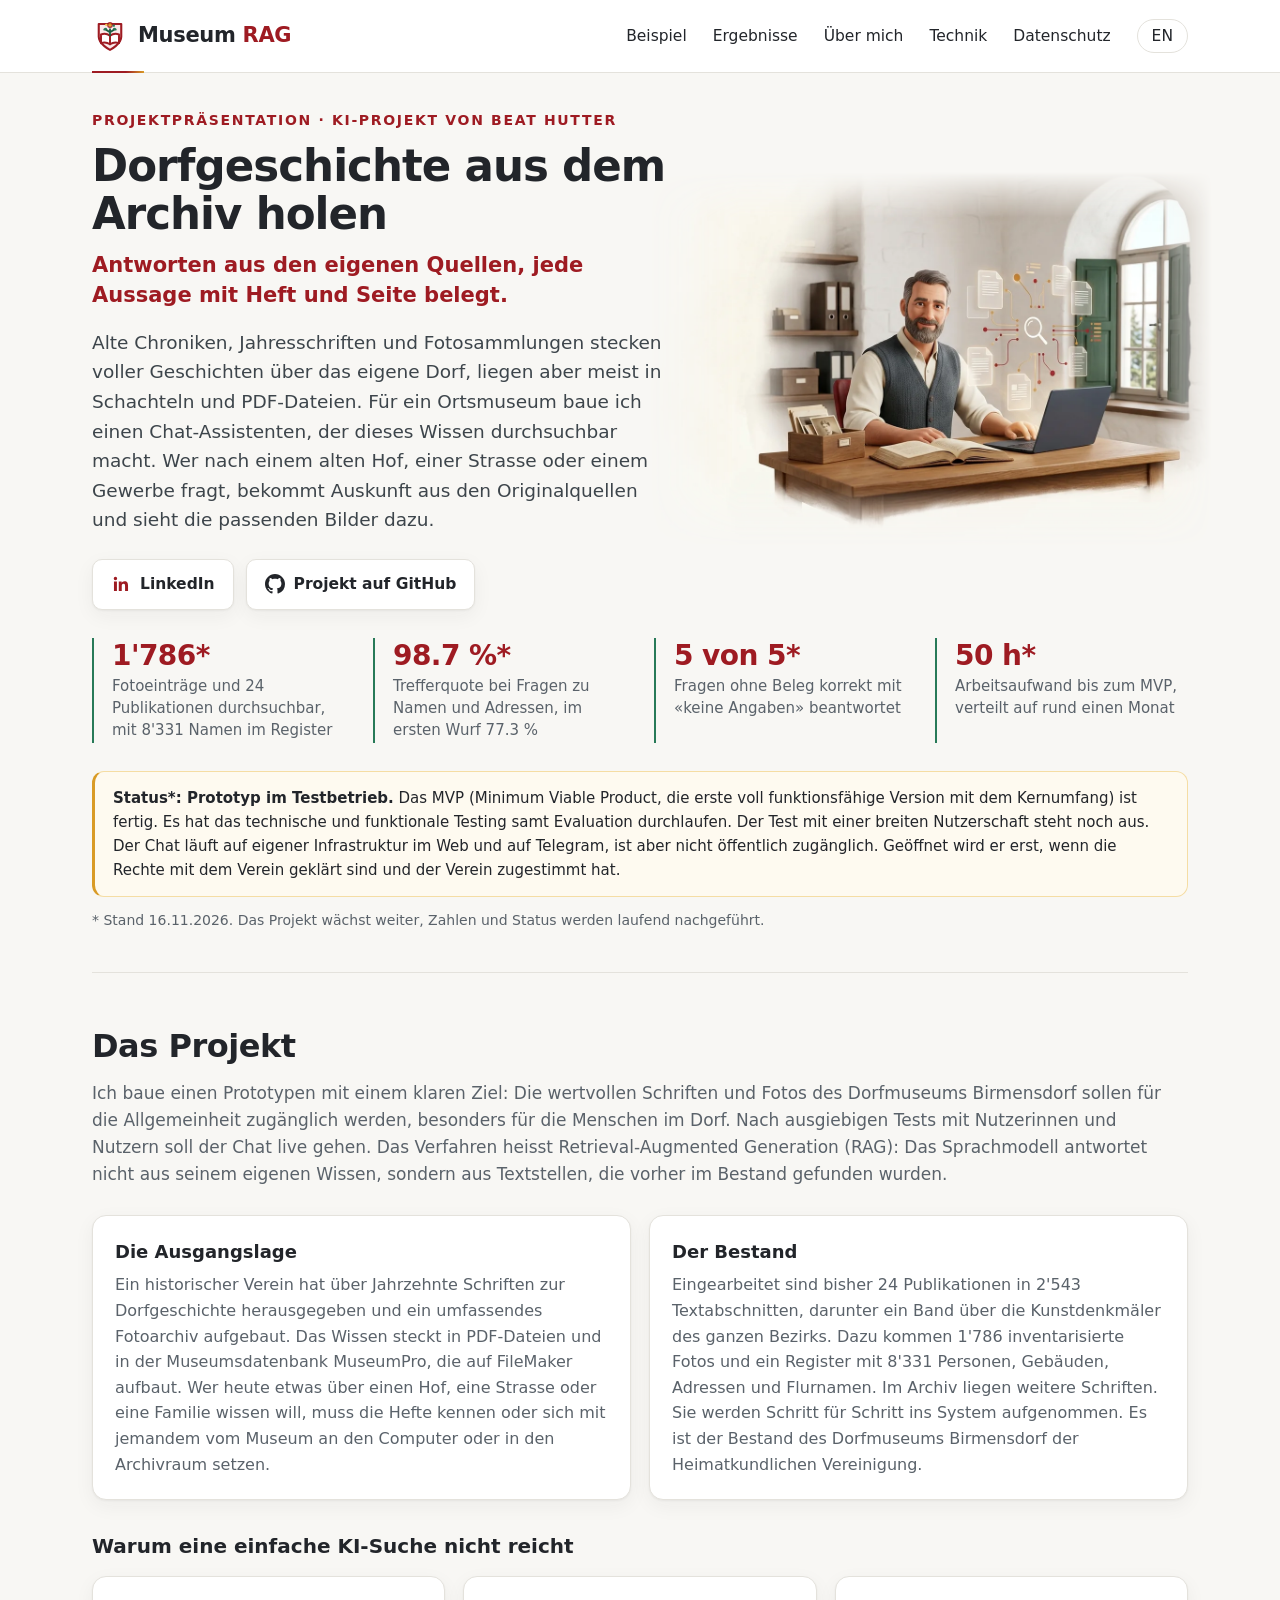
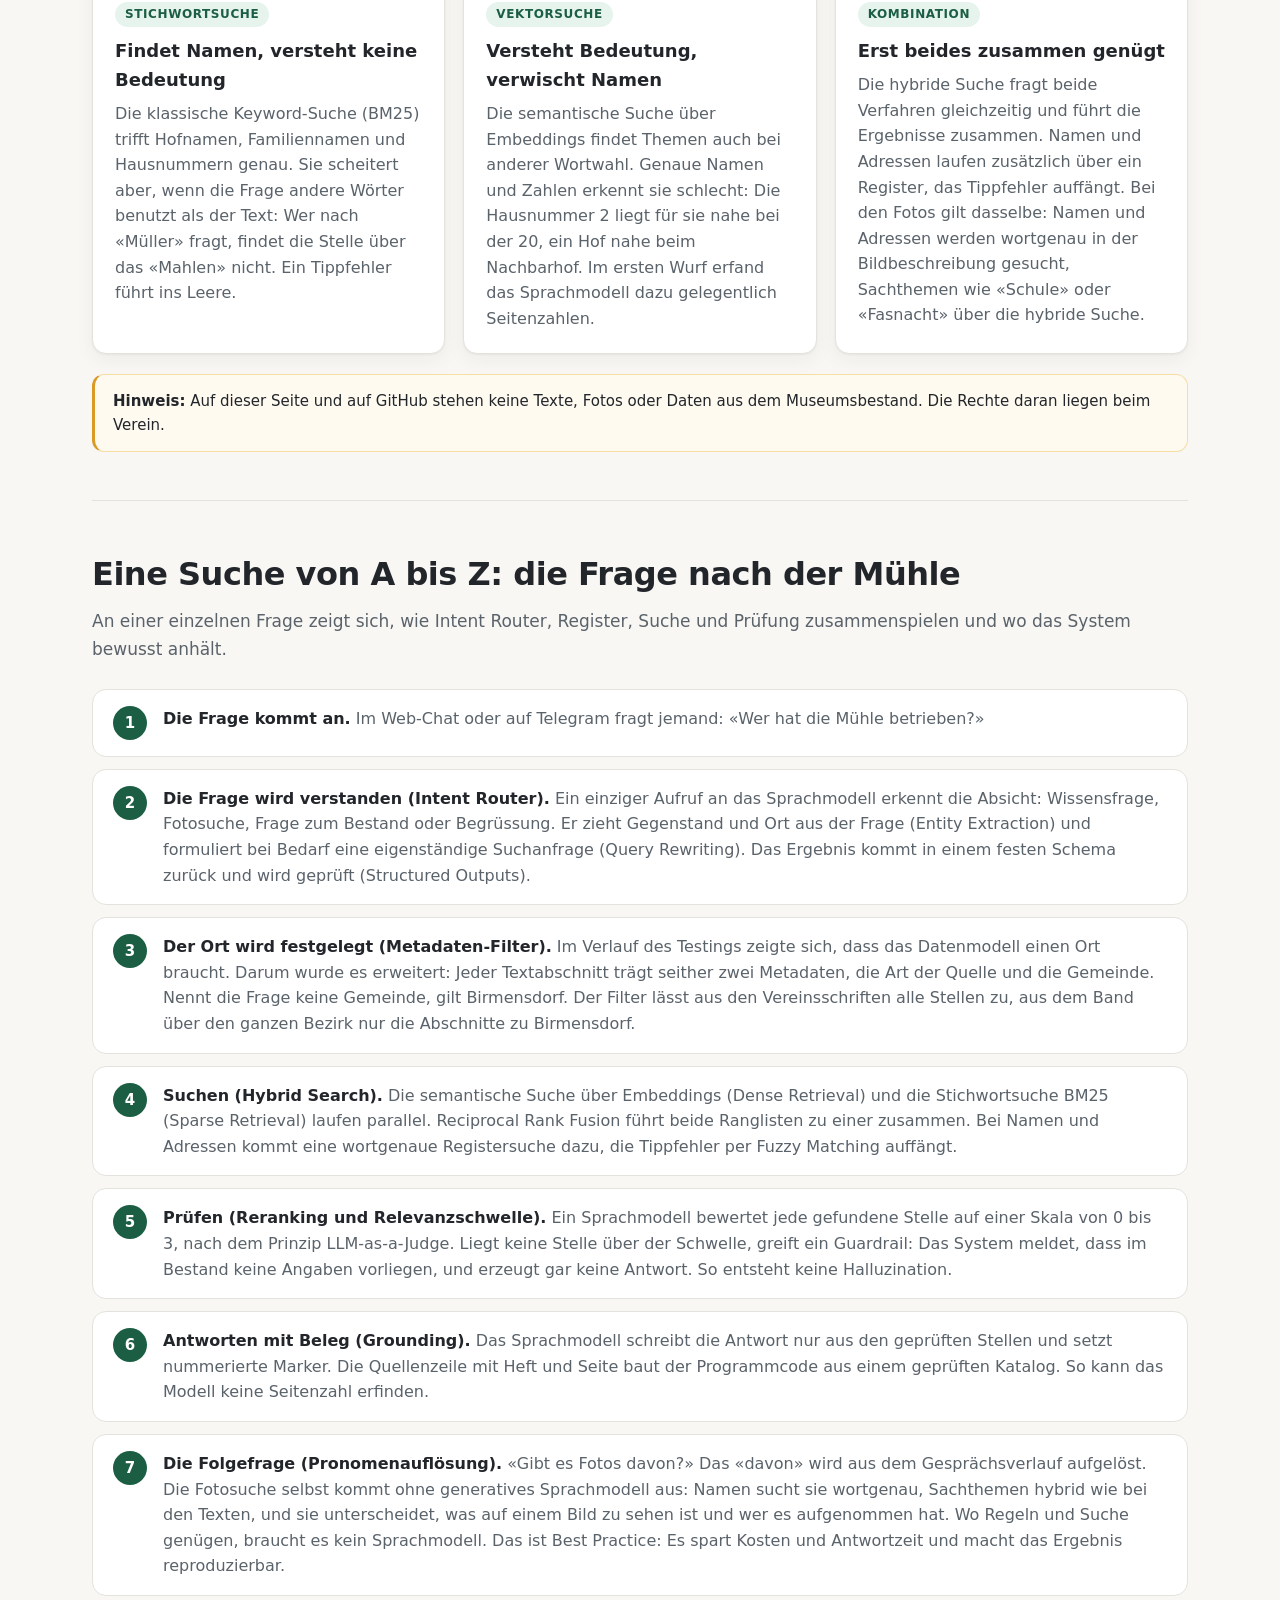
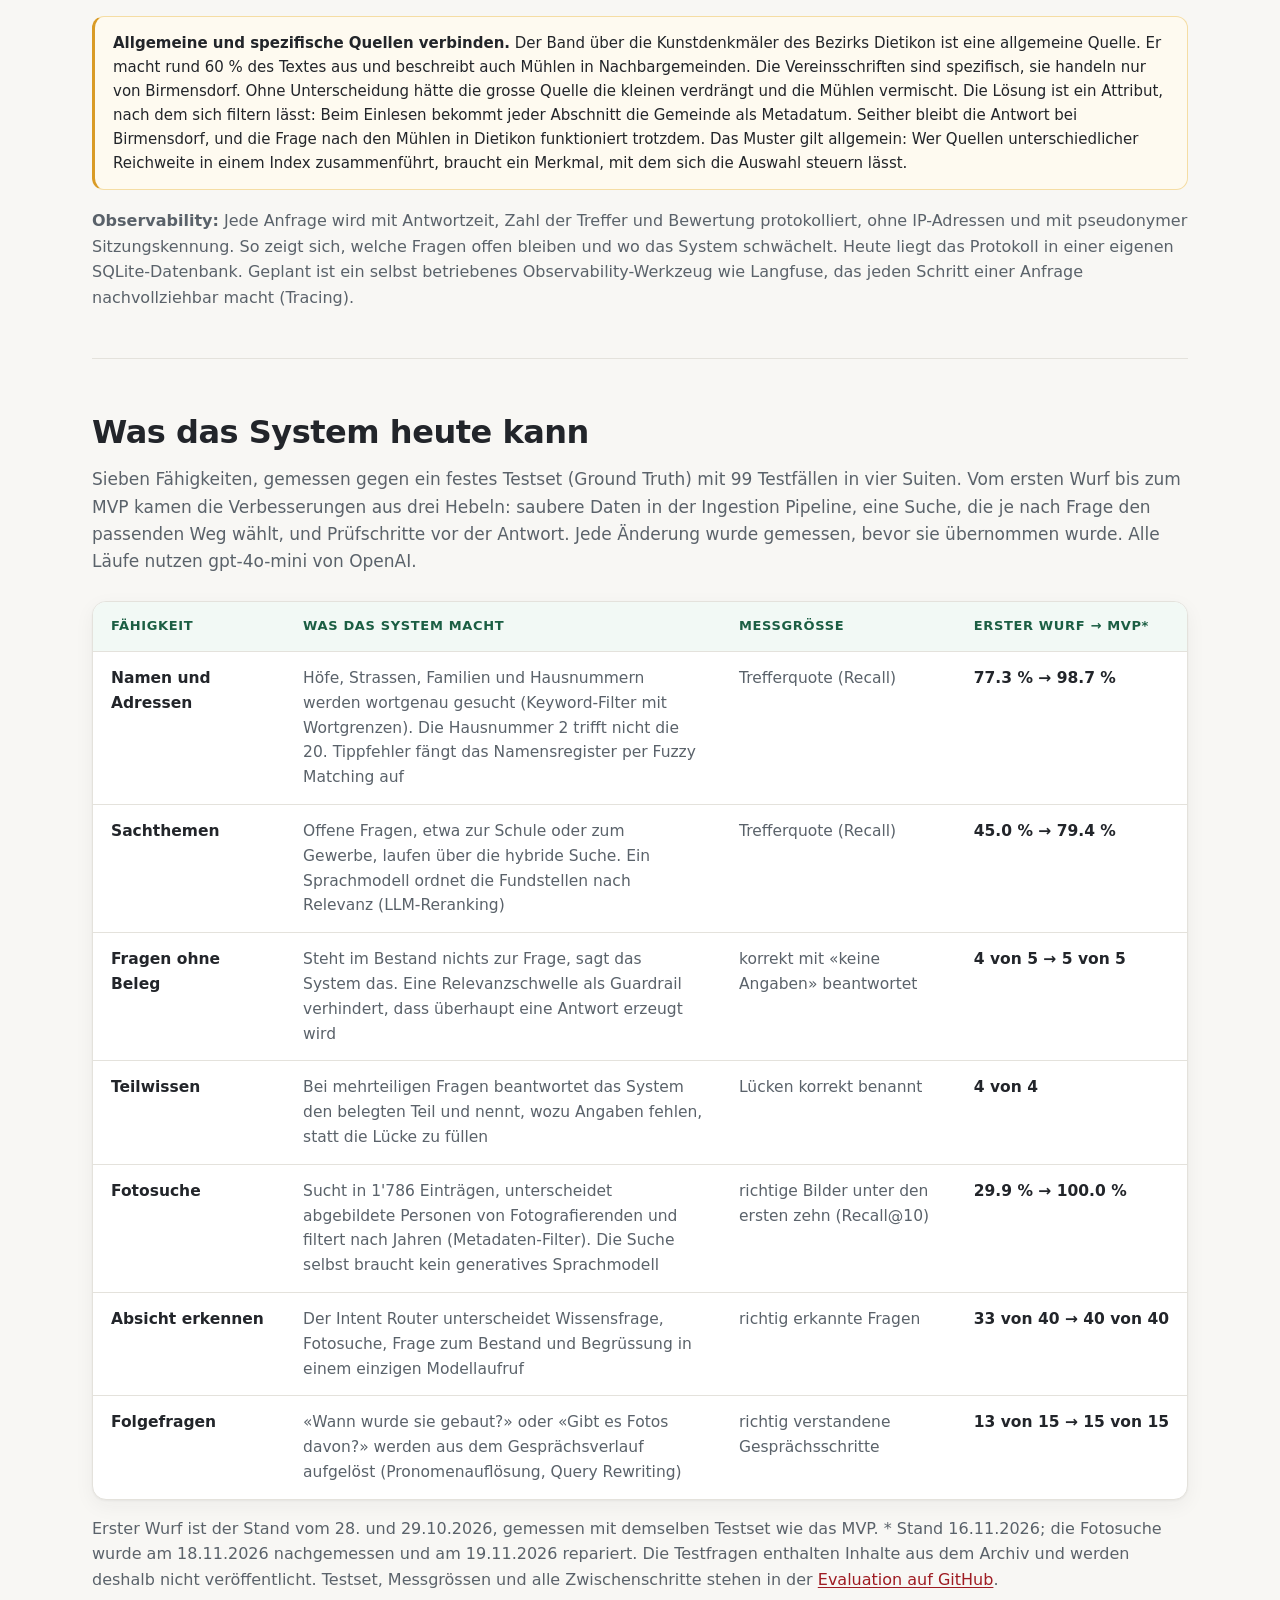
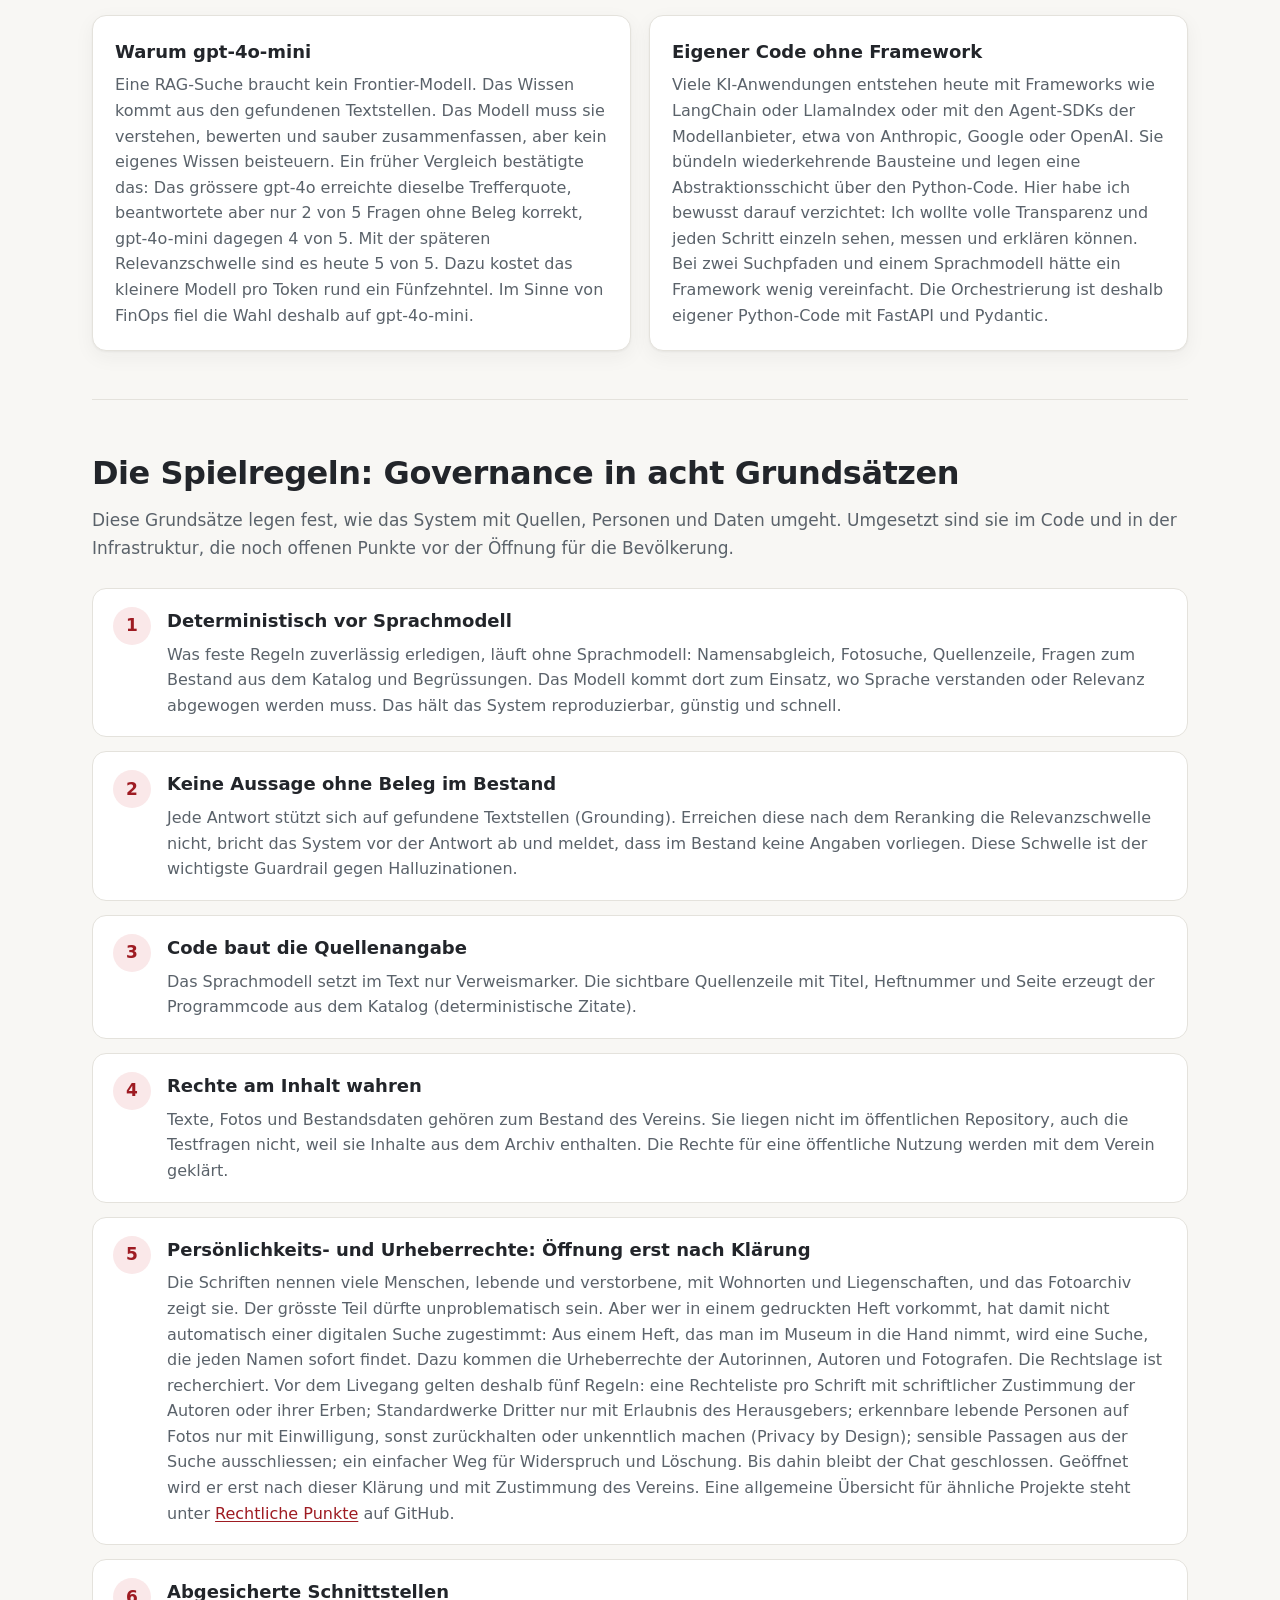
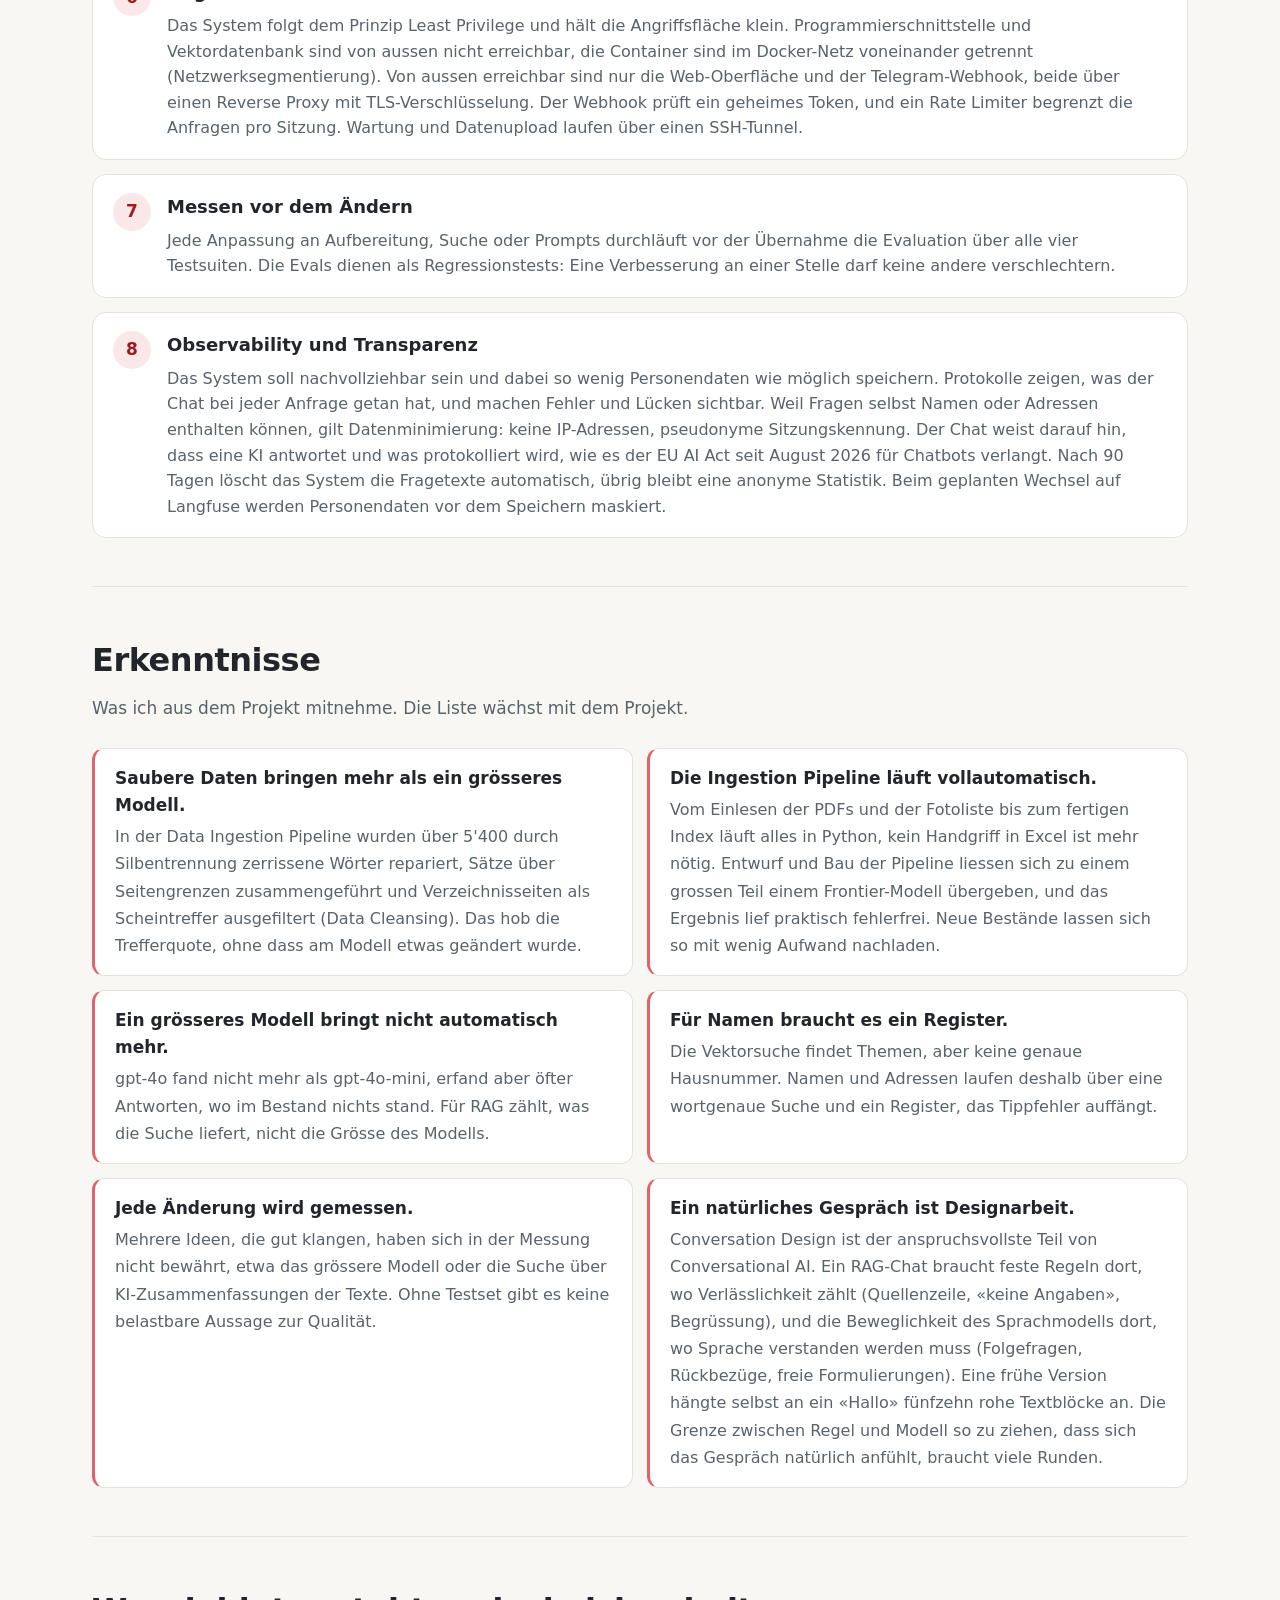
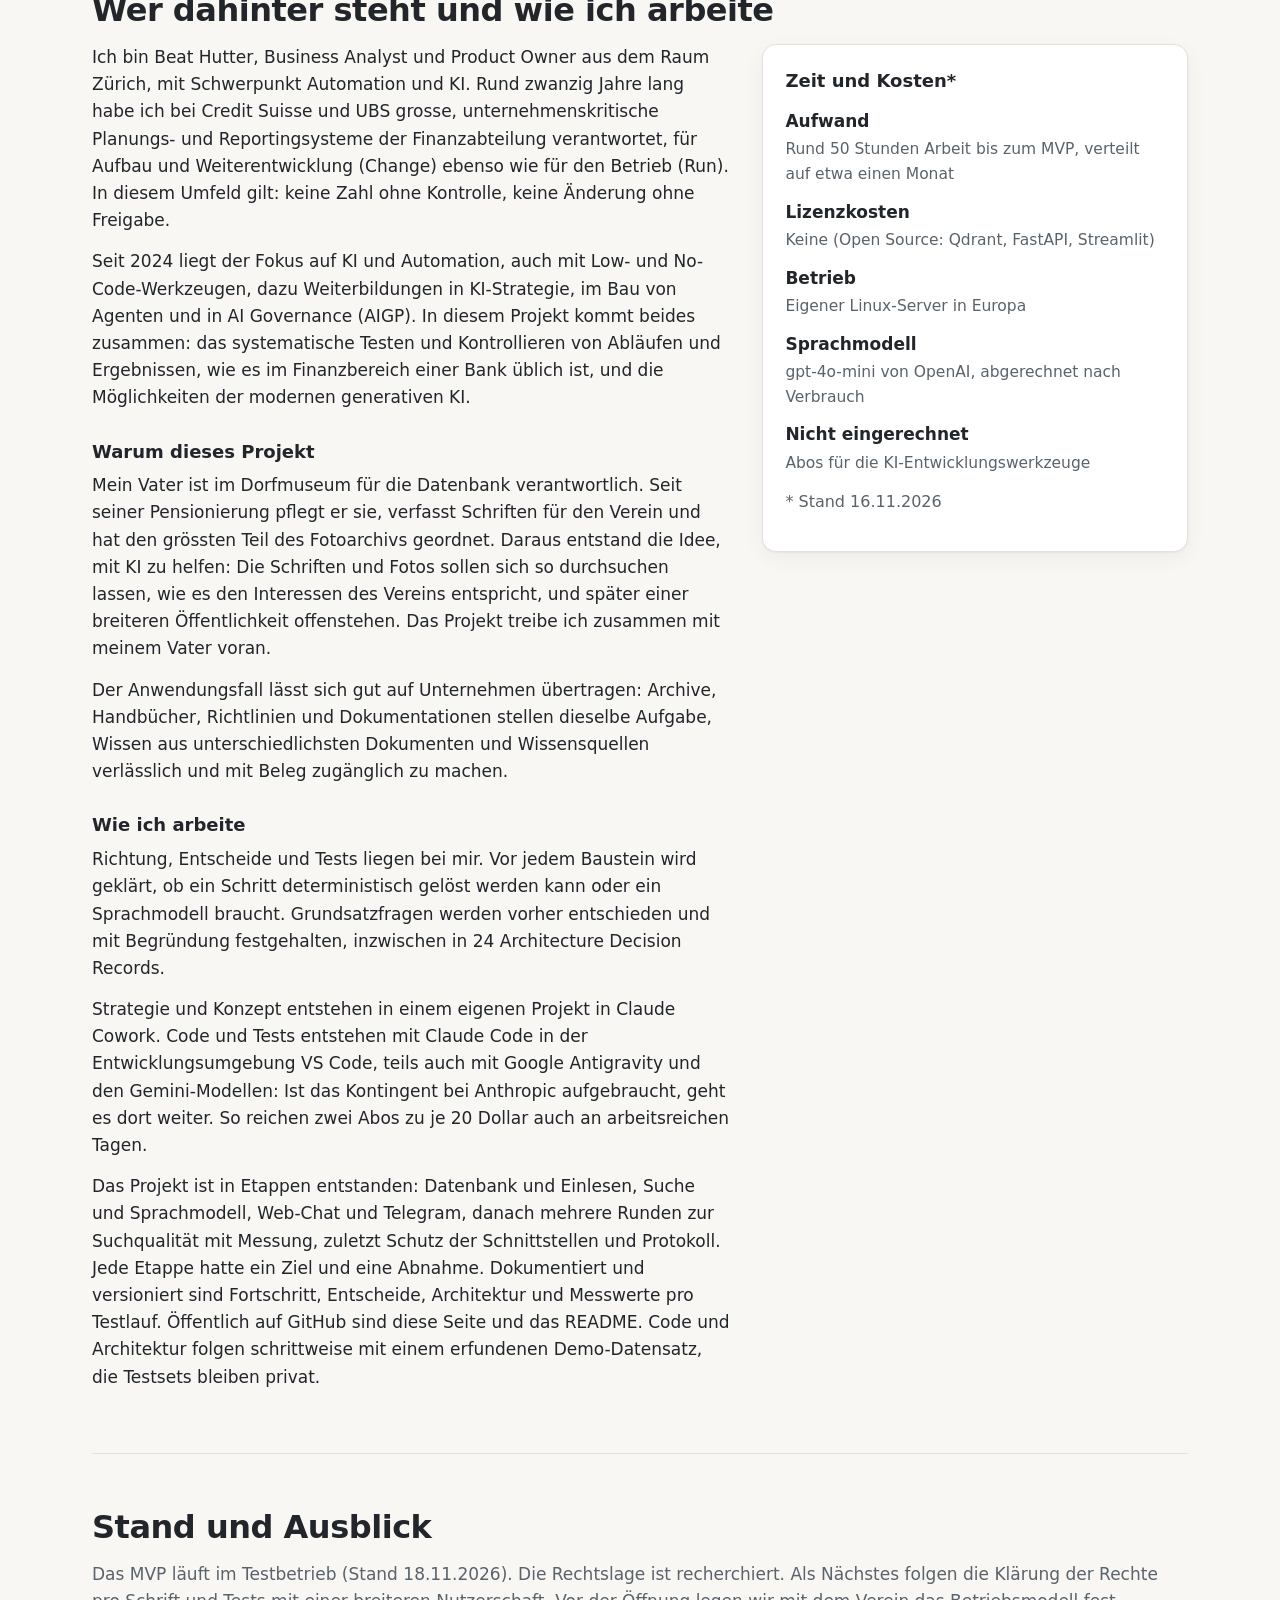
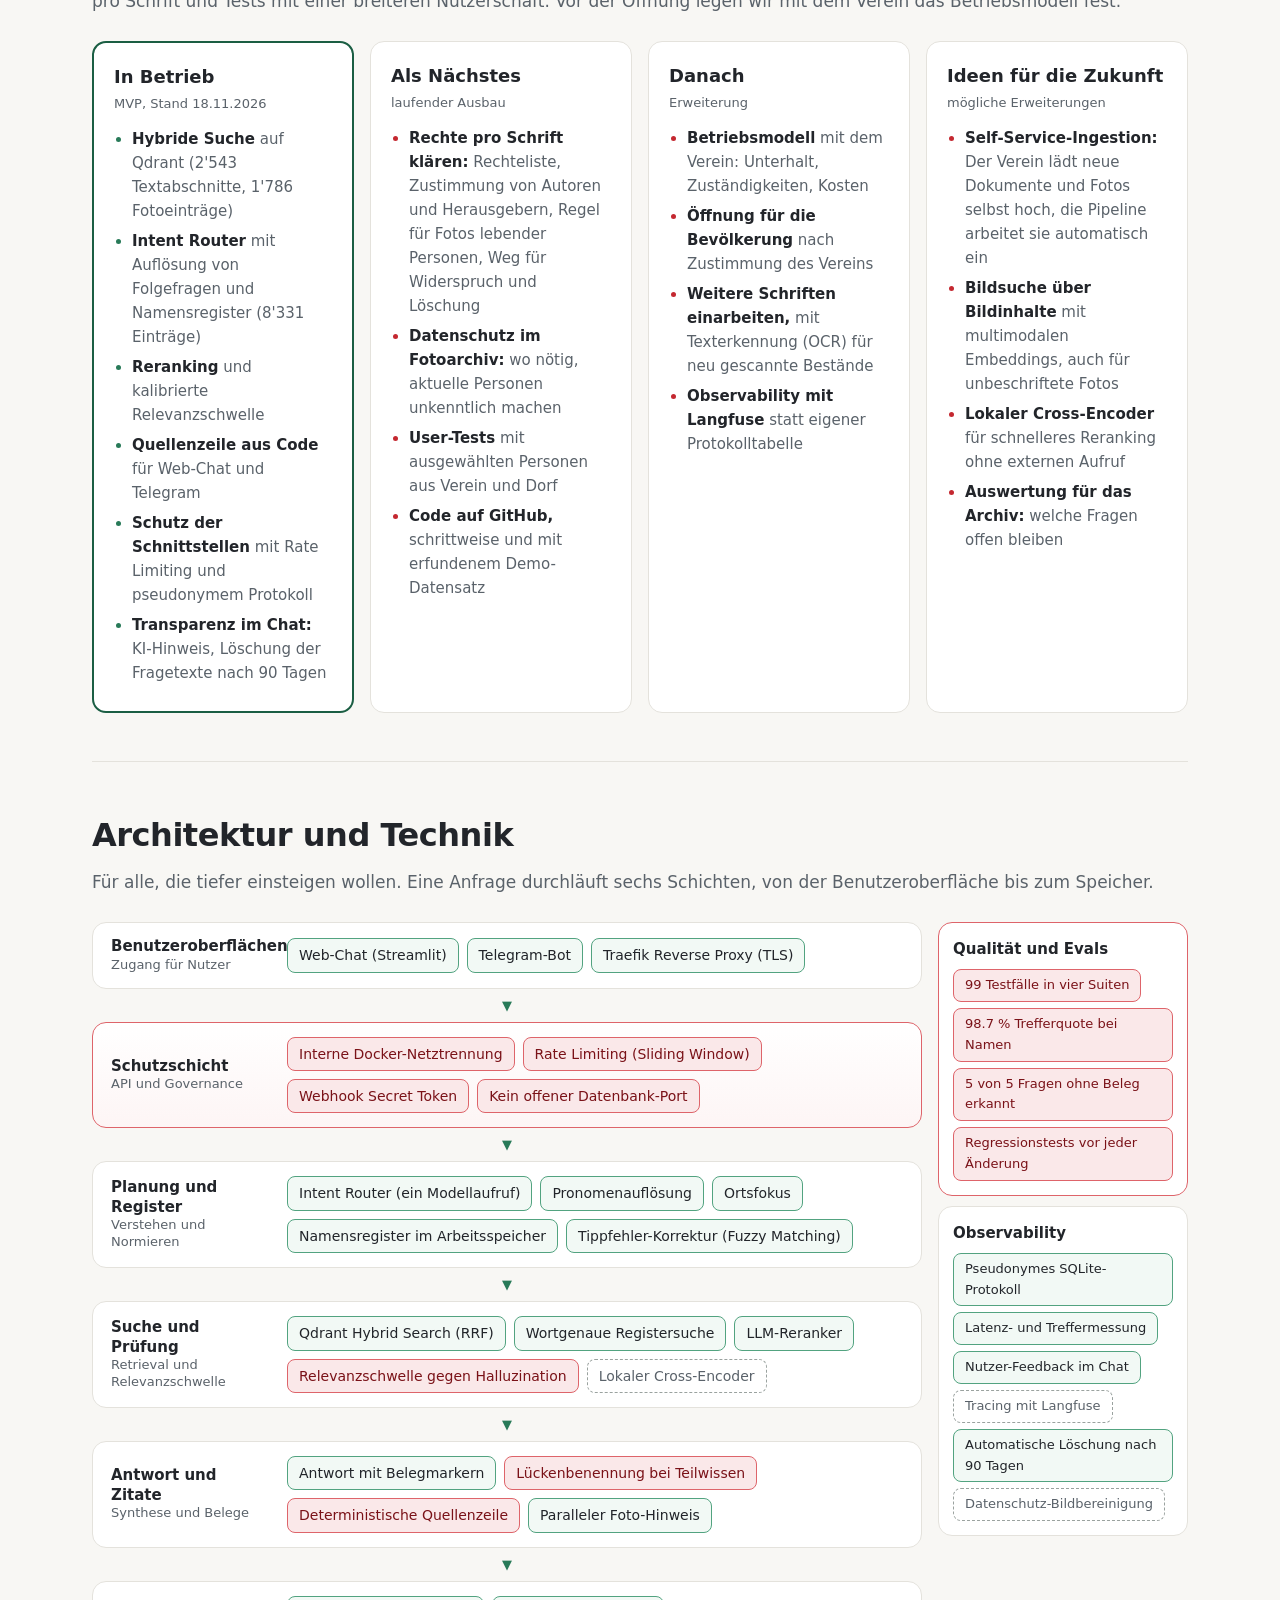
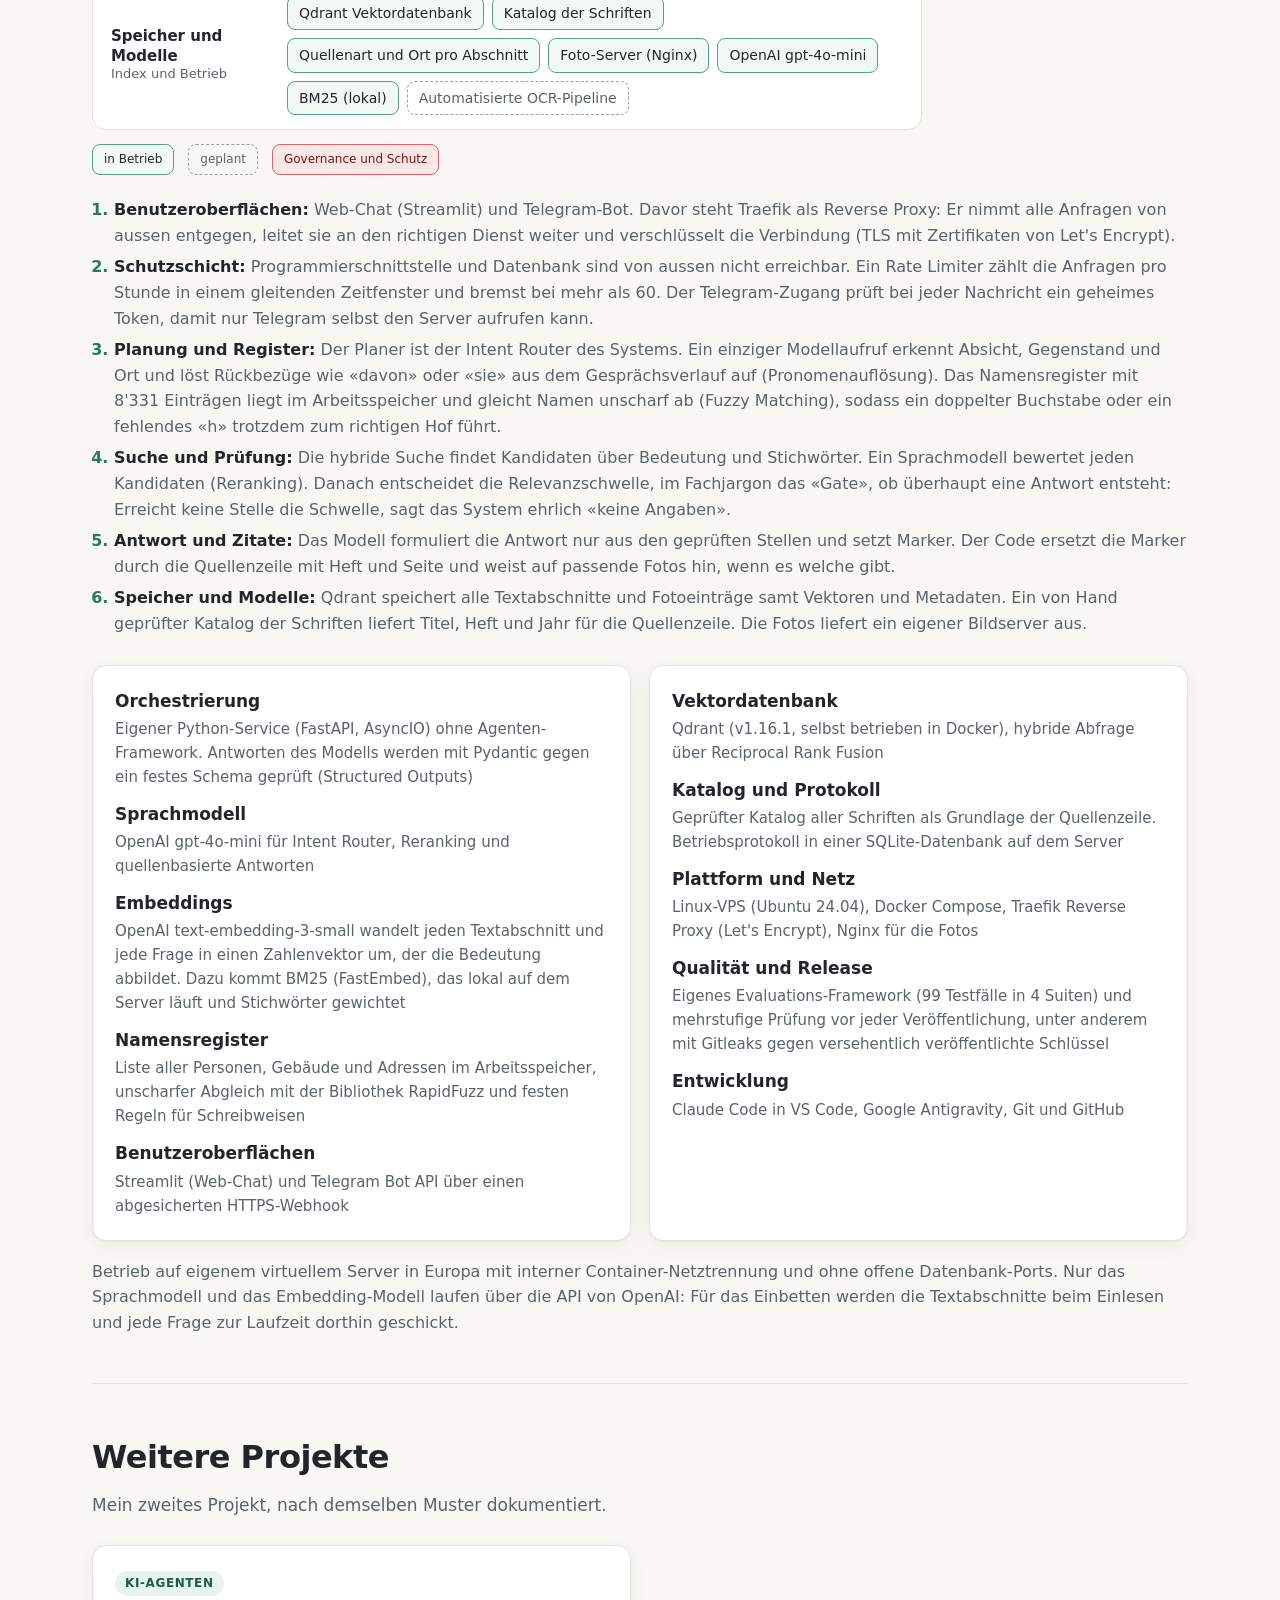
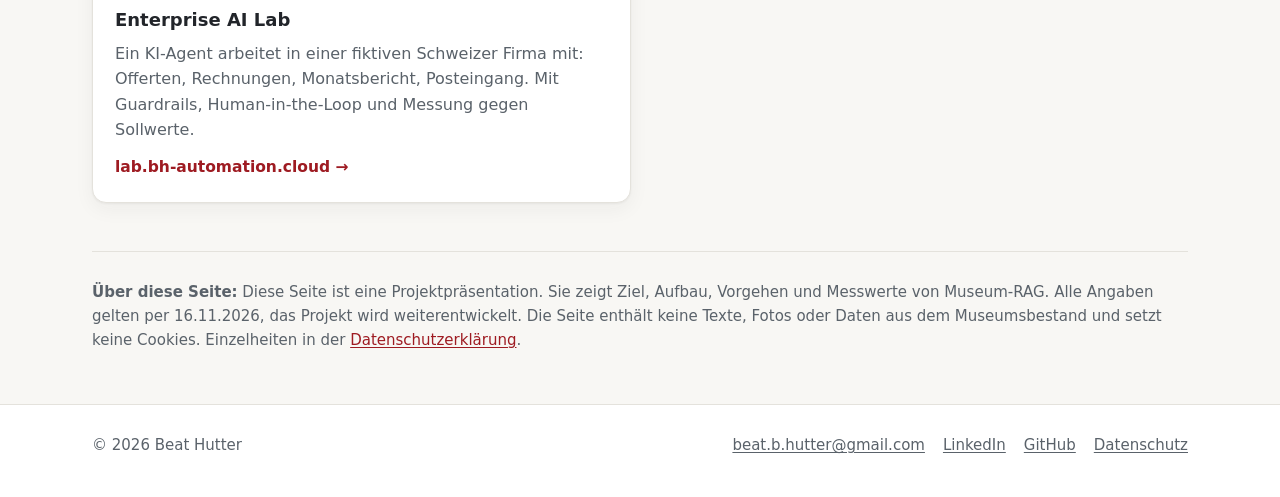
<file: docs/index.html>
<!doctype html>
<html lang="de">
<head>
  <meta charset="utf-8">
  <meta name="viewport" content="width=device-width, initial-scale=1">
  <title>Museum-RAG – Beat Hutter</title>
  <meta name="description" content="Projektpräsentation: ein Chat-Assistent für ein Ortsmuseum, der Fragen zur Dorfgeschichte aus den eigenen Schriften beantwortet, jede Aussage mit Heft und Seite belegt und passende Fotos findet. Ein KI-Projekt von Beat Hutter.">
  <link rel="alternate" hreflang="en" href="en/">
  <link rel="stylesheet" href="style.css">
  <link rel="icon" href="assets/logo-rag.svg" type="image/svg+xml">
</head>
<body>
<header class="top">
  <div class="wrap">
    <a class="brand" href="./"><img src="assets/logo-rag.svg" alt="" width="36" height="36"><span>Museum <span class="wm-ai">RAG</span></span></a>
    <nav class="top-nav" aria-label="Hauptnavigation">
      <a class="hide-sm" href="#beispiel">Beispiel</a>
      <a class="hide-sm" href="#ergebnisse">Ergebnisse</a>
      <a class="hide-sm" href="#ueber-mich">Über mich</a>
      <a class="hide-sm" href="#technik">Technik</a>
      <a href="datenschutz.html">Datenschutz</a>
      <a class="lang" href="en/" hreflang="en" lang="en">EN</a>
    </nav>
  </div>
</header>

<main>
  <div class="wrap">
    <section class="hero">
      <div class="hero-grid">
      <div class="hero-text">
      <p class="eyebrow">Projektpräsentation · KI-Projekt von Beat Hutter</p>
      <h1>Dorfgeschichte aus dem Archiv holen</h1>
      <p class="subline">Antworten aus den eigenen Quellen, jede Aussage mit Heft und Seite belegt.</p>
      <p class="lead">Alte Chroniken, Jahresschriften und Fotosammlungen stecken voller Geschichten über das eigene Dorf, liegen aber meist in Schachteln und PDF-Dateien. Für ein Ortsmuseum baue ich einen Chat-Assistenten, der dieses Wissen durchsuchbar macht. Wer nach einem alten Hof, einer Strasse oder einem Gewerbe fragt, bekommt Auskunft aus den Originalquellen und sieht die passenden Bilder dazu.</p>
      <div class="actions">
        <a class="btn primary" href="https://www.linkedin.com/in/beat-hutter-2687414b/" target="_blank" rel="noopener"><svg class="in" viewBox="0 0 24 24" fill="currentColor" aria-hidden="true"><path d="M20.45 20.45h-3.56v-5.57c0-1.33-.02-3.04-1.85-3.04-1.85 0-2.14 1.45-2.14 2.94v5.67H9.34V9h3.41v1.56h.05c.48-.9 1.64-1.85 3.37-1.85 3.6 0 4.27 2.37 4.27 5.46v6.28zM5.34 7.43a2.06 2.06 0 1 1 0-4.13 2.06 2.06 0 0 1 0 4.13zM7.12 20.45H3.56V9h3.56v11.45z"/></svg>LinkedIn</a>
        <a class="btn soft" href="https://github.com/BeatHutter/museum-hybrid-rag" target="_blank" rel="noopener"><svg viewBox="0 0 16 16" fill="currentColor" aria-hidden="true"><path d="M8 0C3.58 0 0 3.58 0 8c0 3.54 2.29 6.53 5.47 7.59.4.07.55-.17.55-.38 0-.19-.01-.82-.01-1.49-2.01.37-2.53-.49-2.69-.94-.09-.23-.48-.94-.82-1.13-.28-.15-.68-.52-.01-.53.63-.01 1.08.58 1.23.82.72 1.21 1.87.87 2.33.66.07-.52.28-.87.51-1.07-1.78-.2-3.64-.89-3.64-3.95 0-.87.31-1.59.82-2.15-.08-.2-.36-1.02.08-2.12 0 0 .67-.21 2.2.82.64-.18 1.32-.27 2-.27.68 0 1.36.09 2 .27 1.53-1.04 2.2-.82 2.2-.82.44 1.1.16 1.92.08 2.12.51.56.82 1.27.82 2.15 0 3.07-1.87 3.75-3.65 3.95.29.25.54.73.54 1.48 0 1.07-.01 1.93-.01 2.2 0 .21.15.46.55.38A8.01 8.01 0 0 0 16 8c0-4.42-3.58-8-8-8z"/></svg>Projekt auf GitHub</a>
      </div>
      </div>
      <figure class="hero-art">
        <img src="assets/hero-rag.webp" srcset="assets/hero-rag-1200.webp 1200w, assets/hero-rag.webp 1800w" sizes="(max-width: 960px) 100vw, 620px" width="1800" height="1200" alt="Illustration: Ein bärtiger Archivar arbeitet an einem Holztisch in einem hellen historischen Museumsarchiv mit grünen Fensterläden. Vor ihm liegen eine alte Chronik, historische Fotografien und ein Laptop, über dem vernetzte Dokumentenkarten und Vektorknoten in Rot, Grün und Goldgelb schweben." fetchpriority="high">
      </figure>
      </div>
      <div class="kpis">
        <div class="kpi"><strong>1'786*</strong><span>Fotoeinträge und 24 Publikationen durchsuchbar, mit 8'331 Namen im Register</span></div>
        <div class="kpi"><strong>98.7&nbsp;%*</strong><span>Trefferquote bei Fragen zu Namen und Adressen, im ersten Wurf 77.3&nbsp;%</span></div>
        <div class="kpi"><strong>5 von 5*</strong><span>Fragen ohne Beleg korrekt mit «keine Angaben» beantwortet</span></div>
        <div class="kpi"><strong>50 h*</strong><span>Arbeitsaufwand bis zum MVP, verteilt auf rund einen Monat</span></div>
      </div>
      <p class="notice"><strong>Status*: Prototyp im Testbetrieb.</strong> Das MVP (Minimum Viable Product, die erste voll funktionsfähige Version mit dem Kernumfang) ist fertig. Es hat das technische und funktionale Testing samt Evaluation durchlaufen. Der Test mit einer breiten Nutzerschaft steht noch aus. Der Chat läuft auf eigener Infrastruktur im Web und auf Telegram, ist aber nicht öffentlich zugänglich. Geöffnet wird er erst, wenn die Rechte mit dem Verein geklärt sind und der Verein zugestimmt hat.</p>
      <p class="asof">* Stand 16.11.2026. Das Projekt wächst weiter, Zahlen und Status werden laufend nachgeführt.</p>
    </section>

    <section id="projekt">
      <h2>Das Projekt</h2>
      <p class="section-lead">Ich baue einen Prototypen mit einem klaren Ziel: Die wertvollen Schriften und Fotos des Dorfmuseums Birmensdorf sollen für die Allgemeinheit zugänglich werden, besonders für die Menschen im Dorf. Nach ausgiebigen Tests mit Nutzerinnen und Nutzern soll der Chat live gehen. Das Verfahren heisst Retrieval-Augmented Generation (RAG): Das Sprachmodell antwortet nicht aus seinem eigenen Wissen, sondern aus Textstellen, die vorher im Bestand gefunden wurden.</p>
      <div class="grid two">
        <div class="card">
          <h3>Die Ausgangslage</h3>
          <p>Ein historischer Verein hat über Jahrzehnte Schriften zur Dorfgeschichte herausgegeben und ein umfassendes Fotoarchiv aufgebaut. Das Wissen steckt in PDF-Dateien und in der Museumsdatenbank MuseumPro, die auf FileMaker aufbaut. Wer heute etwas über einen Hof, eine Strasse oder eine Familie wissen will, muss die Hefte kennen oder sich mit jemandem vom Museum an den Computer oder in den Archivraum setzen.</p>
        </div>
        <div class="card">
          <h3>Der Bestand</h3>
          <p>Eingearbeitet sind bisher 24 Publikationen in 2'543 Textabschnitten, darunter ein Band über die Kunstdenkmäler des ganzen Bezirks. Dazu kommen 1'786 inventarisierte Fotos und ein Register mit 8'331 Personen, Gebäuden, Adressen und Flurnamen. Im Archiv liegen weitere Schriften. Sie werden Schritt für Schritt ins System aufgenommen. Es ist der Bestand des Dorfmuseums Birmensdorf der Heimatkundlichen Vereinigung.</p>
        </div>
      </div>
      <h3 class="sub">Warum eine einfache KI-Suche nicht reicht</h3>
      <div class="grid">
        <div class="card">
          <span class="tag">Stichwortsuche</span>
          <h3>Findet Namen, versteht keine Bedeutung</h3>
          <p>Die klassische Keyword-Suche (BM25) trifft Hofnamen, Familiennamen und Hausnummern genau. Sie scheitert aber, wenn die Frage andere Wörter benutzt als der Text: Wer nach «Müller» fragt, findet die Stelle über das «Mahlen» nicht. Ein Tippfehler führt ins Leere.</p>
        </div>
        <div class="card">
          <span class="tag">Vektorsuche</span>
          <h3>Versteht Bedeutung, verwischt Namen</h3>
          <p>Die semantische Suche über Embeddings findet Themen auch bei anderer Wortwahl. Genaue Namen und Zahlen erkennt sie schlecht: Die Hausnummer 2 liegt für sie nahe bei der 20, ein Hof nahe beim Nachbarhof. Im ersten Wurf erfand das Sprachmodell dazu gelegentlich Seitenzahlen.</p>
        </div>
        <div class="card">
          <span class="tag">Kombination</span>
          <h3>Erst beides zusammen genügt</h3>
          <p>Die hybride Suche fragt beide Verfahren gleichzeitig und führt die Ergebnisse zusammen. Namen und Adressen laufen zusätzlich über ein Register, das Tippfehler auffängt. Bei den Fotos gilt dasselbe: Namen und Adressen werden wortgenau in der Bildbeschreibung gesucht, Sachthemen wie «Schule» oder «Fasnacht» über die hybride Suche.</p>
        </div>
      </div>
      <p class="notice"><strong>Hinweis:</strong> Auf dieser Seite und auf GitHub stehen keine Texte, Fotos oder Daten aus dem Museumsbestand. Die Rechte daran liegen beim Verein.</p>
    </section>

    <section id="beispiel">
      <h2>Eine Suche von A bis Z: die Frage nach der Mühle</h2>
      <p class="section-lead">An einer einzelnen Frage zeigt sich, wie Intent Router, Register, Suche und Prüfung zusammenspielen und wo das System bewusst anhält.</p>
      <ol class="steps">
        <li><p><strong>Die Frage kommt an.</strong> Im Web-Chat oder auf Telegram fragt jemand: «Wer hat die Mühle betrieben?»</p></li>
        <li><p><strong>Die Frage wird verstanden (Intent Router).</strong> Ein einziger Aufruf an das Sprachmodell erkennt die Absicht: Wissensfrage, Fotosuche, Frage zum Bestand oder Begrüssung. Er zieht Gegenstand und Ort aus der Frage (Entity Extraction) und formuliert bei Bedarf eine eigenständige Suchanfrage (Query Rewriting). Das Ergebnis kommt in einem festen Schema zurück und wird geprüft (Structured Outputs).</p></li>
        <li><p><strong>Der Ort wird festgelegt (Metadaten-Filter).</strong> Im Verlauf des Testings zeigte sich, dass das Datenmodell einen Ort braucht. Darum wurde es erweitert: Jeder Textabschnitt trägt seither zwei Metadaten, die Art der Quelle und die Gemeinde. Nennt die Frage keine Gemeinde, gilt Birmensdorf. Der Filter lässt aus den Vereinsschriften alle Stellen zu, aus dem Band über den ganzen Bezirk nur die Abschnitte zu Birmensdorf.</p></li>
        <li><p><strong>Suchen (Hybrid Search).</strong> Die semantische Suche über Embeddings (Dense Retrieval) und die Stichwortsuche BM25 (Sparse Retrieval) laufen parallel. Reciprocal Rank Fusion führt beide Ranglisten zu einer zusammen. Bei Namen und Adressen kommt eine wortgenaue Registersuche dazu, die Tippfehler per Fuzzy Matching auffängt.</p></li>
        <li><p><strong>Prüfen (Reranking und Relevanzschwelle).</strong> Ein Sprachmodell bewertet jede gefundene Stelle auf einer Skala von 0 bis 3, nach dem Prinzip LLM-as-a-Judge. Liegt keine Stelle über der Schwelle, greift ein Guardrail: Das System meldet, dass im Bestand keine Angaben vorliegen, und erzeugt gar keine Antwort. So entsteht keine Halluzination.</p></li>
        <li><p><strong>Antworten mit Beleg (Grounding).</strong> Das Sprachmodell schreibt die Antwort nur aus den geprüften Stellen und setzt nummerierte Marker. Die Quellenzeile mit Heft und Seite baut der Programmcode aus einem geprüften Katalog. So kann das Modell keine Seitenzahl erfinden.</p></li>
        <li><p><strong>Die Folgefrage (Pronomenauflösung).</strong> «Gibt es Fotos davon?» Das «davon» wird aus dem Gesprächsverlauf aufgelöst. Die Fotosuche selbst kommt ohne generatives Sprachmodell aus: Namen sucht sie wortgenau, Sachthemen hybrid wie bei den Texten, und sie unterscheidet, was auf einem Bild zu sehen ist und wer es aufgenommen hat. Wo Regeln und Suche genügen, braucht es kein Sprachmodell. Das ist Best Practice: Es spart Kosten und Antwortzeit und macht das Ergebnis reproduzierbar.</p></li>
      </ol>
      <p class="notice trap"><strong>Allgemeine und spezifische Quellen verbinden.</strong> Der Band über die Kunstdenkmäler des Bezirks Dietikon ist eine allgemeine Quelle. Er macht rund 60&nbsp;% des Textes aus und beschreibt auch Mühlen in Nachbargemeinden. Die Vereinsschriften sind spezifisch, sie handeln nur von Birmensdorf. Ohne Unterscheidung hätte die grosse Quelle die kleinen verdrängt und die Mühlen vermischt. Die Lösung ist ein Attribut, nach dem sich filtern lässt: Beim Einlesen bekommt jeder Abschnitt die Gemeinde als Metadatum. Seither bleibt die Antwort bei Birmensdorf, und die Frage nach den Mühlen in Dietikon funktioniert trotzdem. Das Muster gilt allgemein: Wer Quellen unterschiedlicher Reichweite in einem Index zusammenführt, braucht ein Merkmal, mit dem sich die Auswahl steuern lässt.</p>
      <p class="facts-line"><strong>Observability:</strong> Jede Anfrage wird mit Antwortzeit, Zahl der Treffer und Bewertung protokolliert, ohne IP-Adressen und mit pseudonymer Sitzungskennung. So zeigt sich, welche Fragen offen bleiben und wo das System schwächelt. Heute liegt das Protokoll in einer eigenen SQLite-Datenbank. Geplant ist ein selbst betriebenes Observability-Werkzeug wie Langfuse, das jeden Schritt einer Anfrage nachvollziehbar macht (Tracing).</p>
    </section>

    <section id="ergebnisse">
      <h2>Was das System heute kann</h2>
      <p class="section-lead">Sieben Fähigkeiten, gemessen gegen ein festes Testset (Ground Truth) mit 99 Testfällen in vier Suiten. Vom ersten Wurf bis zum MVP kamen die Verbesserungen aus drei Hebeln: saubere Daten in der Ingestion Pipeline, eine Suche, die je nach Frage den passenden Weg wählt, und Prüfschritte vor der Antwort. Jede Änderung wurde gemessen, bevor sie übernommen wurde. Alle Läufe nutzen gpt-4o-mini von OpenAI.</p>
      <div class="table-wrap">
        <table class="results">
          <thead><tr><th scope="col">Fähigkeit</th><th scope="col">Was das System macht</th><th scope="col">Messgrösse</th><th scope="col">Erster Wurf → MVP*</th></tr></thead>
          <tbody>
            <tr><td>Namen und Adressen</td><td data-label="Was das System macht">Höfe, Strassen, Familien und Hausnummern werden wortgenau gesucht (Keyword-Filter mit Wortgrenzen). Die Hausnummer 2 trifft nicht die 20. Tippfehler fängt das Namensregister per Fuzzy Matching auf</td><td data-label="Messgrösse">Trefferquote (Recall)</td><td class="cost" data-label="Erster Wurf → MVP*">77.3&nbsp;% → 98.7&nbsp;%</td></tr>
            <tr><td>Sachthemen</td><td data-label="Was das System macht">Offene Fragen, etwa zur Schule oder zum Gewerbe, laufen über die hybride Suche. Ein Sprachmodell ordnet die Fundstellen nach Relevanz (LLM-Reranking)</td><td data-label="Messgrösse">Trefferquote (Recall)</td><td class="cost" data-label="Erster Wurf → MVP*">45.0&nbsp;% → 79.4&nbsp;%</td></tr>
            <tr><td>Fragen ohne Beleg</td><td data-label="Was das System macht">Steht im Bestand nichts zur Frage, sagt das System das. Eine Relevanzschwelle als Guardrail verhindert, dass überhaupt eine Antwort erzeugt wird</td><td data-label="Messgrösse">korrekt mit «keine Angaben» beantwortet</td><td class="cost" data-label="Erster Wurf → MVP*">4 von 5 → 5 von 5</td></tr>
            <tr><td>Teilwissen</td><td data-label="Was das System macht">Bei mehrteiligen Fragen beantwortet das System den belegten Teil und nennt, wozu Angaben fehlen, statt die Lücke zu füllen</td><td data-label="Messgrösse">Lücken korrekt benannt</td><td class="cost" data-label="Erster Wurf → MVP*">4 von 4</td></tr>
            <tr><td>Fotosuche</td><td data-label="Was das System macht">Sucht in 1'786 Einträgen, unterscheidet abgebildete Personen von Fotografierenden und filtert nach Jahren (Metadaten-Filter). Die Suche selbst braucht kein generatives Sprachmodell</td><td data-label="Messgrösse">richtige Bilder unter den ersten zehn (Recall@10)</td><td class="cost" data-label="Erster Wurf → MVP*">29.9&nbsp;% → 100.0&nbsp;%</td></tr>
            <tr><td>Absicht erkennen</td><td data-label="Was das System macht">Der Intent Router unterscheidet Wissensfrage, Fotosuche, Frage zum Bestand und Begrüssung in einem einzigen Modellaufruf</td><td data-label="Messgrösse">richtig erkannte Fragen</td><td class="cost" data-label="Erster Wurf → MVP*">33 von 40 → 40 von 40</td></tr>
            <tr><td>Folgefragen</td><td data-label="Was das System macht">«Wann wurde sie gebaut?» oder «Gibt es Fotos davon?» werden aus dem Gesprächsverlauf aufgelöst (Pronomenauflösung, Query Rewriting)</td><td data-label="Messgrösse">richtig verstandene Gesprächsschritte</td><td class="cost" data-label="Erster Wurf → MVP*">13 von 15 → 15 von 15</td></tr>
          </tbody>
        </table>
      </div>
      <p class="below-table">Erster Wurf ist der Stand vom 28. und 29.10.2026, gemessen mit demselben Testset wie das MVP. * Stand 16.11.2026; die Fotosuche wurde am 18.11.2026 nachgemessen und am 19.11.2026 repariert. Die Testfragen enthalten Inhalte aus dem Archiv und werden deshalb nicht veröffentlicht. Testset, Messgrössen und alle Zwischenschritte stehen in der <a href="https://github.com/BeatHutter/museum-hybrid-rag/blob/main/documentation/evaluation.md#deutsche-fassung" target="_blank" rel="noopener">Evaluation auf GitHub</a>.</p>
      <div class="grid two cost-cards">
        <div class="card">
          <h3>Warum gpt-4o-mini</h3>
          <p>Eine RAG-Suche braucht kein Frontier-Modell. Das Wissen kommt aus den gefundenen Textstellen. Das Modell muss sie verstehen, bewerten und sauber zusammenfassen, aber kein eigenes Wissen beisteuern. Ein früher Vergleich bestätigte das: Das grössere gpt-4o erreichte dieselbe Trefferquote, beantwortete aber nur 2 von 5 Fragen ohne Beleg korrekt, gpt-4o-mini dagegen 4 von 5. Mit der späteren Relevanzschwelle sind es heute 5 von 5. Dazu kostet das kleinere Modell pro Token rund ein Fünfzehntel. Im Sinne von FinOps fiel die Wahl deshalb auf gpt-4o-mini.</p>
        </div>
        <div class="card">
          <h3>Eigener Code ohne Framework</h3>
          <p>Viele KI-Anwendungen entstehen heute mit Frameworks wie LangChain oder LlamaIndex oder mit den Agent-SDKs der Modellanbieter, etwa von Anthropic, Google oder OpenAI. Sie bündeln wiederkehrende Bausteine und legen eine Abstraktionsschicht über den Python-Code. Hier habe ich bewusst darauf verzichtet: Ich wollte volle Transparenz und jeden Schritt einzeln sehen, messen und erklären können. Bei zwei Suchpfaden und einem Sprachmodell hätte ein Framework wenig vereinfacht. Die Orchestrierung ist deshalb eigener Python-Code mit FastAPI und Pydantic.</p>
        </div>
      </div>
    </section>

    <section id="spielregeln">
      <h2>Die Spielregeln: Governance in acht Grundsätzen</h2>
      <p class="section-lead">Diese Grundsätze legen fest, wie das System mit Quellen, Personen und Daten umgeht. Umgesetzt sind sie im Code und in der Infrastruktur, die noch offenen Punkte vor der Öffnung für die Bevölkerung.</p>
      <ol class="principles">
        <li><div><h3>Deterministisch vor Sprachmodell</h3><p>Was feste Regeln zuverlässig erledigen, läuft ohne Sprachmodell: Namensabgleich, Fotosuche, Quellenzeile, Fragen zum Bestand aus dem Katalog und Begrüssungen. Das Modell kommt dort zum Einsatz, wo Sprache verstanden oder Relevanz abgewogen werden muss. Das hält das System reproduzierbar, günstig und schnell.</p></div></li>
        <li><div><h3>Keine Aussage ohne Beleg im Bestand</h3><p>Jede Antwort stützt sich auf gefundene Textstellen (Grounding). Erreichen diese nach dem Reranking die Relevanzschwelle nicht, bricht das System vor der Antwort ab und meldet, dass im Bestand keine Angaben vorliegen. Diese Schwelle ist der wichtigste Guardrail gegen Halluzinationen.</p></div></li>
        <li><div><h3>Code baut die Quellenangabe</h3><p>Das Sprachmodell setzt im Text nur Verweismarker. Die sichtbare Quellenzeile mit Titel, Heftnummer und Seite erzeugt der Programmcode aus dem Katalog (deterministische Zitate).</p></div></li>
        <li><div><h3>Rechte am Inhalt wahren</h3><p>Texte, Fotos und Bestandsdaten gehören zum Bestand des Vereins. Sie liegen nicht im öffentlichen Repository, auch die Testfragen nicht, weil sie Inhalte aus dem Archiv enthalten. Die Rechte für eine öffentliche Nutzung werden mit dem Verein geklärt.</p></div></li>
        <li><div><h3>Persönlichkeits- und Urheberrechte: Öffnung erst nach Klärung</h3><p>Die Schriften nennen viele Menschen, lebende und verstorbene, mit Wohnorten und Liegenschaften, und das Fotoarchiv zeigt sie. Der grösste Teil dürfte unproblematisch sein. Aber wer in einem gedruckten Heft vorkommt, hat damit nicht automatisch einer digitalen Suche zugestimmt: Aus einem Heft, das man im Museum in die Hand nimmt, wird eine Suche, die jeden Namen sofort findet. Dazu kommen die Urheberrechte der Autorinnen, Autoren und Fotografen. Die Rechtslage ist recherchiert. Vor dem Livegang gelten deshalb fünf Regeln: eine Rechteliste pro Schrift mit schriftlicher Zustimmung der Autoren oder ihrer Erben; Standardwerke Dritter nur mit Erlaubnis des Herausgebers; erkennbare lebende Personen auf Fotos nur mit Einwilligung, sonst zurückhalten oder unkenntlich machen (Privacy by Design); sensible Passagen aus der Suche ausschliessen; ein einfacher Weg für Widerspruch und Löschung. Bis dahin bleibt der Chat geschlossen. Geöffnet wird er erst nach dieser Klärung und mit Zustimmung des Vereins. Eine allgemeine Übersicht für ähnliche Projekte steht unter <a href="https://github.com/BeatHutter/museum-hybrid-rag/blob/main/documentation/legal-considerations.md#deutsche-fassung" target="_blank" rel="noopener">Rechtliche Punkte</a> auf GitHub.</p></div></li>
        <li><div><h3>Abgesicherte Schnittstellen</h3><p>Das System folgt dem Prinzip Least Privilege und hält die Angriffsfläche klein. Programmierschnittstelle und Vektordatenbank sind von aussen nicht erreichbar, die Container sind im Docker-Netz voneinander getrennt (Netzwerksegmentierung). Von aussen erreichbar sind nur die Web-Oberfläche und der Telegram-Webhook, beide über einen Reverse Proxy mit TLS-Verschlüsselung. Der Webhook prüft ein geheimes Token, und ein Rate Limiter begrenzt die Anfragen pro Sitzung. Wartung und Datenupload laufen über einen SSH-Tunnel.</p></div></li>
        <li><div><h3>Messen vor dem Ändern</h3><p>Jede Anpassung an Aufbereitung, Suche oder Prompts durchläuft vor der Übernahme die Evaluation über alle vier Testsuiten. Die Evals dienen als Regressionstests: Eine Verbesserung an einer Stelle darf keine andere verschlechtern.</p></div></li>
        <li><div><h3>Observability und Transparenz</h3><p>Das System soll nachvollziehbar sein und dabei so wenig Personendaten wie möglich speichern. Protokolle zeigen, was der Chat bei jeder Anfrage getan hat, und machen Fehler und Lücken sichtbar. Weil Fragen selbst Namen oder Adressen enthalten können, gilt Datenminimierung: keine IP-Adressen, pseudonyme Sitzungskennung. Der Chat weist darauf hin, dass eine KI antwortet und was protokolliert wird, wie es der EU AI Act seit August 2026 für Chatbots verlangt. Nach 90 Tagen löscht das System die Fragetexte automatisch, übrig bleibt eine anonyme Statistik. Beim geplanten Wechsel auf Langfuse werden Personendaten vor dem Speichern maskiert.</p></div></li>
      </ol>
    </section>

    <section id="gelernt">
      <h2>Erkenntnisse</h2>
      <p class="section-lead">Was ich aus dem Projekt mitnehme. Die Liste wächst mit dem Projekt.</p>
      <ul class="lessons">
        <li><strong>Saubere Daten bringen mehr als ein grösseres Modell.</strong><span>In der Data Ingestion Pipeline wurden über 5'400 durch Silbentrennung zerrissene Wörter repariert, Sätze über Seitengrenzen zusammengeführt und Verzeichnisseiten als Scheintreffer ausgefiltert (Data Cleansing). Das hob die Trefferquote, ohne dass am Modell etwas geändert wurde.</span></li>
        <li><strong>Die Ingestion Pipeline läuft vollautomatisch.</strong><span>Vom Einlesen der PDFs und der Fotoliste bis zum fertigen Index läuft alles in Python, kein Handgriff in Excel ist mehr nötig. Entwurf und Bau der Pipeline liessen sich zu einem grossen Teil einem Frontier-Modell übergeben, und das Ergebnis lief praktisch fehlerfrei. Neue Bestände lassen sich so mit wenig Aufwand nachladen.</span></li>
        <li><strong>Ein grösseres Modell bringt nicht automatisch mehr.</strong><span>gpt-4o fand nicht mehr als gpt-4o-mini, erfand aber öfter Antworten, wo im Bestand nichts stand. Für RAG zählt, was die Suche liefert, nicht die Grösse des Modells.</span></li>
        <li><strong>Für Namen braucht es ein Register.</strong><span>Die Vektorsuche findet Themen, aber keine genaue Hausnummer. Namen und Adressen laufen deshalb über eine wortgenaue Suche und ein Register, das Tippfehler auffängt.</span></li>
        <li><strong>Jede Änderung wird gemessen.</strong><span>Mehrere Ideen, die gut klangen, haben sich in der Messung nicht bewährt, etwa das grössere Modell oder die Suche über KI-Zusammenfassungen der Texte. Ohne Testset gibt es keine belastbare Aussage zur Qualität.</span></li>
        <li><strong>Ein natürliches Gespräch ist Designarbeit.</strong><span>Conversation Design ist der anspruchsvollste Teil von Conversational AI. Ein RAG-Chat braucht feste Regeln dort, wo Verlässlichkeit zählt (Quellenzeile, «keine Angaben», Begrüssung), und die Beweglichkeit des Sprachmodells dort, wo Sprache verstanden werden muss (Folgefragen, Rückbezüge, freie Formulierungen). Eine frühe Version hängte selbst an ein «Hallo» fünfzehn rohe Textblöcke an. Die Grenze zwischen Regel und Modell so zu ziehen, dass sich das Gespräch natürlich anfühlt, braucht viele Runden.</span></li>
      </ul>
    </section>

    <section id="ueber-mich">
      <h2>Wer dahinter steht und wie ich arbeite</h2>
      <div class="about">
        <div>
          <p>Ich bin Beat Hutter, Business Analyst und Product Owner aus dem Raum Zürich, mit Schwerpunkt Automation und KI. Rund zwanzig Jahre lang habe ich bei Credit Suisse und UBS grosse, unternehmenskritische Planungs- und Reportingsysteme der Finanzabteilung verantwortet, für Aufbau und Weiterentwicklung (Change) ebenso wie für den Betrieb (Run). In diesem Umfeld gilt: keine Zahl ohne Kontrolle, keine Änderung ohne Freigabe.</p>
          <p>Seit 2024 liegt der Fokus auf KI und Automation, auch mit Low- und No-Code-Werkzeugen, dazu Weiterbildungen in KI-Strategie, im Bau von Agenten und in AI Governance (AIGP). In diesem Projekt kommt beides zusammen: das systematische Testen und Kontrollieren von Abläufen und Ergebnissen, wie es im Finanzbereich einer Bank üblich ist, und die Möglichkeiten der modernen generativen KI.</p>
          <h3>Warum dieses Projekt</h3>
          <p>Mein Vater ist im Dorfmuseum für die Datenbank verantwortlich. Seit seiner Pensionierung pflegt er sie, verfasst Schriften für den Verein und hat den grössten Teil des Fotoarchivs geordnet. Daraus entstand die Idee, mit KI zu helfen: Die Schriften und Fotos sollen sich so durchsuchen lassen, wie es den Interessen des Vereins entspricht, und später einer breiteren Öffentlichkeit offenstehen. Das Projekt treibe ich zusammen mit meinem Vater voran.</p>
          <p>Der Anwendungsfall lässt sich gut auf Unternehmen übertragen: Archive, Handbücher, Richtlinien und Dokumentationen stellen dieselbe Aufgabe, Wissen aus unterschiedlichsten Dokumenten und Wissensquellen verlässlich und mit Beleg zugänglich zu machen.</p>
          <h3>Wie ich arbeite</h3>
          <p>Richtung, Entscheide und Tests liegen bei mir. Vor jedem Baustein wird geklärt, ob ein Schritt deterministisch gelöst werden kann oder ein Sprachmodell braucht. Grundsatzfragen werden vorher entschieden und mit Begründung festgehalten, inzwischen in 24 Architecture Decision Records.</p>
          <p>Strategie und Konzept entstehen in einem eigenen Projekt in Claude Cowork. Code und Tests entstehen mit Claude Code in der Entwicklungsumgebung VS Code, teils auch mit Google Antigravity und den Gemini-Modellen: Ist das Kontingent bei Anthropic aufgebraucht, geht es dort weiter. So reichen zwei Abos zu je 20 Dollar auch an arbeitsreichen Tagen.</p>
          <p>Das Projekt ist in Etappen entstanden: Datenbank und Einlesen, Suche und Sprachmodell, Web-Chat und Telegram, danach mehrere Runden zur Suchqualität mit Messung, zuletzt Schutz der Schnittstellen und Protokoll. Jede Etappe hatte ein Ziel und eine Abnahme. Dokumentiert und versioniert sind Fortschritt, Entscheide, Architektur und Messwerte pro Testlauf. Öffentlich auf GitHub sind diese Seite und das README. Code und Architektur folgen schrittweise mit einem erfundenen Demo-Datensatz, die Testsets bleiben privat.</p>
        </div>
        <div class="card facts">
          <h3>Zeit und Kosten*</h3>
          <dl>
            <dt>Aufwand</dt><dd>Rund 50 Stunden Arbeit bis zum MVP, verteilt auf etwa einen Monat</dd>
            <dt>Lizenzkosten</dt><dd>Keine (Open Source: Qdrant, FastAPI, Streamlit)</dd>
            <dt>Betrieb</dt><dd>Eigener Linux-Server in Europa</dd>
            <dt>Sprachmodell</dt><dd>gpt-4o-mini von OpenAI, abgerechnet nach Verbrauch</dd>
            <dt>Nicht eingerechnet</dt><dd>Abos für die KI-Entwicklungswerkzeuge</dd>
          </dl>
          <p class="asof">* Stand 16.11.2026</p>
        </div>
      </div>
    </section>

    <section id="roadmap">
      <h2>Stand und Ausblick</h2>
      <p class="section-lead">Das MVP läuft im Testbetrieb (Stand 18.11.2026). Die Rechtslage ist recherchiert. Als Nächstes folgen die Klärung der Rechte pro Schrift und Tests mit einer breiteren Nutzerschaft. Vor der Öffnung legen wir mit dem Verein das Betriebsmodell fest.</p>
      <div class="roadmap">
        <div class="phase now">
          <h3>In Betrieb</h3>
          <div class="when">MVP, Stand 18.11.2026</div>
          <ul>
            <li><strong>Hybride Suche</strong> auf Qdrant (2'543 Textabschnitte, 1'786 Fotoeinträge)</li>
            <li><strong>Intent Router</strong> mit Auflösung von Folgefragen und Namensregister (8'331 Einträge)</li>
            <li><strong>Reranking</strong> und kalibrierte Relevanzschwelle</li>
            <li><strong>Quellenzeile aus Code</strong> für Web-Chat und Telegram</li>
            <li><strong>Schutz der Schnittstellen</strong> mit Rate Limiting und pseudonymem Protokoll</li>
            <li><strong>Transparenz im Chat:</strong> KI-Hinweis, Löschung der Fragetexte nach 90 Tagen</li>
          </ul>
        </div>
        <div class="phase">
          <h3>Als Nächstes</h3>
          <div class="when">laufender Ausbau</div>
          <ul>
            <li><strong>Rechte pro Schrift klären:</strong> Rechteliste, Zustimmung von Autoren und Herausgebern, Regel für Fotos lebender Personen, Weg für Widerspruch und Löschung</li>
            <li><strong>Datenschutz im Fotoarchiv:</strong> wo nötig, aktuelle Personen unkenntlich machen</li>
            <li><strong>User-Tests</strong> mit ausgewählten Personen aus Verein und Dorf</li>
            <li><strong>Code auf GitHub,</strong> schrittweise und mit erfundenem Demo-Datensatz</li>
          </ul>
        </div>
        <div class="phase">
          <h3>Danach</h3>
          <div class="when">Erweiterung</div>
          <ul>
            <li><strong>Betriebsmodell</strong> mit dem Verein: Unterhalt, Zuständigkeiten, Kosten</li>
            <li><strong>Öffnung für die Bevölkerung</strong> nach Zustimmung des Vereins</li>
            <li><strong>Weitere Schriften einarbeiten,</strong> mit Texterkennung (OCR) für neu gescannte Bestände</li>
            <li><strong>Observability mit Langfuse</strong> statt eigener Protokolltabelle</li>
          </ul>
        </div>
        <div class="phase">
          <h3>Ideen für die Zukunft</h3>
          <div class="when">mögliche Erweiterungen</div>
          <ul>
            <li><strong>Self-Service-Ingestion:</strong> Der Verein lädt neue Dokumente und Fotos selbst hoch, die Pipeline arbeitet sie automatisch ein</li>
            <li><strong>Bildsuche über Bildinhalte</strong> mit multimodalen Embeddings, auch für unbeschriftete Fotos</li>
            <li><strong>Lokaler Cross-Encoder</strong> für schnelleres Reranking ohne externen Aufruf</li>
            <li><strong>Auswertung für das Archiv:</strong> welche Fragen offen bleiben</li>
          </ul>
        </div>
      </div>
    </section>

    <section id="technik">
      <h2>Architektur und Technik</h2>
      <p class="section-lead">Für alle, die tiefer einsteigen wollen. Eine Anfrage durchläuft sechs Schichten, von der Benutzeroberfläche bis zum Speicher.</p>
      <div class="arch">
        <div class="arch-stack">
          <div class="layer">
            <div class="layer-name">Benutzeroberflächen<small>Zugang für Nutzer</small></div>
            <div class="chips"><span class="chip">Web-Chat (Streamlit)</span><span class="chip">Telegram-Bot</span><span class="chip">Traefik Reverse Proxy (TLS)</span></div>
          </div>
          <div class="arrow">▼</div>
          <div class="layer gov">
            <div class="layer-name">Schutzschicht<small>API und Governance</small></div>
            <div class="chips"><span class="chip gov">Interne Docker-Netztrennung</span><span class="chip gov">Rate Limiting (Sliding Window)</span><span class="chip gov">Webhook Secret Token</span><span class="chip gov">Kein offener Datenbank-Port</span></div>
          </div>
          <div class="arrow">▼</div>
          <div class="layer">
            <div class="layer-name">Planung und Register<small>Verstehen und Normieren</small></div>
            <div class="chips"><span class="chip">Intent Router (ein Modellaufruf)</span><span class="chip">Pronomenauflösung</span><span class="chip">Ortsfokus</span><span class="chip">Namensregister im Arbeitsspeicher</span><span class="chip">Tippfehler-Korrektur (Fuzzy Matching)</span></div>
          </div>
          <div class="arrow">▼</div>
          <div class="layer">
            <div class="layer-name">Suche und Prüfung<small>Retrieval und Relevanzschwelle</small></div>
            <div class="chips"><span class="chip">Qdrant Hybrid Search (RRF)</span><span class="chip">Wortgenaue Registersuche</span><span class="chip">LLM-Reranker</span><span class="chip gov">Relevanzschwelle gegen Halluzination</span><span class="chip plan">Lokaler Cross-Encoder</span></div>
          </div>
          <div class="arrow">▼</div>
          <div class="layer">
            <div class="layer-name">Antwort und Zitate<small>Synthese und Belege</small></div>
            <div class="chips"><span class="chip">Antwort mit Belegmarkern</span><span class="chip gov">Lückenbenennung bei Teilwissen</span><span class="chip gov">Deterministische Quellenzeile</span><span class="chip">Paralleler Foto-Hinweis</span></div>
          </div>
          <div class="arrow">▼</div>
          <div class="layer">
            <div class="layer-name">Speicher und Modelle<small>Index und Betrieb</small></div>
            <div class="chips"><span class="chip">Qdrant Vektordatenbank</span><span class="chip">Katalog der Schriften</span><span class="chip">Quellenart und Ort pro Abschnitt</span><span class="chip">Foto-Server (Nginx)</span><span class="chip">OpenAI gpt-4o-mini</span><span class="chip">BM25 (lokal)</span><span class="chip plan">Automatisierte OCR-Pipeline</span></div>
          </div>
        </div>
        <div class="arch-side">
          <div class="side-box hitl">
            <h3>Qualität und Evals</h3>
            <div class="chips"><span class="chip gov">99 Testfälle in vier Suiten</span><span class="chip gov">98.7&nbsp;% Trefferquote bei Namen</span><span class="chip gov">5 von 5 Fragen ohne Beleg erkannt</span><span class="chip gov">Regressionstests vor jeder Änderung</span></div>
          </div>
          <div class="side-box">
            <h3>Observability</h3>
            <div class="chips"><span class="chip">Pseudonymes SQLite-Protokoll</span><span class="chip">Latenz- und Treffermessung</span><span class="chip">Nutzer-Feedback im Chat</span><span class="chip plan">Tracing mit Langfuse</span><span class="chip">Automatische Löschung nach 90 Tagen</span><span class="chip plan">Datenschutz-Bildbereinigung</span></div>
          </div>
        </div>
      </div>
      <div class="legend"><span class="chip">in Betrieb</span><span class="chip plan">geplant</span><span class="chip gov">Governance und Schutz</span></div>
      <ol class="layers-text">
        <li><strong>Benutzeroberflächen:</strong> Web-Chat (Streamlit) und Telegram-Bot. Davor steht Traefik als Reverse Proxy: Er nimmt alle Anfragen von aussen entgegen, leitet sie an den richtigen Dienst weiter und verschlüsselt die Verbindung (TLS mit Zertifikaten von Let's Encrypt).</li>
        <li><strong>Schutzschicht:</strong> Programmierschnittstelle und Datenbank sind von aussen nicht erreichbar. Ein Rate Limiter zählt die Anfragen pro Stunde in einem gleitenden Zeitfenster und bremst bei mehr als 60. Der Telegram-Zugang prüft bei jeder Nachricht ein geheimes Token, damit nur Telegram selbst den Server aufrufen kann.</li>
        <li><strong>Planung und Register:</strong> Der Planer ist der Intent Router des Systems. Ein einziger Modellaufruf erkennt Absicht, Gegenstand und Ort und löst Rückbezüge wie «davon» oder «sie» aus dem Gesprächsverlauf auf (Pronomenauflösung). Das Namensregister mit 8'331 Einträgen liegt im Arbeitsspeicher und gleicht Namen unscharf ab (Fuzzy Matching), sodass ein doppelter Buchstabe oder ein fehlendes «h» trotzdem zum richtigen Hof führt.</li>
        <li><strong>Suche und Prüfung:</strong> Die hybride Suche findet Kandidaten über Bedeutung und Stichwörter. Ein Sprachmodell bewertet jeden Kandidaten (Reranking). Danach entscheidet die Relevanzschwelle, im Fachjargon das «Gate», ob überhaupt eine Antwort entsteht: Erreicht keine Stelle die Schwelle, sagt das System ehrlich «keine Angaben».</li>
        <li><strong>Antwort und Zitate:</strong> Das Modell formuliert die Antwort nur aus den geprüften Stellen und setzt Marker. Der Code ersetzt die Marker durch die Quellenzeile mit Heft und Seite und weist auf passende Fotos hin, wenn es welche gibt.</li>
        <li><strong>Speicher und Modelle:</strong> Qdrant speichert alle Textabschnitte und Fotoeinträge samt Vektoren und Metadaten. Ein von Hand geprüfter Katalog der Schriften liefert Titel, Heft und Jahr für die Quellenzeile. Die Fotos liefert ein eigener Bildserver aus.</li>
      </ol>
      <div class="stack">
        <div class="card"><dl>
          <dt>Orchestrierung</dt><dd>Eigener Python-Service (FastAPI, AsyncIO) ohne Agenten-Framework. Antworten des Modells werden mit Pydantic gegen ein festes Schema geprüft (Structured Outputs)</dd>
          <dt>Sprachmodell</dt><dd>OpenAI gpt-4o-mini für Intent Router, Reranking und quellenbasierte Antworten</dd>
          <dt>Embeddings</dt><dd>OpenAI text-embedding-3-small wandelt jeden Textabschnitt und jede Frage in einen Zahlenvektor um, der die Bedeutung abbildet. Dazu kommt BM25 (FastEmbed), das lokal auf dem Server läuft und Stichwörter gewichtet</dd>
          <dt>Namensregister</dt><dd>Liste aller Personen, Gebäude und Adressen im Arbeitsspeicher, unscharfer Abgleich mit der Bibliothek RapidFuzz und festen Regeln für Schreibweisen</dd>
          <dt>Benutzeroberflächen</dt><dd>Streamlit (Web-Chat) und Telegram Bot API über einen abgesicherten HTTPS-Webhook</dd>
        </dl></div>
        <div class="card"><dl>
          <dt>Vektordatenbank</dt><dd>Qdrant (v1.16.1, selbst betrieben in Docker), hybride Abfrage über Reciprocal Rank Fusion</dd>
          <dt>Katalog und Protokoll</dt><dd>Geprüfter Katalog aller Schriften als Grundlage der Quellenzeile. Betriebsprotokoll in einer SQLite-Datenbank auf dem Server</dd>
          <dt>Plattform und Netz</dt><dd>Linux-VPS (Ubuntu 24.04), Docker Compose, Traefik Reverse Proxy (Let's Encrypt), Nginx für die Fotos</dd>
          <dt>Qualität und Release</dt><dd>Eigenes Evaluations-Framework (99 Testfälle in 4 Suiten) und mehrstufige Prüfung vor jeder Veröffentlichung, unter anderem mit Gitleaks gegen versehentlich veröffentlichte Schlüssel</dd>
          <dt>Entwicklung</dt><dd>Claude Code in VS Code, Google Antigravity, Git und GitHub</dd>
        </dl></div>
      </div>
      <p class="facts-line">Betrieb auf eigenem virtuellem Server in Europa mit interner Container-Netztrennung und ohne offene Datenbank-Ports. Nur das Sprachmodell und das Embedding-Modell laufen über die API von OpenAI: Für das Einbetten werden die Textabschnitte beim Einlesen und jede Frage zur Laufzeit dorthin geschickt.</p>
    </section>

    <section id="projekte">
      <h2>Weitere Projekte</h2>
      <p class="section-lead">Mein zweites Projekt, nach demselben Muster dokumentiert.</p>
      <div class="grid two">
        <a class="card project" href="https://lab.bh-automation.cloud/" target="_blank" rel="noopener">
          <span class="tag">KI-Agenten</span>
          <h3>Enterprise AI Lab</h3>
          <p>Ein KI-Agent arbeitet in einer fiktiven Schweizer Firma mit: Offerten, Rechnungen, Monatsbericht, Posteingang. Mit Guardrails, Human-in-the-Loop und Messung gegen Sollwerte.</p>
          <span class="more">lab.bh-automation.cloud →</span>
        </a>
      </div>
    </section>

    <section id="ueber-diese-seite" class="page-note">
      <p><strong>Über diese Seite:</strong> Diese Seite ist eine Projektpräsentation. Sie zeigt Ziel, Aufbau, Vorgehen und Messwerte von Museum-RAG. Alle Angaben gelten per 16.11.2026, das Projekt wird weiterentwickelt. Die Seite enthält keine Texte, Fotos oder Daten aus dem Museumsbestand und setzt keine Cookies. Einzelheiten in der <a href="datenschutz.html">Datenschutzerklärung</a>.</p>
    </section>
  </div>
</main>

<footer class="bottom">
  <div class="wrap">
    <span>© 2026 Beat Hutter</span>
    <nav aria-label="Fusszeile">
      <a href="mailto:beat.b.hutter@gmail.com">beat.b.hutter@gmail.com</a>
      <a href="https://www.linkedin.com/in/beat-hutter-2687414b/" target="_blank" rel="noopener">LinkedIn</a>
      <a href="https://github.com/BeatHutter/museum-hybrid-rag" target="_blank" rel="noopener">GitHub</a>
      <a href="datenschutz.html">Datenschutz</a>
    </nav>
  </div>
</footer>
</body>
</html>
</file>
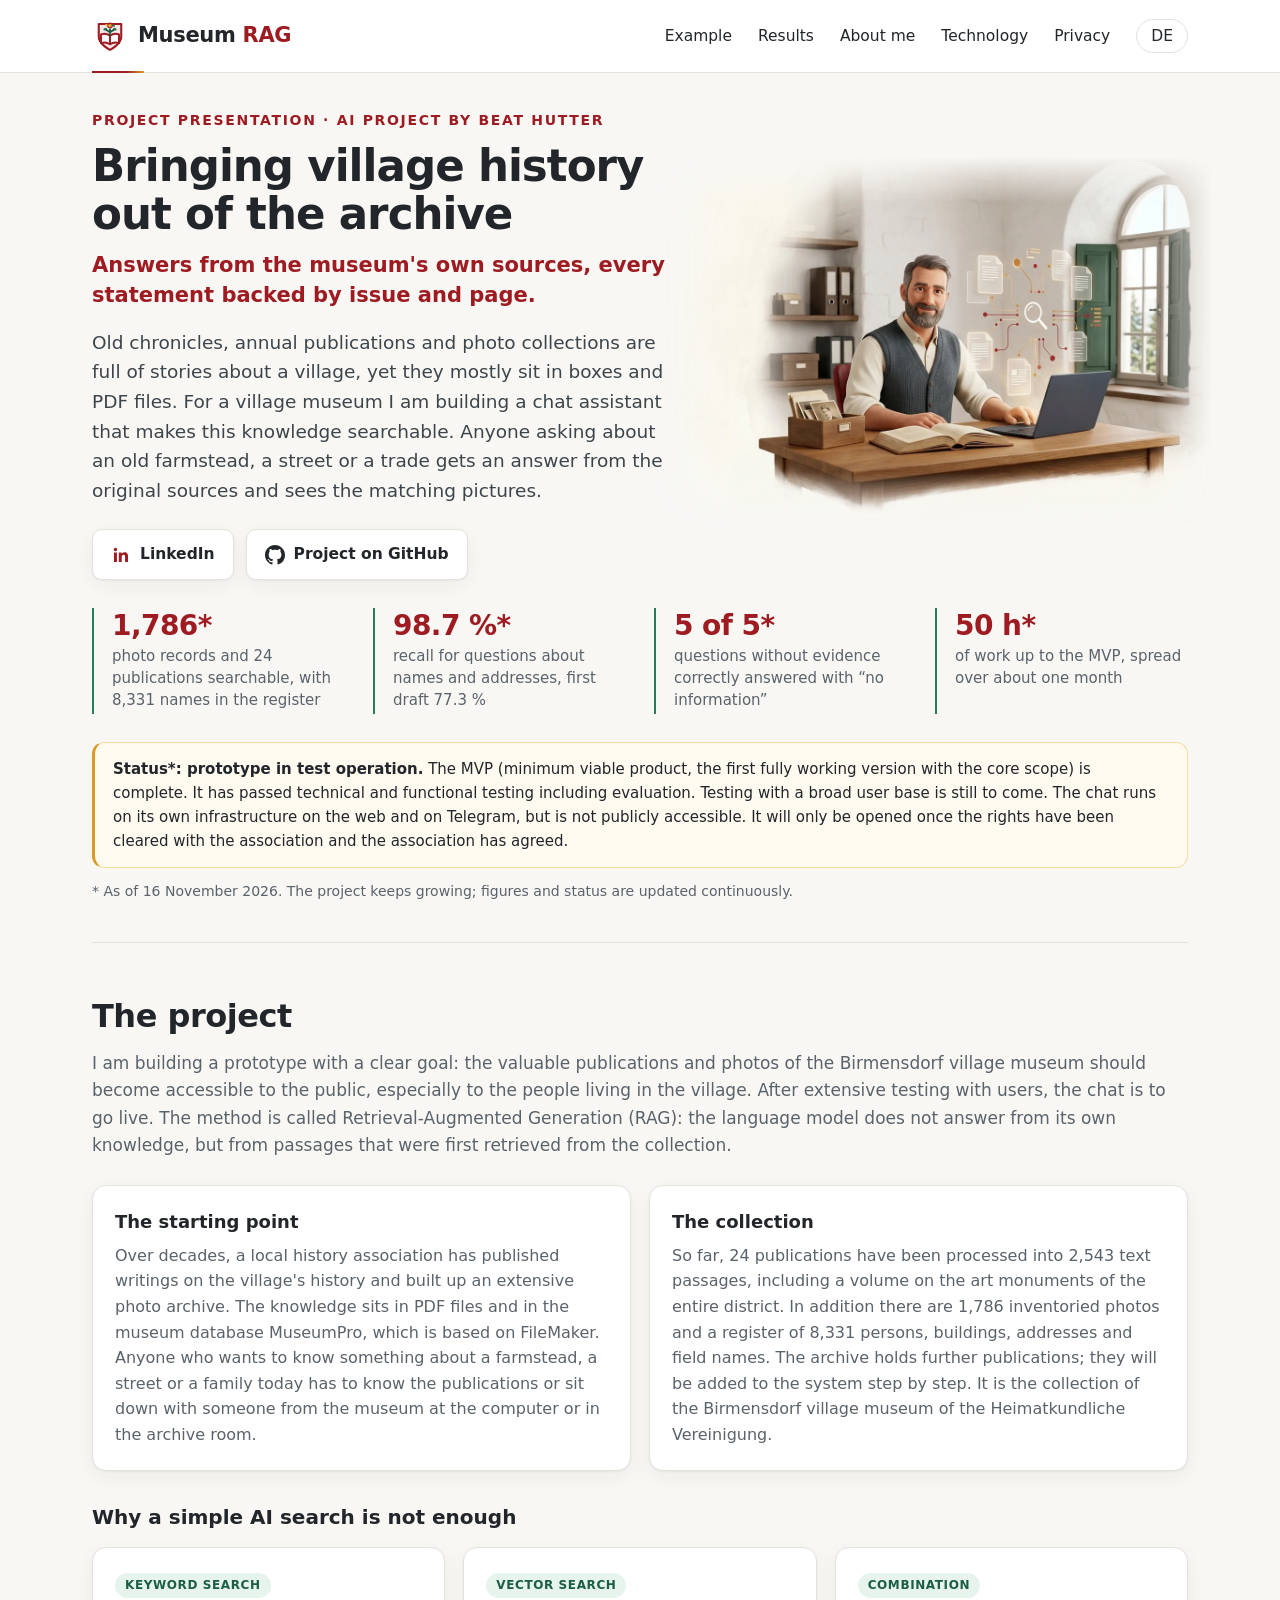
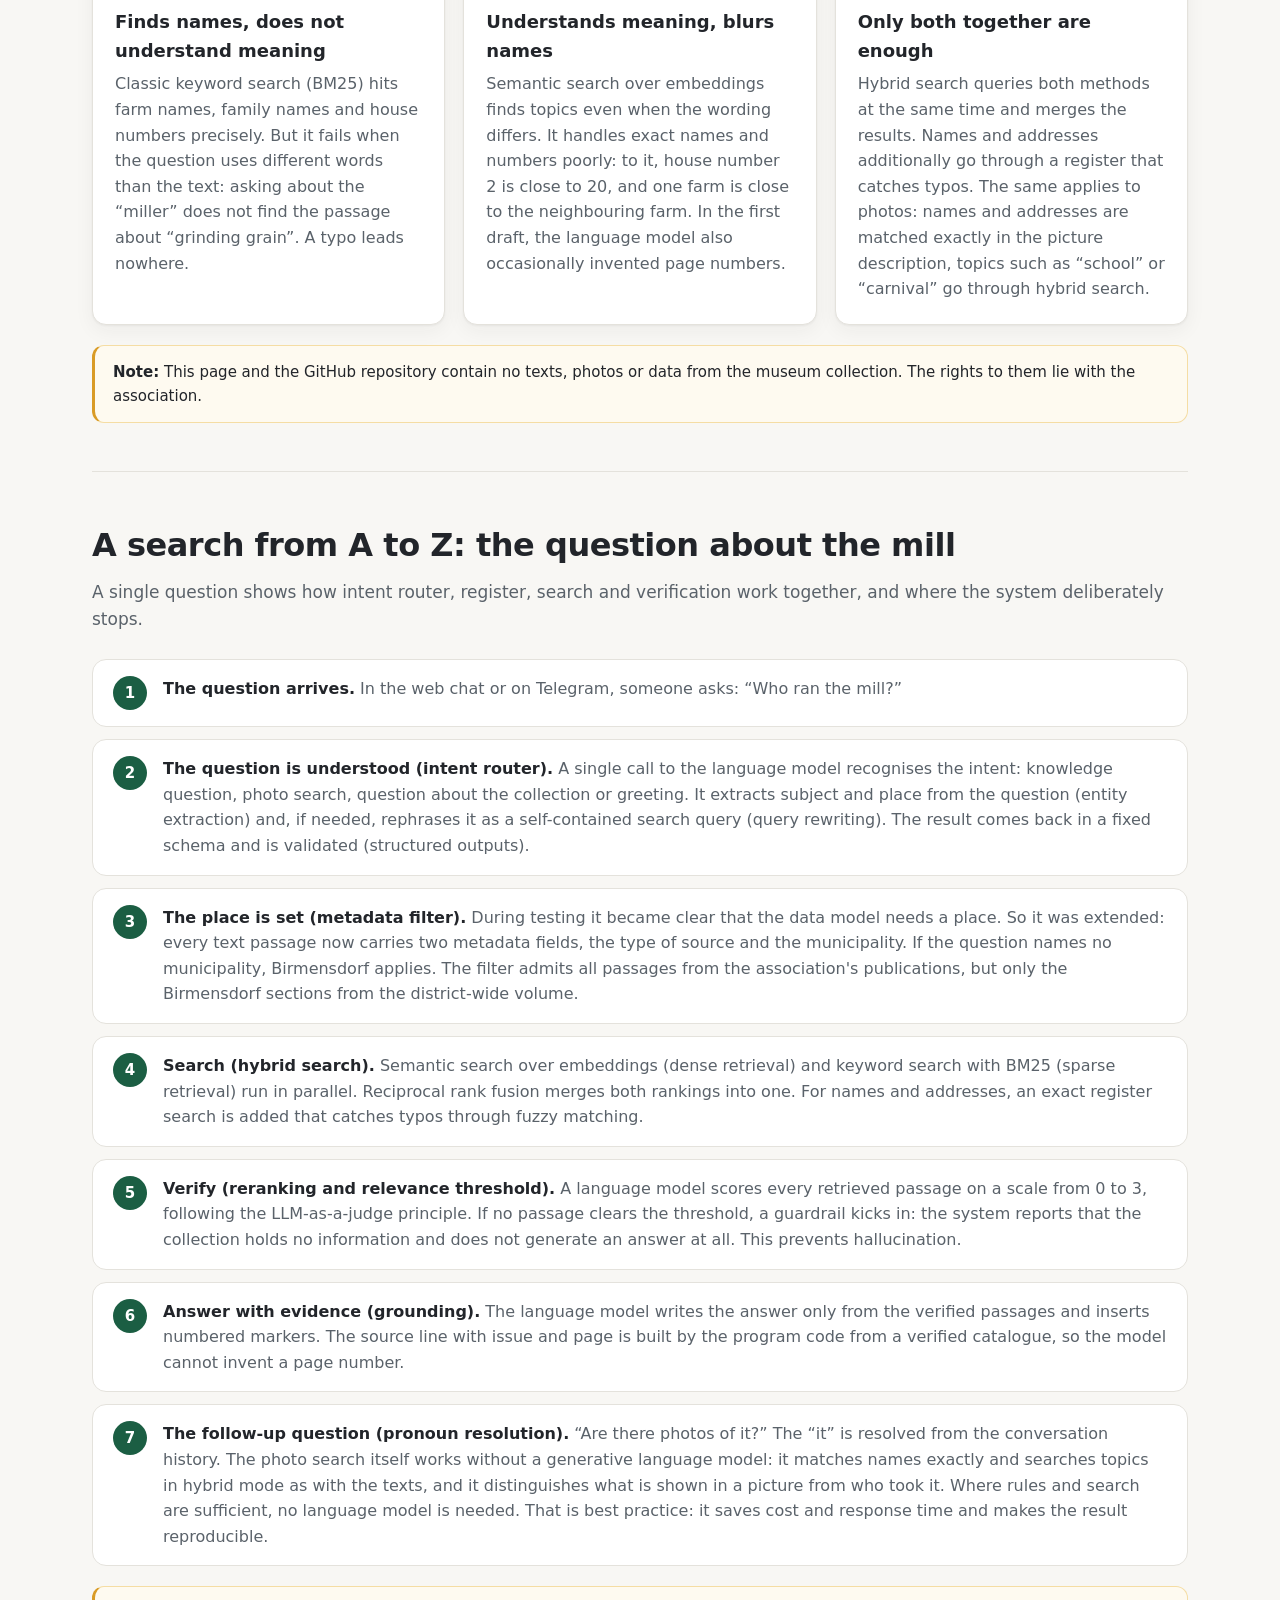
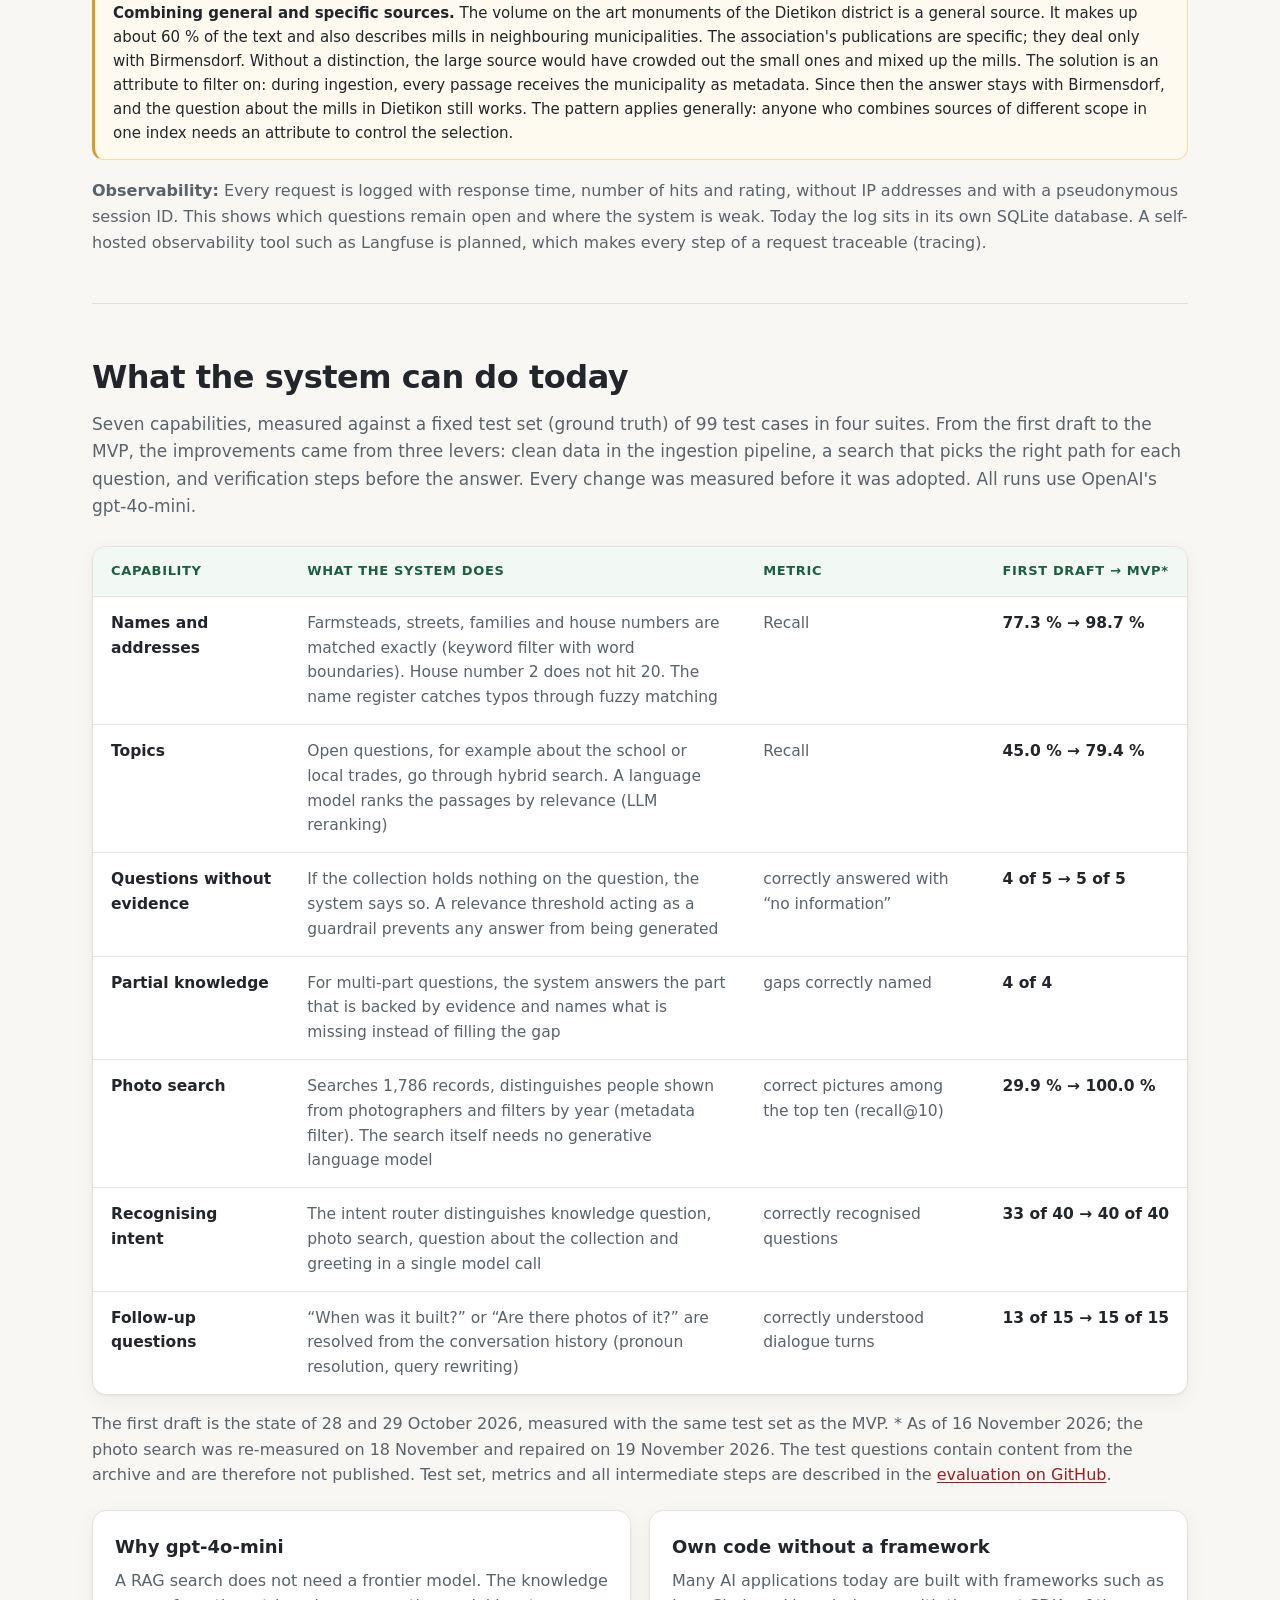
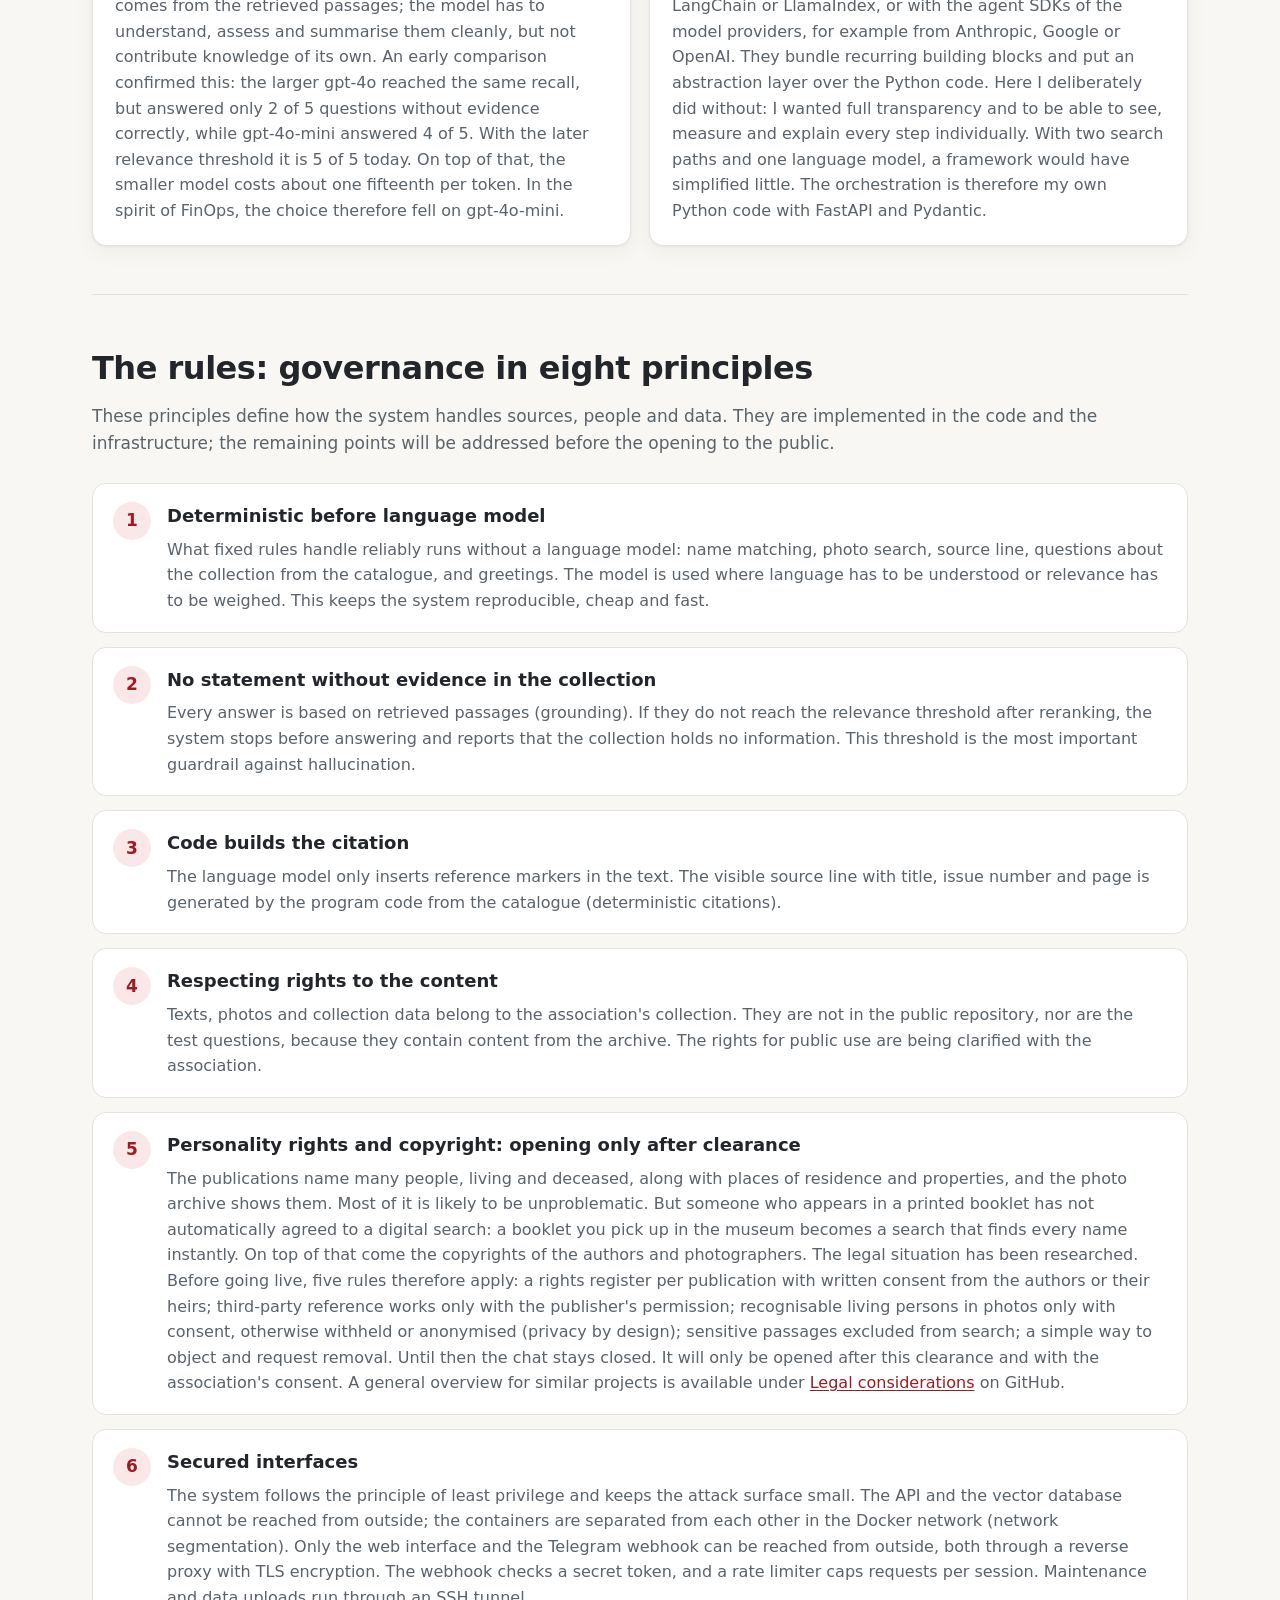
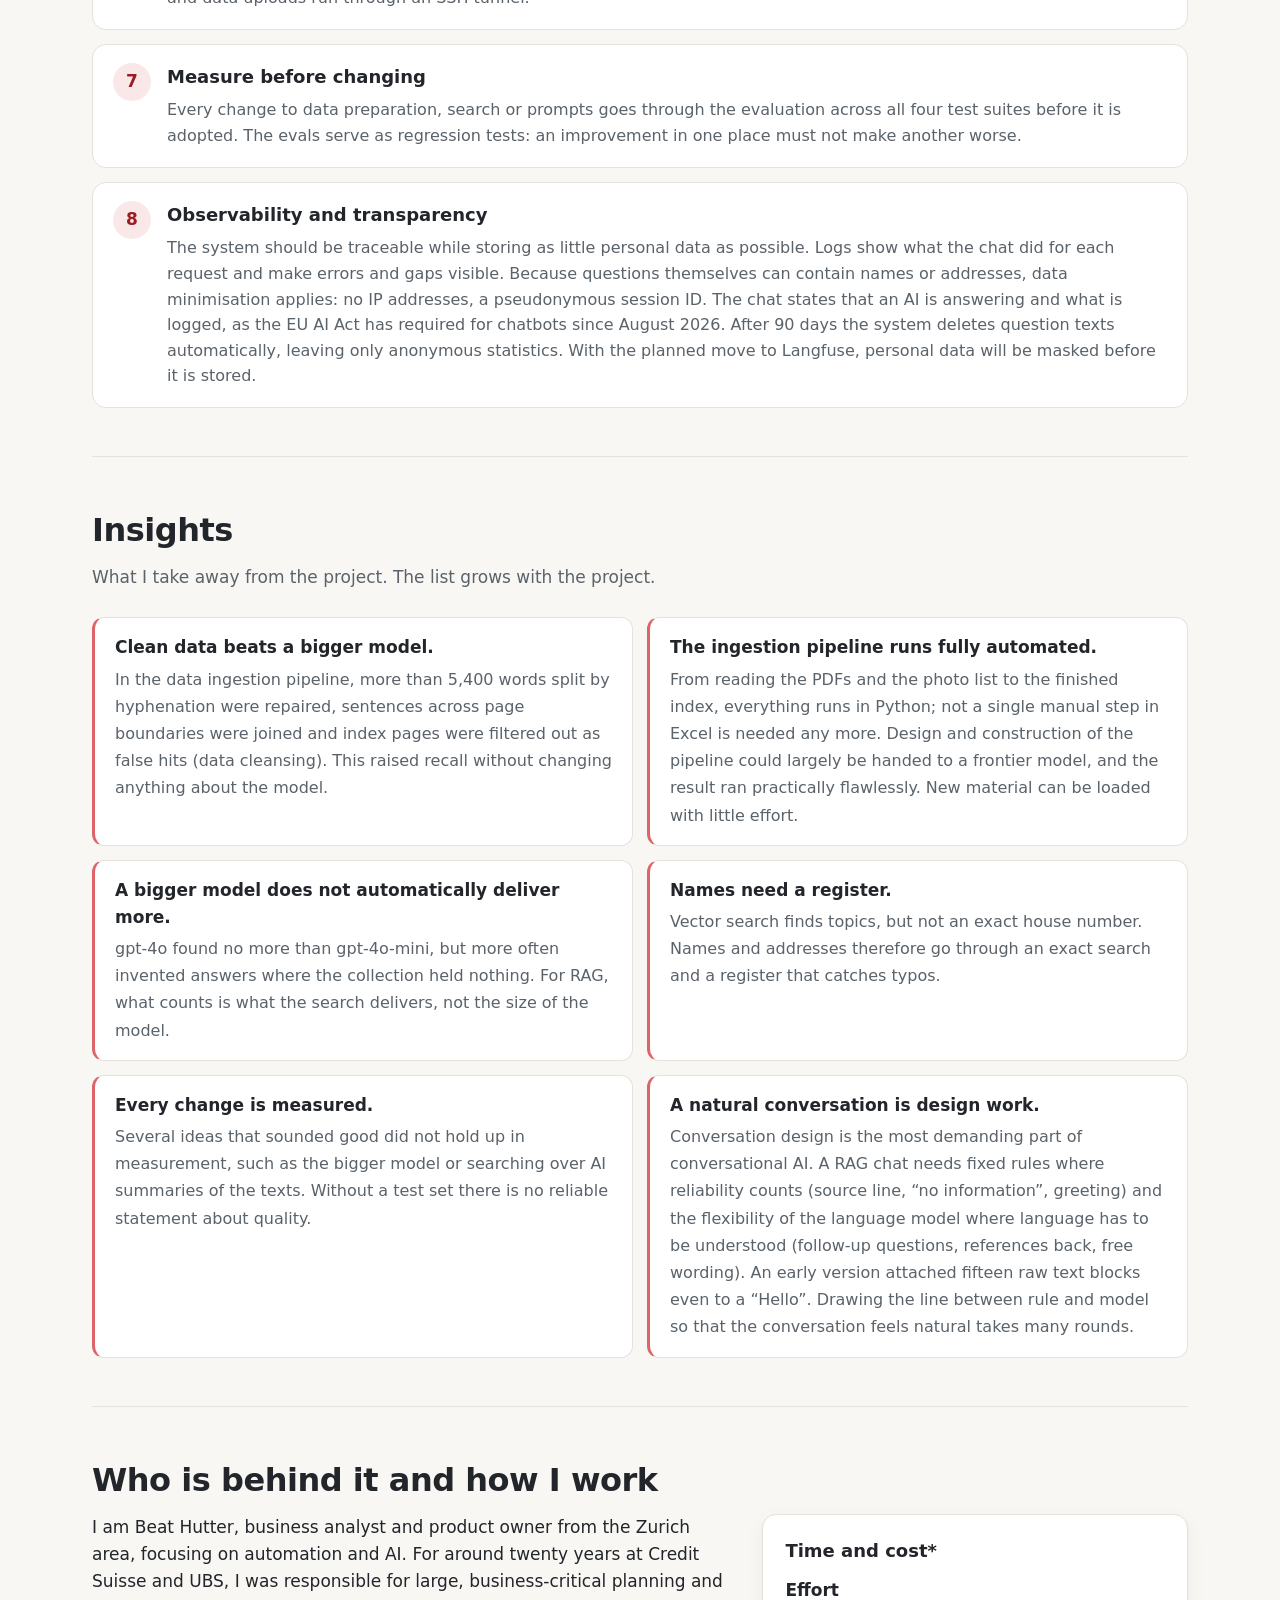
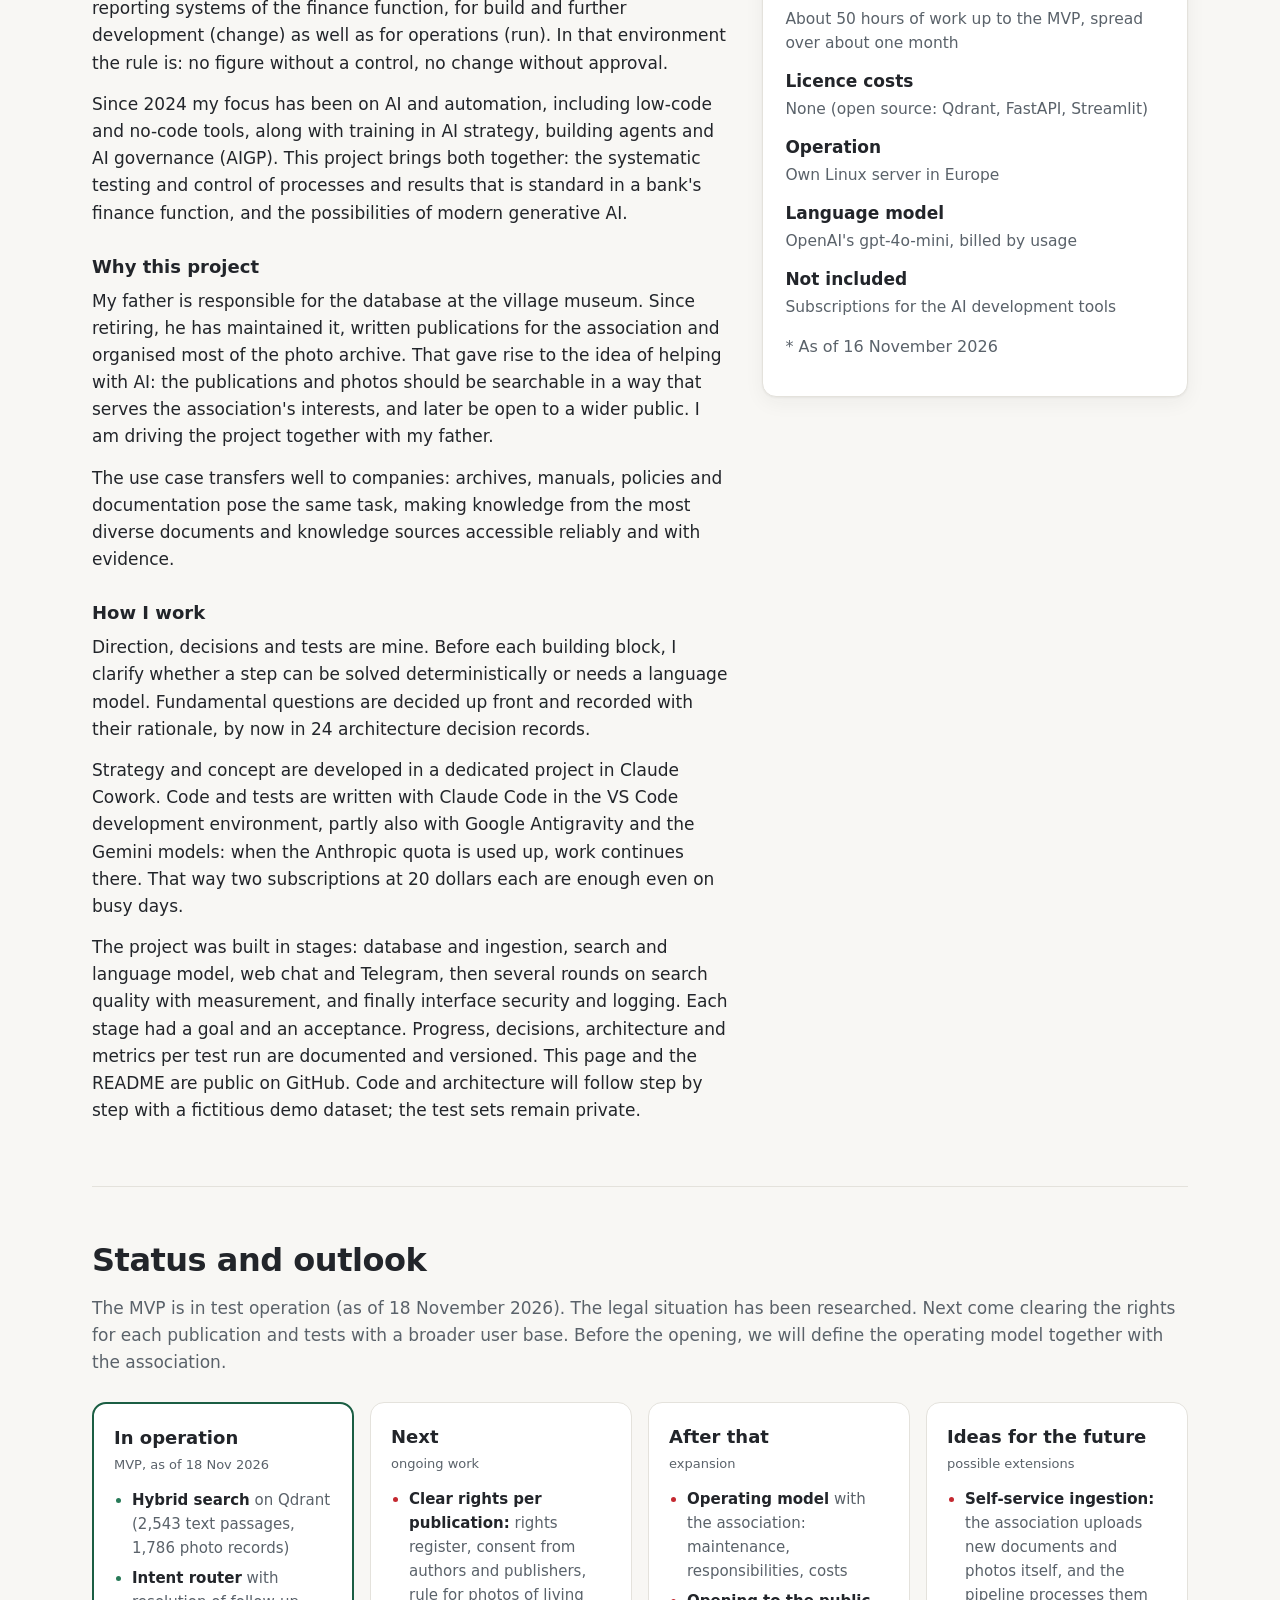
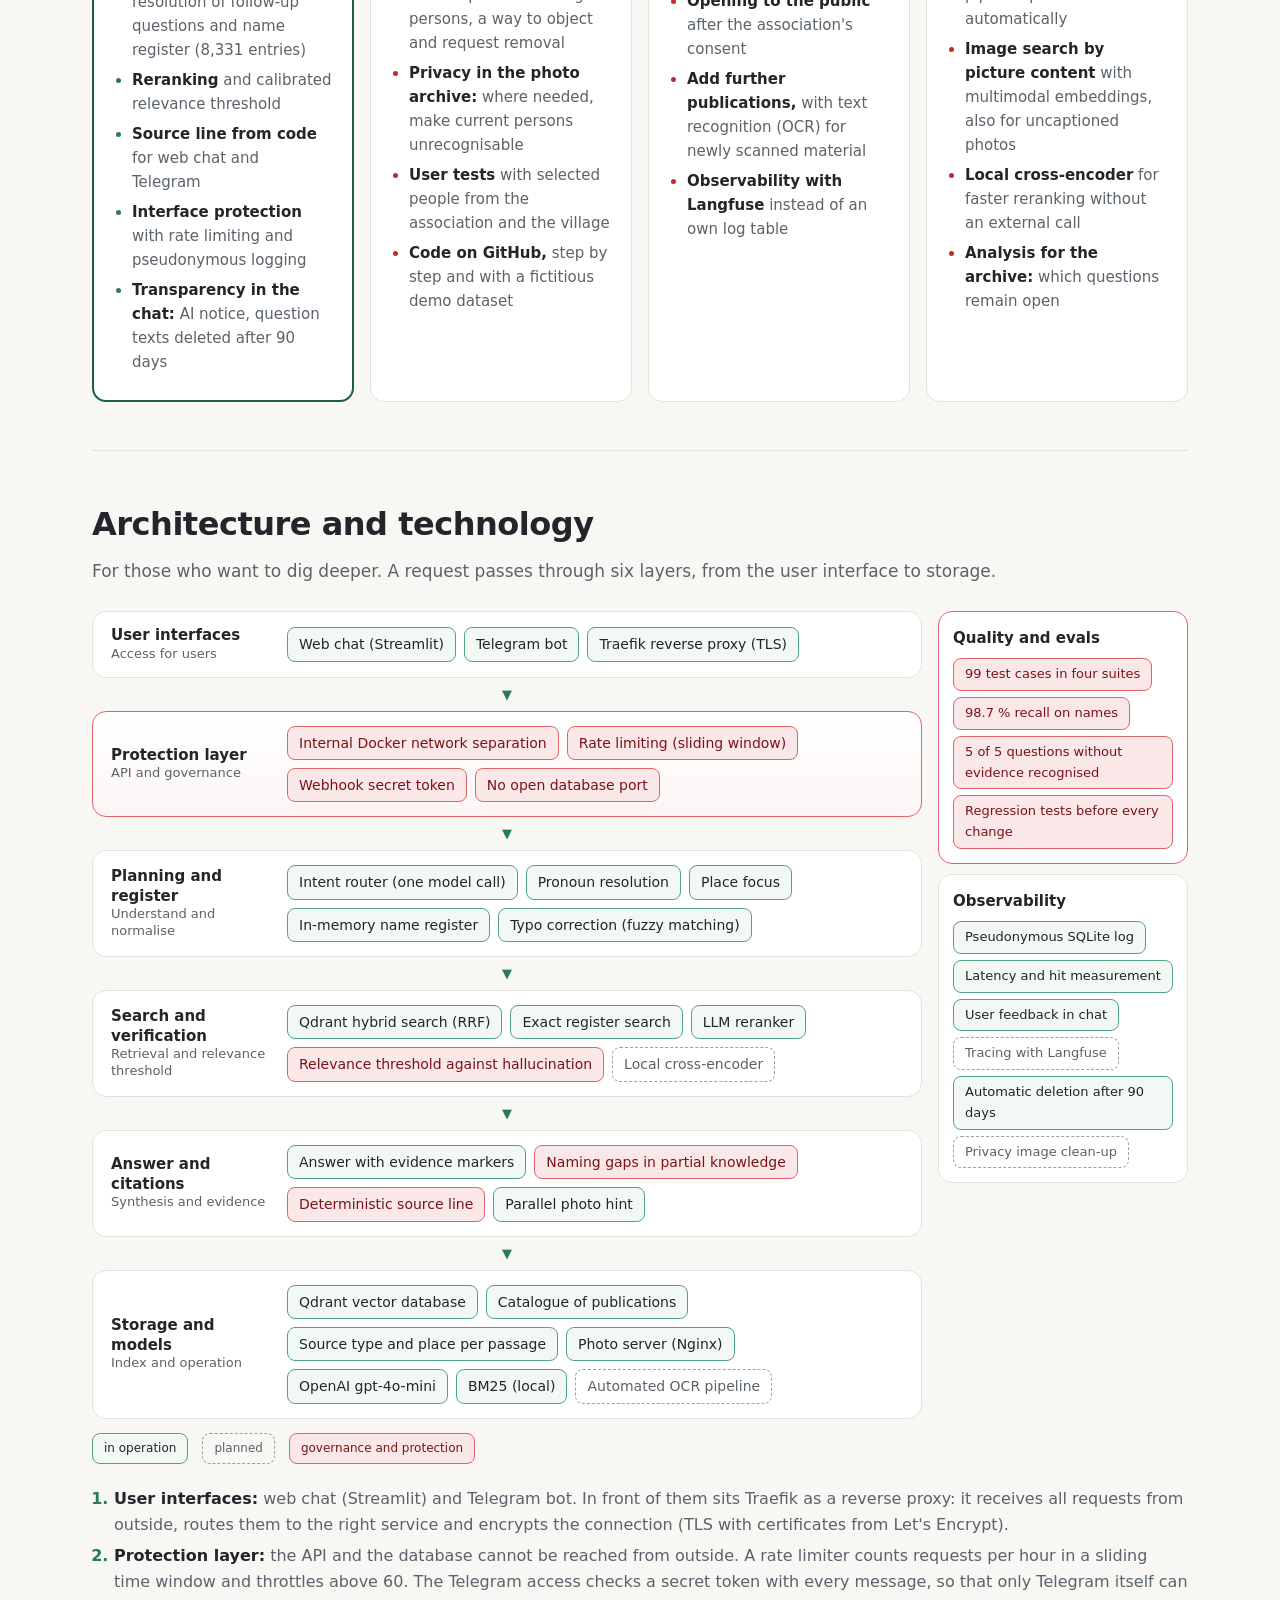
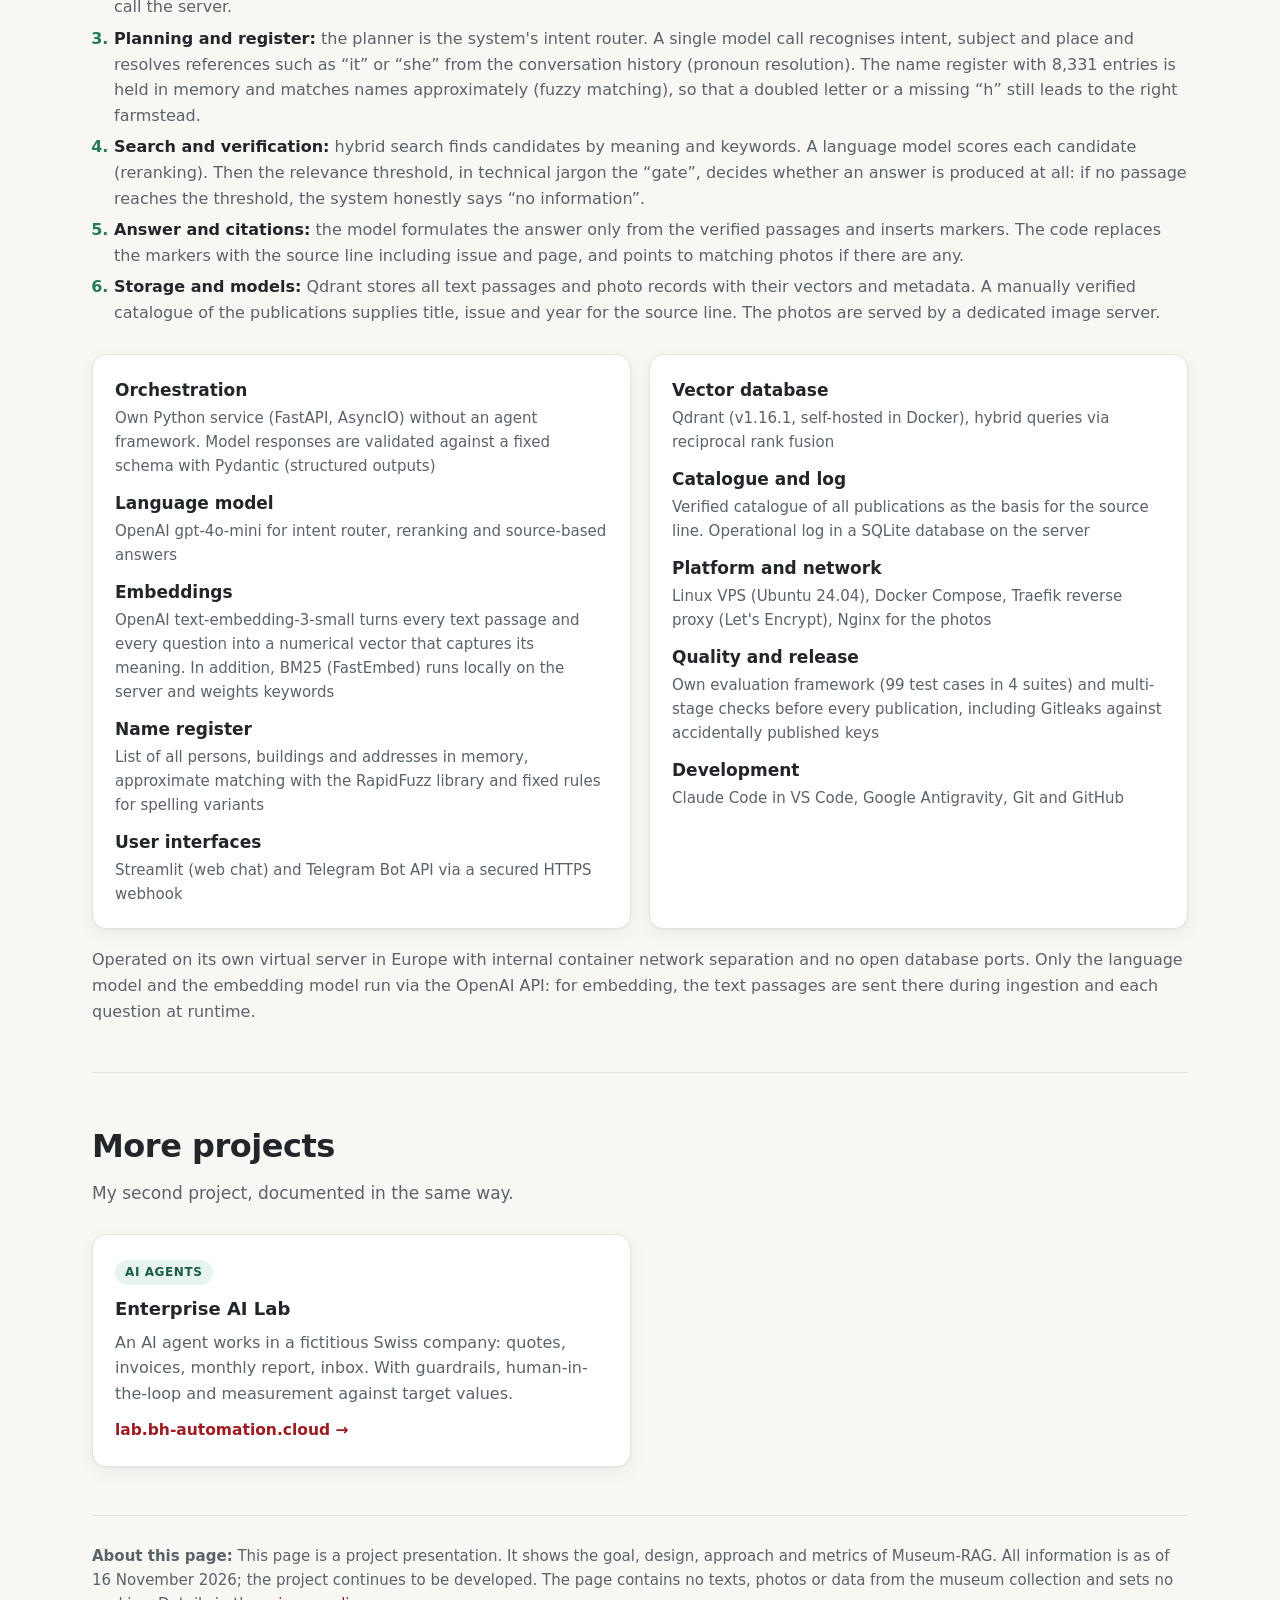
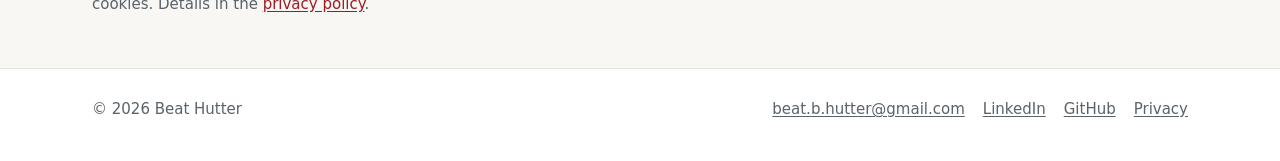
<file: docs/en/index.html>
<!doctype html>
<html lang="en">
<head>
  <meta charset="utf-8">
  <meta name="viewport" content="width=device-width, initial-scale=1">
  <title>Museum-RAG – Beat Hutter</title>
  <meta name="description" content="Project presentation: a chat assistant for a village museum that answers questions about local history from its own publications, backs every statement with issue and page, and finds matching photos. An AI project by Beat Hutter.">
  <link rel="alternate" hreflang="de" href="../">
  <link rel="stylesheet" href="../style.css">
  <link rel="icon" href="../assets/logo-rag.svg" type="image/svg+xml">
</head>
<body>
<header class="top">
  <div class="wrap">
    <a class="brand" href="./"><img src="../assets/logo-rag.svg" alt="" width="36" height="36"><span>Museum <span class="wm-ai">RAG</span></span></a>
    <nav class="top-nav" aria-label="Main navigation">
      <a class="hide-sm" href="#example">Example</a>
      <a class="hide-sm" href="#results">Results</a>
      <a class="hide-sm" href="#about">About me</a>
      <a class="hide-sm" href="#tech">Technology</a>
      <a href="privacy.html">Privacy</a>
      <a class="lang" href="../" hreflang="de" lang="de">DE</a>
    </nav>
  </div>
</header>

<main>
  <div class="wrap">
    <section class="hero">
      <div class="hero-grid">
      <div class="hero-text">
      <p class="eyebrow">Project presentation · AI project by Beat Hutter</p>
      <h1>Bringing village history out of the archive</h1>
      <p class="subline">Answers from the museum's own sources, every statement backed by issue and page.</p>
      <p class="lead">Old chronicles, annual publications and photo collections are full of stories about a village, yet they mostly sit in boxes and PDF files. For a village museum I am building a chat assistant that makes this knowledge searchable. Anyone asking about an old farmstead, a street or a trade gets an answer from the original sources and sees the matching pictures.</p>
      <div class="actions">
        <a class="btn primary" href="https://www.linkedin.com/in/beat-hutter-2687414b/" target="_blank" rel="noopener"><svg class="in" viewBox="0 0 24 24" fill="currentColor" aria-hidden="true"><path d="M20.45 20.45h-3.56v-5.57c0-1.33-.02-3.04-1.85-3.04-1.85 0-2.14 1.45-2.14 2.94v5.67H9.34V9h3.41v1.56h.05c.48-.9 1.64-1.85 3.37-1.85 3.6 0 4.27 2.37 4.27 5.46v6.28zM5.34 7.43a2.06 2.06 0 1 1 0-4.13 2.06 2.06 0 0 1 0 4.13zM7.12 20.45H3.56V9h3.56v11.45z"/></svg>LinkedIn</a>
        <a class="btn soft" href="https://github.com/BeatHutter/museum-hybrid-rag" target="_blank" rel="noopener"><svg viewBox="0 0 16 16" fill="currentColor" aria-hidden="true"><path d="M8 0C3.58 0 0 3.58 0 8c0 3.54 2.29 6.53 5.47 7.59.4.07.55-.17.55-.38 0-.19-.01-.82-.01-1.49-2.01.37-2.53-.49-2.69-.94-.09-.23-.48-.94-.82-1.13-.28-.15-.68-.52-.01-.53.63-.01 1.08.58 1.23.82.72 1.21 1.87.87 2.33.66.07-.52.28-.87.51-1.07-1.78-.2-3.64-.89-3.64-3.95 0-.87.31-1.59.82-2.15-.08-.2-.36-1.02.08-2.12 0 0 .67-.21 2.2.82.64-.18 1.32-.27 2-.27.68 0 1.36.09 2 .27 1.53-1.04 2.2-.82 2.2-.82.44 1.1.16 1.92.08 2.12.51.56.82 1.27.82 2.15 0 3.07-1.87 3.75-3.65 3.95.29.25.54.73.54 1.48 0 1.07-.01 1.93-.01 2.2 0 .21.15.46.55.38A8.01 8.01 0 0 0 16 8c0-4.42-3.58-8-8-8z"/></svg>Project on GitHub</a>
      </div>
      </div>
      <figure class="hero-art">
        <img src="../assets/hero-rag.webp" srcset="../assets/hero-rag-1200.webp 1200w, ../assets/hero-rag.webp 1800w" sizes="(max-width: 960px) 100vw, 620px" width="1800" height="1200" alt="Illustration: A bearded archivist works at a wooden table in a bright historic museum archive with green shutters. In front of him lie an old chronicle, historic photographs and a laptop, above which networked document cards and vector nodes in red, green and golden yellow float." fetchpriority="high">
      </figure>
      </div>
      <div class="kpis">
        <div class="kpi"><strong>1,786*</strong><span>photo records and 24 publications searchable, with 8,331 names in the register</span></div>
        <div class="kpi"><strong>98.7&nbsp;%*</strong><span>recall for questions about names and addresses, first draft 77.3&nbsp;%</span></div>
        <div class="kpi"><strong>5 of 5*</strong><span>questions without evidence correctly answered with “no information”</span></div>
        <div class="kpi"><strong>50 h*</strong><span>of work up to the MVP, spread over about one month</span></div>
      </div>
      <p class="notice"><strong>Status*: prototype in test operation.</strong> The MVP (minimum viable product, the first fully working version with the core scope) is complete. It has passed technical and functional testing including evaluation. Testing with a broad user base is still to come. The chat runs on its own infrastructure on the web and on Telegram, but is not publicly accessible. It will only be opened once the rights have been cleared with the association and the association has agreed.</p>
      <p class="asof">* As of 16 November 2026. The project keeps growing; figures and status are updated continuously.</p>
    </section>

    <section id="project">
      <h2>The project</h2>
      <p class="section-lead">I am building a prototype with a clear goal: the valuable publications and photos of the Birmensdorf village museum should become accessible to the public, especially to the people living in the village. After extensive testing with users, the chat is to go live. The method is called Retrieval-Augmented Generation (RAG): the language model does not answer from its own knowledge, but from passages that were first retrieved from the collection.</p>
      <div class="grid two">
        <div class="card">
          <h3>The starting point</h3>
          <p>Over decades, a local history association has published writings on the village's history and built up an extensive photo archive. The knowledge sits in PDF files and in the museum database MuseumPro, which is based on FileMaker. Anyone who wants to know something about a farmstead, a street or a family today has to know the publications or sit down with someone from the museum at the computer or in the archive room.</p>
        </div>
        <div class="card">
          <h3>The collection</h3>
          <p>So far, 24 publications have been processed into 2,543 text passages, including a volume on the art monuments of the entire district. In addition there are 1,786 inventoried photos and a register of 8,331 persons, buildings, addresses and field names. The archive holds further publications; they will be added to the system step by step. It is the collection of the Birmensdorf village museum of the Heimatkundliche Vereinigung.</p>
        </div>
      </div>
      <h3 class="sub">Why a simple AI search is not enough</h3>
      <div class="grid">
        <div class="card">
          <span class="tag">Keyword search</span>
          <h3>Finds names, does not understand meaning</h3>
          <p>Classic keyword search (BM25) hits farm names, family names and house numbers precisely. But it fails when the question uses different words than the text: asking about the “miller” does not find the passage about “grinding grain”. A typo leads nowhere.</p>
        </div>
        <div class="card">
          <span class="tag">Vector search</span>
          <h3>Understands meaning, blurs names</h3>
          <p>Semantic search over embeddings finds topics even when the wording differs. It handles exact names and numbers poorly: to it, house number 2 is close to 20, and one farm is close to the neighbouring farm. In the first draft, the language model also occasionally invented page numbers.</p>
        </div>
        <div class="card">
          <span class="tag">Combination</span>
          <h3>Only both together are enough</h3>
          <p>Hybrid search queries both methods at the same time and merges the results. Names and addresses additionally go through a register that catches typos. The same applies to photos: names and addresses are matched exactly in the picture description, topics such as “school” or “carnival” go through hybrid search.</p>
        </div>
      </div>
      <p class="notice"><strong>Note:</strong> This page and the GitHub repository contain no texts, photos or data from the museum collection. The rights to them lie with the association.</p>
    </section>

    <section id="example">
      <h2>A search from A to Z: the question about the mill</h2>
      <p class="section-lead">A single question shows how intent router, register, search and verification work together, and where the system deliberately stops.</p>
      <ol class="steps">
        <li><p><strong>The question arrives.</strong> In the web chat or on Telegram, someone asks: “Who ran the mill?”</p></li>
        <li><p><strong>The question is understood (intent router).</strong> A single call to the language model recognises the intent: knowledge question, photo search, question about the collection or greeting. It extracts subject and place from the question (entity extraction) and, if needed, rephrases it as a self-contained search query (query rewriting). The result comes back in a fixed schema and is validated (structured outputs).</p></li>
        <li><p><strong>The place is set (metadata filter).</strong> During testing it became clear that the data model needs a place. So it was extended: every text passage now carries two metadata fields, the type of source and the municipality. If the question names no municipality, Birmensdorf applies. The filter admits all passages from the association's publications, but only the Birmensdorf sections from the district-wide volume.</p></li>
        <li><p><strong>Search (hybrid search).</strong> Semantic search over embeddings (dense retrieval) and keyword search with BM25 (sparse retrieval) run in parallel. Reciprocal rank fusion merges both rankings into one. For names and addresses, an exact register search is added that catches typos through fuzzy matching.</p></li>
        <li><p><strong>Verify (reranking and relevance threshold).</strong> A language model scores every retrieved passage on a scale from 0 to 3, following the LLM-as-a-judge principle. If no passage clears the threshold, a guardrail kicks in: the system reports that the collection holds no information and does not generate an answer at all. This prevents hallucination.</p></li>
        <li><p><strong>Answer with evidence (grounding).</strong> The language model writes the answer only from the verified passages and inserts numbered markers. The source line with issue and page is built by the program code from a verified catalogue, so the model cannot invent a page number.</p></li>
        <li><p><strong>The follow-up question (pronoun resolution).</strong> “Are there photos of it?” The “it” is resolved from the conversation history. The photo search itself works without a generative language model: it matches names exactly and searches topics in hybrid mode as with the texts, and it distinguishes what is shown in a picture from who took it. Where rules and search are sufficient, no language model is needed. That is best practice: it saves cost and response time and makes the result reproducible.</p></li>
      </ol>
      <p class="notice trap"><strong>Combining general and specific sources.</strong> The volume on the art monuments of the Dietikon district is a general source. It makes up about 60&nbsp;% of the text and also describes mills in neighbouring municipalities. The association's publications are specific; they deal only with Birmensdorf. Without a distinction, the large source would have crowded out the small ones and mixed up the mills. The solution is an attribute to filter on: during ingestion, every passage receives the municipality as metadata. Since then the answer stays with Birmensdorf, and the question about the mills in Dietikon still works. The pattern applies generally: anyone who combines sources of different scope in one index needs an attribute to control the selection.</p>
      <p class="facts-line"><strong>Observability:</strong> Every request is logged with response time, number of hits and rating, without IP addresses and with a pseudonymous session ID. This shows which questions remain open and where the system is weak. Today the log sits in its own SQLite database. A self-hosted observability tool such as Langfuse is planned, which makes every step of a request traceable (tracing).</p>
    </section>

    <section id="results">
      <h2>What the system can do today</h2>
      <p class="section-lead">Seven capabilities, measured against a fixed test set (ground truth) of 99 test cases in four suites. From the first draft to the MVP, the improvements came from three levers: clean data in the ingestion pipeline, a search that picks the right path for each question, and verification steps before the answer. Every change was measured before it was adopted. All runs use OpenAI's gpt-4o-mini.</p>
      <div class="table-wrap">
        <table class="results">
          <thead><tr><th scope="col">Capability</th><th scope="col">What the system does</th><th scope="col">Metric</th><th scope="col">First draft → MVP*</th></tr></thead>
          <tbody>
            <tr><td>Names and addresses</td><td data-label="What the system does">Farmsteads, streets, families and house numbers are matched exactly (keyword filter with word boundaries). House number 2 does not hit 20. The name register catches typos through fuzzy matching</td><td data-label="Metric">Recall</td><td class="cost" data-label="First draft → MVP*">77.3&nbsp;% → 98.7&nbsp;%</td></tr>
            <tr><td>Topics</td><td data-label="What the system does">Open questions, for example about the school or local trades, go through hybrid search. A language model ranks the passages by relevance (LLM reranking)</td><td data-label="Metric">Recall</td><td class="cost" data-label="First draft → MVP*">45.0&nbsp;% → 79.4&nbsp;%</td></tr>
            <tr><td>Questions without evidence</td><td data-label="What the system does">If the collection holds nothing on the question, the system says so. A relevance threshold acting as a guardrail prevents any answer from being generated</td><td data-label="Metric">correctly answered with “no information”</td><td class="cost" data-label="First draft → MVP*">4 of 5 → 5 of 5</td></tr>
            <tr><td>Partial knowledge</td><td data-label="What the system does">For multi-part questions, the system answers the part that is backed by evidence and names what is missing instead of filling the gap</td><td data-label="Metric">gaps correctly named</td><td class="cost" data-label="First draft → MVP*">4 of 4</td></tr>
            <tr><td>Photo search</td><td data-label="What the system does">Searches 1,786 records, distinguishes people shown from photographers and filters by year (metadata filter). The search itself needs no generative language model</td><td data-label="Metric">correct pictures among the top ten (recall@10)</td><td class="cost" data-label="First draft → MVP*">29.9&nbsp;% → 100.0&nbsp;%</td></tr>
            <tr><td>Recognising intent</td><td data-label="What the system does">The intent router distinguishes knowledge question, photo search, question about the collection and greeting in a single model call</td><td data-label="Metric">correctly recognised questions</td><td class="cost" data-label="First draft → MVP*">33 of 40 → 40 of 40</td></tr>
            <tr><td>Follow-up questions</td><td data-label="What the system does">“When was it built?” or “Are there photos of it?” are resolved from the conversation history (pronoun resolution, query rewriting)</td><td data-label="Metric">correctly understood dialogue turns</td><td class="cost" data-label="First draft → MVP*">13 of 15 → 15 of 15</td></tr>
          </tbody>
        </table>
      </div>
      <p class="below-table">The first draft is the state of 28 and 29 October 2026, measured with the same test set as the MVP. * As of 16 November 2026; the photo search was re-measured on 18 November and repaired on 19 November 2026. The test questions contain content from the archive and are therefore not published. Test set, metrics and all intermediate steps are described in the <a href="https://github.com/BeatHutter/museum-hybrid-rag/blob/main/documentation/evaluation.md" target="_blank" rel="noopener">evaluation on GitHub</a>.</p>
      <div class="grid two cost-cards">
        <div class="card">
          <h3>Why gpt-4o-mini</h3>
          <p>A RAG search does not need a frontier model. The knowledge comes from the retrieved passages; the model has to understand, assess and summarise them cleanly, but not contribute knowledge of its own. An early comparison confirmed this: the larger gpt-4o reached the same recall, but answered only 2 of 5 questions without evidence correctly, while gpt-4o-mini answered 4 of 5. With the later relevance threshold it is 5 of 5 today. On top of that, the smaller model costs about one fifteenth per token. In the spirit of FinOps, the choice therefore fell on gpt-4o-mini.</p>
        </div>
        <div class="card">
          <h3>Own code without a framework</h3>
          <p>Many AI applications today are built with frameworks such as LangChain or LlamaIndex, or with the agent SDKs of the model providers, for example from Anthropic, Google or OpenAI. They bundle recurring building blocks and put an abstraction layer over the Python code. Here I deliberately did without: I wanted full transparency and to be able to see, measure and explain every step individually. With two search paths and one language model, a framework would have simplified little. The orchestration is therefore my own Python code with FastAPI and Pydantic.</p>
        </div>
      </div>
    </section>

    <section id="principles">
      <h2>The rules: governance in eight principles</h2>
      <p class="section-lead">These principles define how the system handles sources, people and data. They are implemented in the code and the infrastructure; the remaining points will be addressed before the opening to the public.</p>
      <ol class="principles">
        <li><div><h3>Deterministic before language model</h3><p>What fixed rules handle reliably runs without a language model: name matching, photo search, source line, questions about the collection from the catalogue, and greetings. The model is used where language has to be understood or relevance has to be weighed. This keeps the system reproducible, cheap and fast.</p></div></li>
        <li><div><h3>No statement without evidence in the collection</h3><p>Every answer is based on retrieved passages (grounding). If they do not reach the relevance threshold after reranking, the system stops before answering and reports that the collection holds no information. This threshold is the most important guardrail against hallucination.</p></div></li>
        <li><div><h3>Code builds the citation</h3><p>The language model only inserts reference markers in the text. The visible source line with title, issue number and page is generated by the program code from the catalogue (deterministic citations).</p></div></li>
        <li><div><h3>Respecting rights to the content</h3><p>Texts, photos and collection data belong to the association's collection. They are not in the public repository, nor are the test questions, because they contain content from the archive. The rights for public use are being clarified with the association.</p></div></li>
        <li><div><h3>Personality rights and copyright: opening only after clearance</h3><p>The publications name many people, living and deceased, along with places of residence and properties, and the photo archive shows them. Most of it is likely to be unproblematic. But someone who appears in a printed booklet has not automatically agreed to a digital search: a booklet you pick up in the museum becomes a search that finds every name instantly. On top of that come the copyrights of the authors and photographers. The legal situation has been researched. Before going live, five rules therefore apply: a rights register per publication with written consent from the authors or their heirs; third-party reference works only with the publisher's permission; recognisable living persons in photos only with consent, otherwise withheld or anonymised (privacy by design); sensitive passages excluded from search; a simple way to object and request removal. Until then the chat stays closed. It will only be opened after this clearance and with the association's consent. A general overview for similar projects is available under <a href="https://github.com/BeatHutter/museum-hybrid-rag/blob/main/documentation/legal-considerations.md" target="_blank" rel="noopener">Legal considerations</a> on GitHub.</p></div></li>
        <li><div><h3>Secured interfaces</h3><p>The system follows the principle of least privilege and keeps the attack surface small. The API and the vector database cannot be reached from outside; the containers are separated from each other in the Docker network (network segmentation). Only the web interface and the Telegram webhook can be reached from outside, both through a reverse proxy with TLS encryption. The webhook checks a secret token, and a rate limiter caps requests per session. Maintenance and data uploads run through an SSH tunnel.</p></div></li>
        <li><div><h3>Measure before changing</h3><p>Every change to data preparation, search or prompts goes through the evaluation across all four test suites before it is adopted. The evals serve as regression tests: an improvement in one place must not make another worse.</p></div></li>
        <li><div><h3>Observability and transparency</h3><p>The system should be traceable while storing as little personal data as possible. Logs show what the chat did for each request and make errors and gaps visible. Because questions themselves can contain names or addresses, data minimisation applies: no IP addresses, a pseudonymous session ID. The chat states that an AI is answering and what is logged, as the EU AI Act has required for chatbots since August 2026. After 90 days the system deletes question texts automatically, leaving only anonymous statistics. With the planned move to Langfuse, personal data will be masked before it is stored.</p></div></li>
      </ol>
    </section>

    <section id="lessons">
      <h2>Insights</h2>
      <p class="section-lead">What I take away from the project. The list grows with the project.</p>
      <ul class="lessons">
        <li><strong>Clean data beats a bigger model.</strong><span>In the data ingestion pipeline, more than 5,400 words split by hyphenation were repaired, sentences across page boundaries were joined and index pages were filtered out as false hits (data cleansing). This raised recall without changing anything about the model.</span></li>
        <li><strong>The ingestion pipeline runs fully automated.</strong><span>From reading the PDFs and the photo list to the finished index, everything runs in Python; not a single manual step in Excel is needed any more. Design and construction of the pipeline could largely be handed to a frontier model, and the result ran practically flawlessly. New material can be loaded with little effort.</span></li>
        <li><strong>A bigger model does not automatically deliver more.</strong><span>gpt-4o found no more than gpt-4o-mini, but more often invented answers where the collection held nothing. For RAG, what counts is what the search delivers, not the size of the model.</span></li>
        <li><strong>Names need a register.</strong><span>Vector search finds topics, but not an exact house number. Names and addresses therefore go through an exact search and a register that catches typos.</span></li>
        <li><strong>Every change is measured.</strong><span>Several ideas that sounded good did not hold up in measurement, such as the bigger model or searching over AI summaries of the texts. Without a test set there is no reliable statement about quality.</span></li>
        <li><strong>A natural conversation is design work.</strong><span>Conversation design is the most demanding part of conversational AI. A RAG chat needs fixed rules where reliability counts (source line, “no information”, greeting) and the flexibility of the language model where language has to be understood (follow-up questions, references back, free wording). An early version attached fifteen raw text blocks even to a “Hello”. Drawing the line between rule and model so that the conversation feels natural takes many rounds.</span></li>
      </ul>
    </section>

    <section id="about">
      <h2>Who is behind it and how I work</h2>
      <div class="about">
        <div>
          <p>I am Beat Hutter, business analyst and product owner from the Zurich area, focusing on automation and AI. For around twenty years at Credit Suisse and UBS, I was responsible for large, business-critical planning and reporting systems of the finance function, for build and further development (change) as well as for operations (run). In that environment the rule is: no figure without a control, no change without approval.</p>
          <p>Since 2024 my focus has been on AI and automation, including low-code and no-code tools, along with training in AI strategy, building agents and AI governance (AIGP). This project brings both together: the systematic testing and control of processes and results that is standard in a bank's finance function, and the possibilities of modern generative AI.</p>
          <h3>Why this project</h3>
          <p>My father is responsible for the database at the village museum. Since retiring, he has maintained it, written publications for the association and organised most of the photo archive. That gave rise to the idea of helping with AI: the publications and photos should be searchable in a way that serves the association's interests, and later be open to a wider public. I am driving the project together with my father.</p>
          <p>The use case transfers well to companies: archives, manuals, policies and documentation pose the same task, making knowledge from the most diverse documents and knowledge sources accessible reliably and with evidence.</p>
          <h3>How I work</h3>
          <p>Direction, decisions and tests are mine. Before each building block, I clarify whether a step can be solved deterministically or needs a language model. Fundamental questions are decided up front and recorded with their rationale, by now in 24 architecture decision records.</p>
          <p>Strategy and concept are developed in a dedicated project in Claude Cowork. Code and tests are written with Claude Code in the VS Code development environment, partly also with Google Antigravity and the Gemini models: when the Anthropic quota is used up, work continues there. That way two subscriptions at 20 dollars each are enough even on busy days.</p>
          <p>The project was built in stages: database and ingestion, search and language model, web chat and Telegram, then several rounds on search quality with measurement, and finally interface security and logging. Each stage had a goal and an acceptance. Progress, decisions, architecture and metrics per test run are documented and versioned. This page and the README are public on GitHub. Code and architecture will follow step by step with a fictitious demo dataset; the test sets remain private.</p>
        </div>
        <div class="card facts">
          <h3>Time and cost*</h3>
          <dl>
            <dt>Effort</dt><dd>About 50 hours of work up to the MVP, spread over about one month</dd>
            <dt>Licence costs</dt><dd>None (open source: Qdrant, FastAPI, Streamlit)</dd>
            <dt>Operation</dt><dd>Own Linux server in Europe</dd>
            <dt>Language model</dt><dd>OpenAI's gpt-4o-mini, billed by usage</dd>
            <dt>Not included</dt><dd>Subscriptions for the AI development tools</dd>
          </dl>
          <p class="asof">* As of 16 November 2026</p>
        </div>
      </div>
    </section>

    <section id="roadmap">
      <h2>Status and outlook</h2>
      <p class="section-lead">The MVP is in test operation (as of 18 November 2026). The legal situation has been researched. Next come clearing the rights for each publication and tests with a broader user base. Before the opening, we will define the operating model together with the association.</p>
      <div class="roadmap">
        <div class="phase now">
          <h3>In operation</h3>
          <div class="when">MVP, as of 18 Nov 2026</div>
          <ul>
            <li><strong>Hybrid search</strong> on Qdrant (2,543 text passages, 1,786 photo records)</li>
            <li><strong>Intent router</strong> with resolution of follow-up questions and name register (8,331 entries)</li>
            <li><strong>Reranking</strong> and calibrated relevance threshold</li>
            <li><strong>Source line from code</strong> for web chat and Telegram</li>
            <li><strong>Interface protection</strong> with rate limiting and pseudonymous logging</li>
            <li><strong>Transparency in the chat:</strong> AI notice, question texts deleted after 90 days</li>
          </ul>
        </div>
        <div class="phase">
          <h3>Next</h3>
          <div class="when">ongoing work</div>
          <ul>
            <li><strong>Clear rights per publication:</strong> rights register, consent from authors and publishers, rule for photos of living persons, a way to object and request removal</li>
            <li><strong>Privacy in the photo archive:</strong> where needed, make current persons unrecognisable</li>
            <li><strong>User tests</strong> with selected people from the association and the village</li>
            <li><strong>Code on GitHub,</strong> step by step and with a fictitious demo dataset</li>
          </ul>
        </div>
        <div class="phase">
          <h3>After that</h3>
          <div class="when">expansion</div>
          <ul>
            <li><strong>Operating model</strong> with the association: maintenance, responsibilities, costs</li>
            <li><strong>Opening to the public</strong> after the association's consent</li>
            <li><strong>Add further publications,</strong> with text recognition (OCR) for newly scanned material</li>
            <li><strong>Observability with Langfuse</strong> instead of an own log table</li>
          </ul>
        </div>
        <div class="phase">
          <h3>Ideas for the future</h3>
          <div class="when">possible extensions</div>
          <ul>
            <li><strong>Self-service ingestion:</strong> the association uploads new documents and photos itself, and the pipeline processes them automatically</li>
            <li><strong>Image search by picture content</strong> with multimodal embeddings, also for uncaptioned photos</li>
            <li><strong>Local cross-encoder</strong> for faster reranking without an external call</li>
            <li><strong>Analysis for the archive:</strong> which questions remain open</li>
          </ul>
        </div>
      </div>
    </section>

    <section id="tech">
      <h2>Architecture and technology</h2>
      <p class="section-lead">For those who want to dig deeper. A request passes through six layers, from the user interface to storage.</p>
      <div class="arch">
        <div class="arch-stack">
          <div class="layer">
            <div class="layer-name">User interfaces<small>Access for users</small></div>
            <div class="chips"><span class="chip">Web chat (Streamlit)</span><span class="chip">Telegram bot</span><span class="chip">Traefik reverse proxy (TLS)</span></div>
          </div>
          <div class="arrow">▼</div>
          <div class="layer gov">
            <div class="layer-name">Protection layer<small>API and governance</small></div>
            <div class="chips"><span class="chip gov">Internal Docker network separation</span><span class="chip gov">Rate limiting (sliding window)</span><span class="chip gov">Webhook secret token</span><span class="chip gov">No open database port</span></div>
          </div>
          <div class="arrow">▼</div>
          <div class="layer">
            <div class="layer-name">Planning and register<small>Understand and normalise</small></div>
            <div class="chips"><span class="chip">Intent router (one model call)</span><span class="chip">Pronoun resolution</span><span class="chip">Place focus</span><span class="chip">In-memory name register</span><span class="chip">Typo correction (fuzzy matching)</span></div>
          </div>
          <div class="arrow">▼</div>
          <div class="layer">
            <div class="layer-name">Search and verification<small>Retrieval and relevance threshold</small></div>
            <div class="chips"><span class="chip">Qdrant hybrid search (RRF)</span><span class="chip">Exact register search</span><span class="chip">LLM reranker</span><span class="chip gov">Relevance threshold against hallucination</span><span class="chip plan">Local cross-encoder</span></div>
          </div>
          <div class="arrow">▼</div>
          <div class="layer">
            <div class="layer-name">Answer and citations<small>Synthesis and evidence</small></div>
            <div class="chips"><span class="chip">Answer with evidence markers</span><span class="chip gov">Naming gaps in partial knowledge</span><span class="chip gov">Deterministic source line</span><span class="chip">Parallel photo hint</span></div>
          </div>
          <div class="arrow">▼</div>
          <div class="layer">
            <div class="layer-name">Storage and models<small>Index and operation</small></div>
            <div class="chips"><span class="chip">Qdrant vector database</span><span class="chip">Catalogue of publications</span><span class="chip">Source type and place per passage</span><span class="chip">Photo server (Nginx)</span><span class="chip">OpenAI gpt-4o-mini</span><span class="chip">BM25 (local)</span><span class="chip plan">Automated OCR pipeline</span></div>
          </div>
        </div>
        <div class="arch-side">
          <div class="side-box hitl">
            <h3>Quality and evals</h3>
            <div class="chips"><span class="chip gov">99 test cases in four suites</span><span class="chip gov">98.7&nbsp;% recall on names</span><span class="chip gov">5 of 5 questions without evidence recognised</span><span class="chip gov">Regression tests before every change</span></div>
          </div>
          <div class="side-box">
            <h3>Observability</h3>
            <div class="chips"><span class="chip">Pseudonymous SQLite log</span><span class="chip">Latency and hit measurement</span><span class="chip">User feedback in chat</span><span class="chip plan">Tracing with Langfuse</span><span class="chip">Automatic deletion after 90 days</span><span class="chip plan">Privacy image clean-up</span></div>
          </div>
        </div>
      </div>
      <div class="legend"><span class="chip">in operation</span><span class="chip plan">planned</span><span class="chip gov">governance and protection</span></div>
      <ol class="layers-text">
        <li><strong>User interfaces:</strong> web chat (Streamlit) and Telegram bot. In front of them sits Traefik as a reverse proxy: it receives all requests from outside, routes them to the right service and encrypts the connection (TLS with certificates from Let's Encrypt).</li>
        <li><strong>Protection layer:</strong> the API and the database cannot be reached from outside. A rate limiter counts requests per hour in a sliding time window and throttles above 60. The Telegram access checks a secret token with every message, so that only Telegram itself can call the server.</li>
        <li><strong>Planning and register:</strong> the planner is the system's intent router. A single model call recognises intent, subject and place and resolves references such as “it” or “she” from the conversation history (pronoun resolution). The name register with 8,331 entries is held in memory and matches names approximately (fuzzy matching), so that a doubled letter or a missing “h” still leads to the right farmstead.</li>
        <li><strong>Search and verification:</strong> hybrid search finds candidates by meaning and keywords. A language model scores each candidate (reranking). Then the relevance threshold, in technical jargon the “gate”, decides whether an answer is produced at all: if no passage reaches the threshold, the system honestly says “no information”.</li>
        <li><strong>Answer and citations:</strong> the model formulates the answer only from the verified passages and inserts markers. The code replaces the markers with the source line including issue and page, and points to matching photos if there are any.</li>
        <li><strong>Storage and models:</strong> Qdrant stores all text passages and photo records with their vectors and metadata. A manually verified catalogue of the publications supplies title, issue and year for the source line. The photos are served by a dedicated image server.</li>
      </ol>
      <div class="stack">
        <div class="card"><dl>
          <dt>Orchestration</dt><dd>Own Python service (FastAPI, AsyncIO) without an agent framework. Model responses are validated against a fixed schema with Pydantic (structured outputs)</dd>
          <dt>Language model</dt><dd>OpenAI gpt-4o-mini for intent router, reranking and source-based answers</dd>
          <dt>Embeddings</dt><dd>OpenAI text-embedding-3-small turns every text passage and every question into a numerical vector that captures its meaning. In addition, BM25 (FastEmbed) runs locally on the server and weights keywords</dd>
          <dt>Name register</dt><dd>List of all persons, buildings and addresses in memory, approximate matching with the RapidFuzz library and fixed rules for spelling variants</dd>
          <dt>User interfaces</dt><dd>Streamlit (web chat) and Telegram Bot API via a secured HTTPS webhook</dd>
        </dl></div>
        <div class="card"><dl>
          <dt>Vector database</dt><dd>Qdrant (v1.16.1, self-hosted in Docker), hybrid queries via reciprocal rank fusion</dd>
          <dt>Catalogue and log</dt><dd>Verified catalogue of all publications as the basis for the source line. Operational log in a SQLite database on the server</dd>
          <dt>Platform and network</dt><dd>Linux VPS (Ubuntu 24.04), Docker Compose, Traefik reverse proxy (Let's Encrypt), Nginx for the photos</dd>
          <dt>Quality and release</dt><dd>Own evaluation framework (99 test cases in 4 suites) and multi-stage checks before every publication, including Gitleaks against accidentally published keys</dd>
          <dt>Development</dt><dd>Claude Code in VS Code, Google Antigravity, Git and GitHub</dd>
        </dl></div>
      </div>
      <p class="facts-line">Operated on its own virtual server in Europe with internal container network separation and no open database ports. Only the language model and the embedding model run via the OpenAI API: for embedding, the text passages are sent there during ingestion and each question at runtime.</p>
    </section>

    <section id="projects">
      <h2>More projects</h2>
      <p class="section-lead">My second project, documented in the same way.</p>
      <div class="grid two">
        <a class="card project" href="https://lab.bh-automation.cloud/en/" target="_blank" rel="noopener">
          <span class="tag">AI agents</span>
          <h3>Enterprise AI Lab</h3>
          <p>An AI agent works in a fictitious Swiss company: quotes, invoices, monthly report, inbox. With guardrails, human-in-the-loop and measurement against target values.</p>
          <span class="more">lab.bh-automation.cloud →</span>
        </a>
      </div>
    </section>

    <section id="about-this-page" class="page-note">
      <p><strong>About this page:</strong> This page is a project presentation. It shows the goal, design, approach and metrics of Museum-RAG. All information is as of 16 November 2026; the project continues to be developed. The page contains no texts, photos or data from the museum collection and sets no cookies. Details in the <a href="privacy.html">privacy policy</a>.</p>
    </section>
  </div>
</main>

<footer class="bottom">
  <div class="wrap">
    <span>© 2026 Beat Hutter</span>
    <nav aria-label="Footer">
      <a href="mailto:beat.b.hutter@gmail.com">beat.b.hutter@gmail.com</a>
      <a href="https://www.linkedin.com/in/beat-hutter-2687414b/" target="_blank" rel="noopener">LinkedIn</a>
      <a href="https://github.com/BeatHutter/museum-hybrid-rag" target="_blank" rel="noopener">GitHub</a>
      <a href="privacy.html">Privacy</a>
    </nav>
  </div>
</footer>
</body>
</html>
</file>
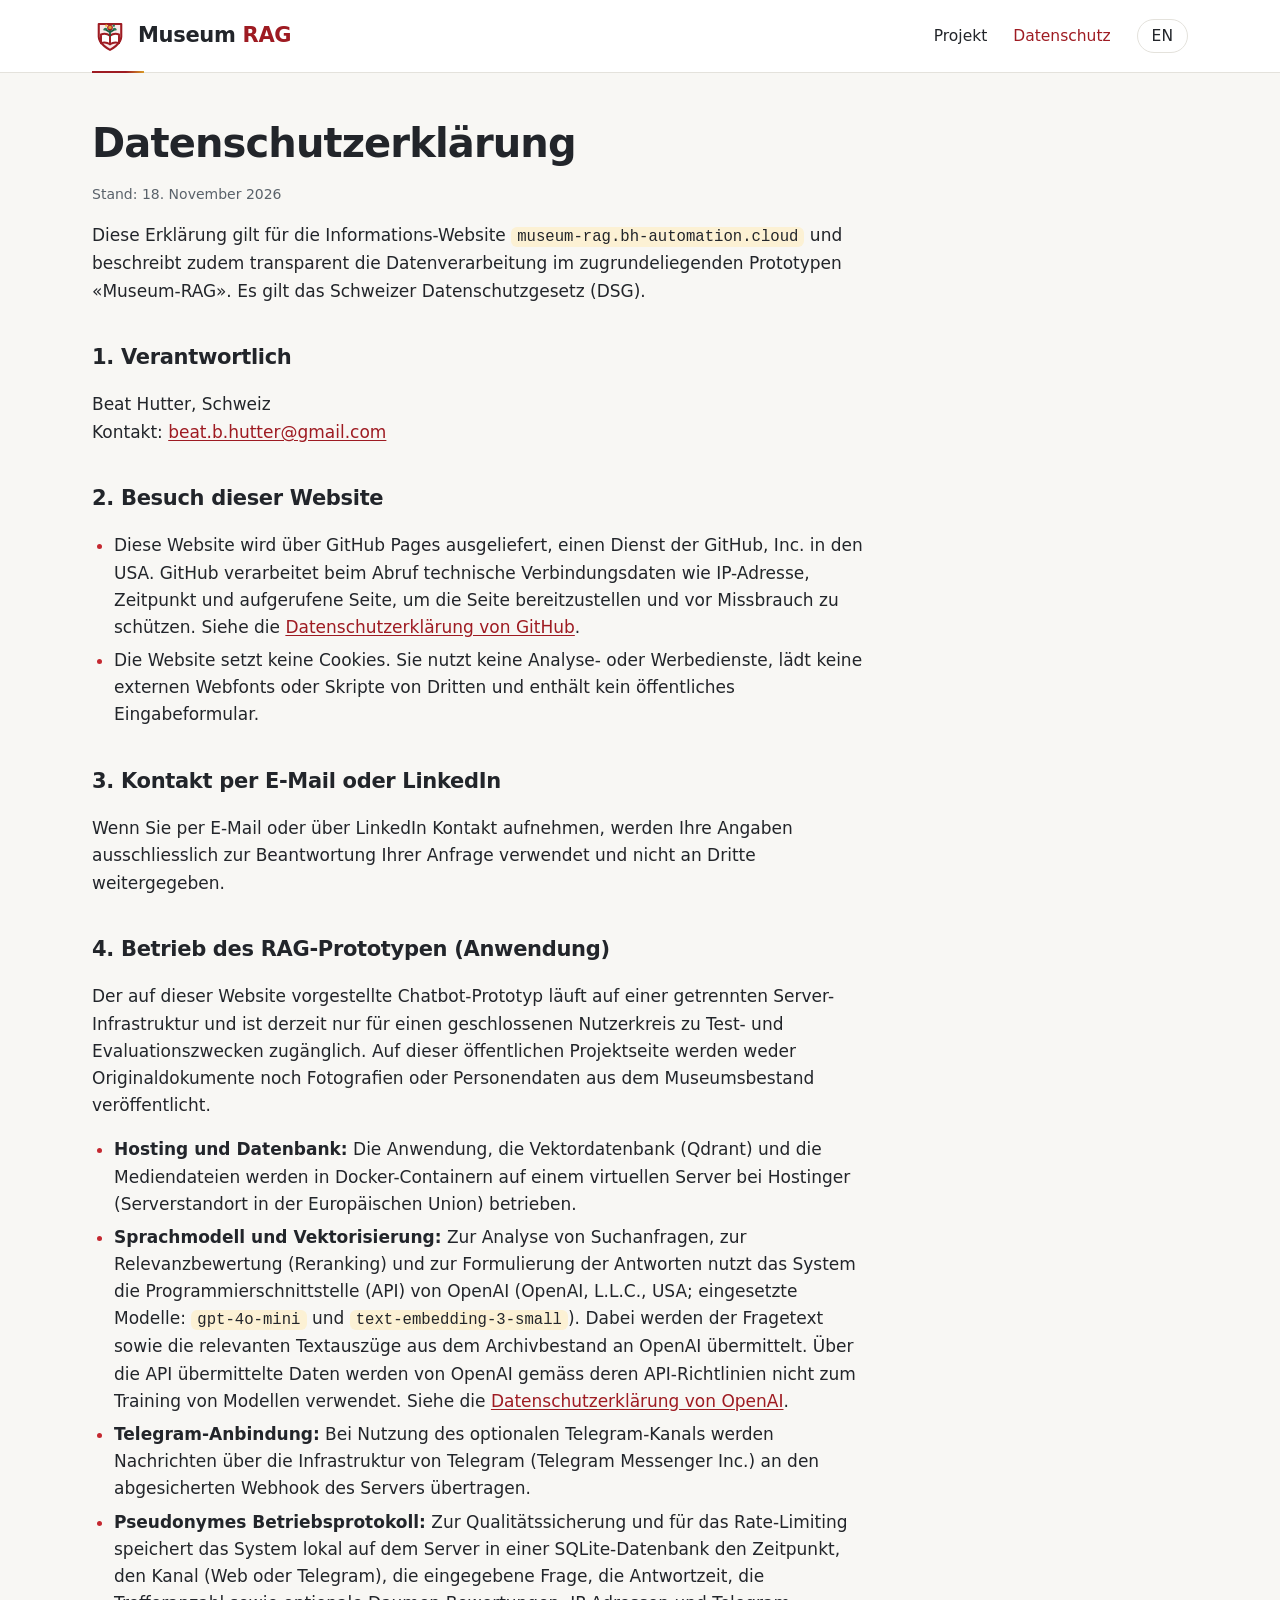
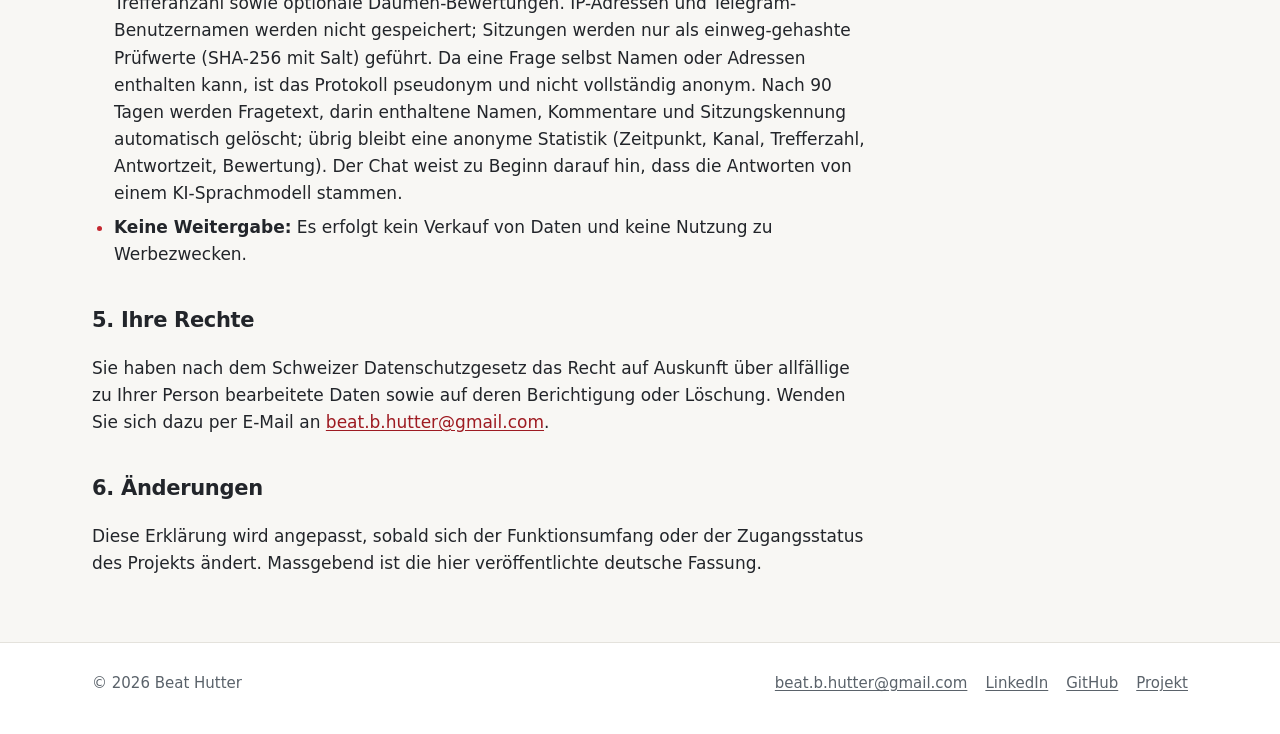
<file: docs/datenschutz.html>
<!doctype html>
<html lang="de">
<head>
  <meta charset="utf-8">
  <meta name="viewport" content="width=device-width, initial-scale=1">
  <title>Datenschutz – Museum-RAG</title>
  <meta name="description" content="Datenschutzerklärung der Projektseite Museum-RAG von Beat Hutter.">
  <link rel="alternate" hreflang="en" href="en/privacy.html">
  <link rel="stylesheet" href="style.css">
  <link rel="icon" href="assets/logo-rag.svg" type="image/svg+xml">
</head>
<body>
<header class="top">
  <div class="wrap">
    <a class="brand" href="./"><img src="assets/logo-rag.svg" alt="" width="36" height="36"><span>Museum <span class="wm-ai">RAG</span></span></a>
    <nav class="top-nav" aria-label="Hauptnavigation">
      <a href="./">Projekt</a>
      <a href="datenschutz.html" aria-current="page">Datenschutz</a>
      <a class="lang" href="en/privacy.html" hreflang="en" lang="en">EN</a>
    </nav>
  </div>
</header>

<main class="wrap">
  <article class="prose">
    <h1>Datenschutzerklärung</h1>
    <p class="small">Stand: 18. November 2026</p>

    <p>Diese Erklärung gilt für die Informations-Website <code>museum-rag.bh-automation.cloud</code> und beschreibt zudem transparent die Datenverarbeitung im zugrundeliegenden Prototypen «Museum-RAG». Es gilt das Schweizer Datenschutzgesetz (DSG).</p>

    <h2>1. Verantwortlich</h2>
    <p>Beat Hutter, Schweiz<br>
      Kontakt: <a href="mailto:beat.b.hutter@gmail.com">beat.b.hutter@gmail.com</a></p>

    <h2>2. Besuch dieser Website</h2>
    <ul>
      <li>Diese Website wird über GitHub Pages ausgeliefert, einen Dienst der GitHub, Inc. in den USA. GitHub verarbeitet beim Abruf technische Verbindungsdaten wie IP-Adresse, Zeitpunkt und aufgerufene Seite, um die Seite bereitzustellen und vor Missbrauch zu schützen. Siehe die <a href="https://docs.github.com/de/site-policy/privacy-policies/github-general-privacy-statement" target="_blank" rel="noopener">Datenschutzerklärung von GitHub</a>.</li>
      <li>Die Website setzt keine Cookies. Sie nutzt keine Analyse- oder Werbedienste, lädt keine externen Webfonts oder Skripte von Dritten und enthält kein öffentliches Eingabeformular.</li>
    </ul>

    <h2>3. Kontakt per E-Mail oder LinkedIn</h2>
    <p>Wenn Sie per E-Mail oder über LinkedIn Kontakt aufnehmen, werden Ihre Angaben ausschliesslich zur Beantwortung Ihrer Anfrage verwendet und nicht an Dritte weitergegeben.</p>

    <h2>4. Betrieb des RAG-Prototypen (Anwendung)</h2>
    <p>Der auf dieser Website vorgestellte Chatbot-Prototyp läuft auf einer getrennten Server-Infrastruktur und ist derzeit nur für einen geschlossenen Nutzerkreis zu Test- und Evaluationszwecken zugänglich. Auf dieser öffentlichen Projektseite werden weder Originaldokumente noch Fotografien oder Personendaten aus dem Museumsbestand veröffentlicht.</p>
    <ul>
      <li><strong>Hosting und Datenbank:</strong> Die Anwendung, die Vektordatenbank (Qdrant) und die Mediendateien werden in Docker-Containern auf einem virtuellen Server bei Hostinger (Serverstandort in der Europäischen Union) betrieben.</li>
      <li><strong>Sprachmodell und Vektorisierung:</strong> Zur Analyse von Suchanfragen, zur Relevanzbewertung (Reranking) und zur Formulierung der Antworten nutzt das System die Programmierschnittstelle (API) von OpenAI (OpenAI, L.L.C., USA; eingesetzte Modelle: <code>gpt-4o-mini</code> und <code>text-embedding-3-small</code>). Dabei werden der Fragetext sowie die relevanten Textauszüge aus dem Archivbestand an OpenAI übermittelt. Über die API übermittelte Daten werden von OpenAI gemäss deren API-Richtlinien nicht zum Training von Modellen verwendet. Siehe die <a href="https://openai.com/policies/privacy-policy" target="_blank" rel="noopener">Datenschutzerklärung von OpenAI</a>.</li>
      <li><strong>Telegram-Anbindung:</strong> Bei Nutzung des optionalen Telegram-Kanals werden Nachrichten über die Infrastruktur von Telegram (Telegram Messenger Inc.) an den abgesicherten Webhook des Servers übertragen.</li>
      <li><strong>Pseudonymes Betriebsprotokoll:</strong> Zur Qualitätssicherung und für das Rate-Limiting speichert das System lokal auf dem Server in einer SQLite-Datenbank den Zeitpunkt, den Kanal (Web oder Telegram), die eingegebene Frage, die Antwortzeit, die Trefferanzahl sowie optionale Daumen-Bewertungen. IP-Adressen und Telegram-Benutzernamen werden nicht gespeichert; Sitzungen werden nur als einweg-gehashte Prüfwerte (SHA-256 mit Salt) geführt. Da eine Frage selbst Namen oder Adressen enthalten kann, ist das Protokoll pseudonym und nicht vollständig anonym. Nach 90 Tagen werden Fragetext, darin enthaltene Namen, Kommentare und Sitzungskennung automatisch gelöscht; übrig bleibt eine anonyme Statistik (Zeitpunkt, Kanal, Trefferzahl, Antwortzeit, Bewertung). Der Chat weist zu Beginn darauf hin, dass die Antworten von einem KI-Sprachmodell stammen.</li>
      <li><strong>Keine Weitergabe:</strong> Es erfolgt kein Verkauf von Daten und keine Nutzung zu Werbezwecken.</li>
    </ul>

    <h2>5. Ihre Rechte</h2>
    <p>Sie haben nach dem Schweizer Datenschutzgesetz das Recht auf Auskunft über allfällige zu Ihrer Person bearbeitete Daten sowie auf deren Berichtigung oder Löschung. Wenden Sie sich dazu per E-Mail an <a href="mailto:beat.b.hutter@gmail.com">beat.b.hutter@gmail.com</a>.</p>

    <h2>6. Änderungen</h2>
    <p>Diese Erklärung wird angepasst, sobald sich der Funktionsumfang oder der Zugangsstatus des Projekts ändert. Massgebend ist die hier veröffentlichte deutsche Fassung.</p>
  </article>
</main>

<footer class="bottom">
  <div class="wrap">
    <span>© 2026 Beat Hutter</span>
    <nav aria-label="Fusszeile">
      <a href="mailto:beat.b.hutter@gmail.com">beat.b.hutter@gmail.com</a>
      <a href="https://www.linkedin.com/in/beat-hutter-2687414b/" target="_blank" rel="noopener">LinkedIn</a>
      <a href="https://github.com/BeatHutter/museum-hybrid-rag" target="_blank" rel="noopener">GitHub</a>
      <a href="./">Projekt</a>
    </nav>
  </div>
</footer>
</body>
</html>
</file>
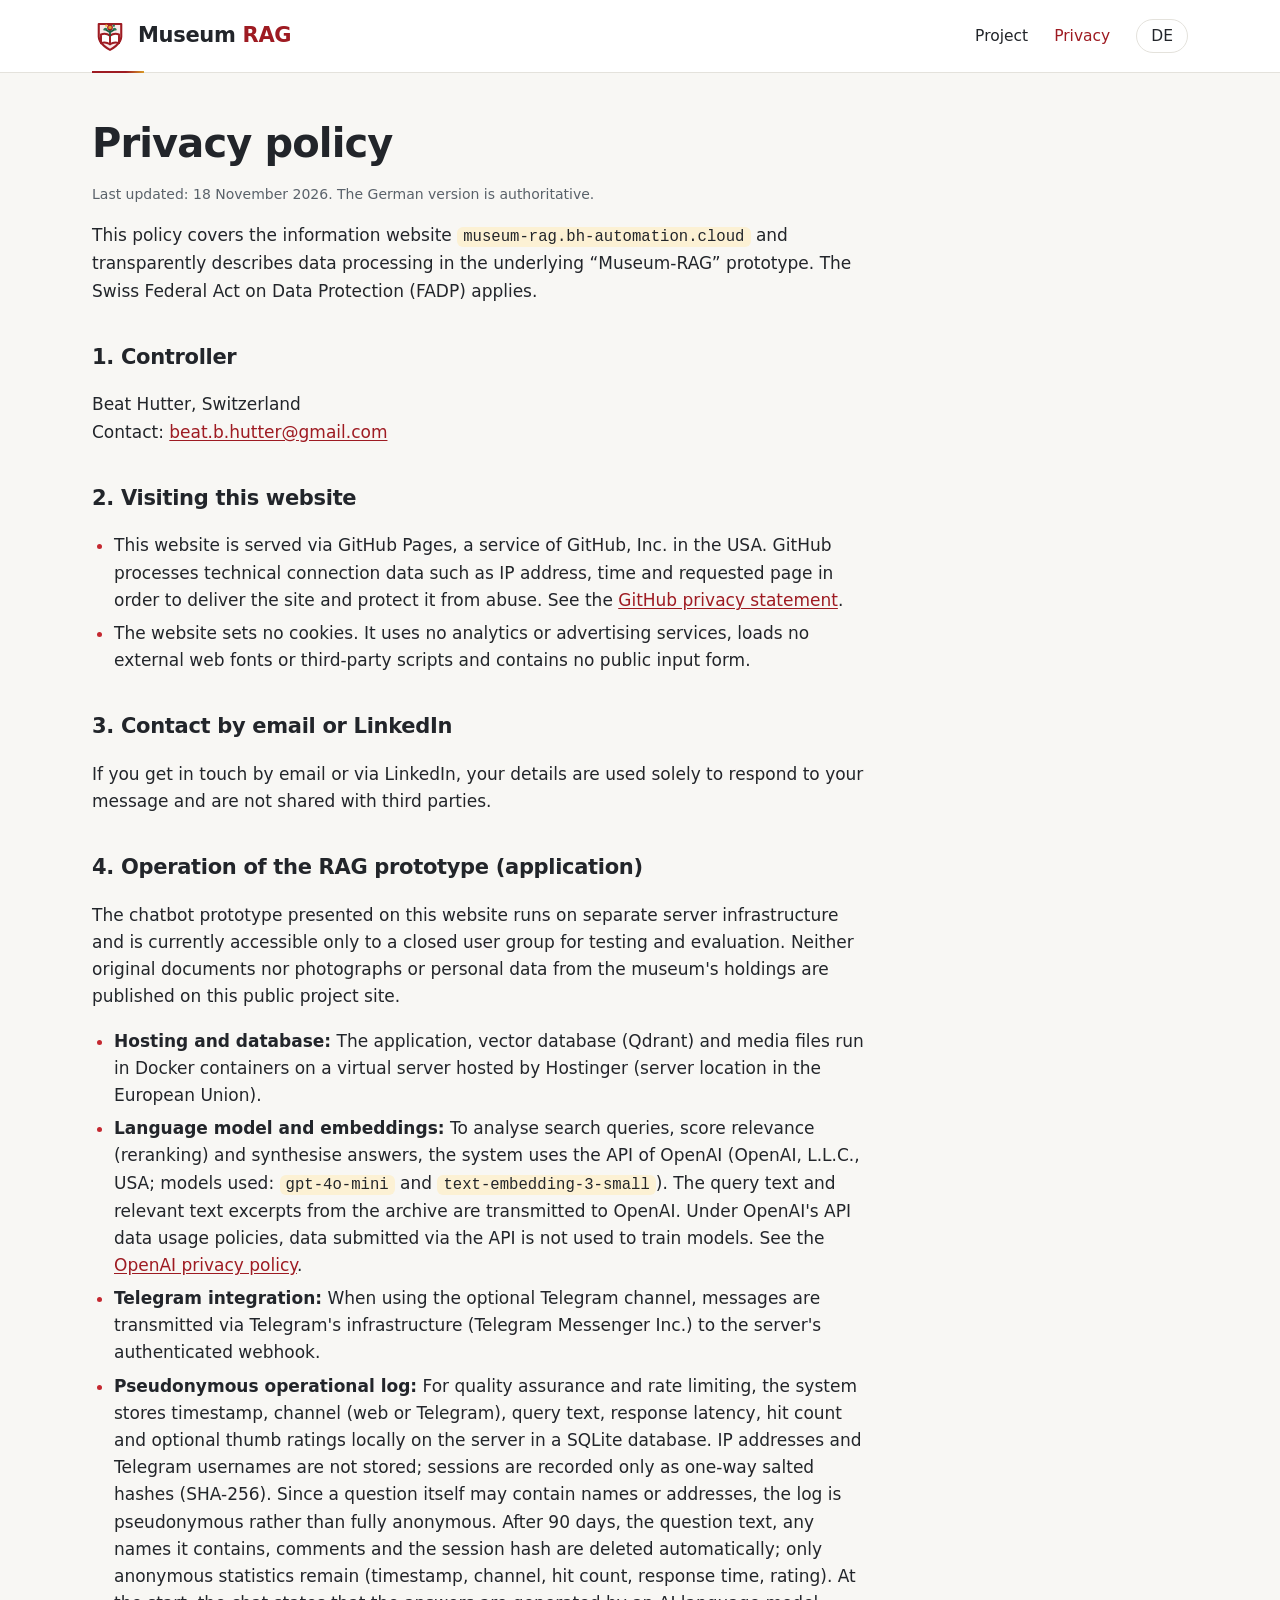
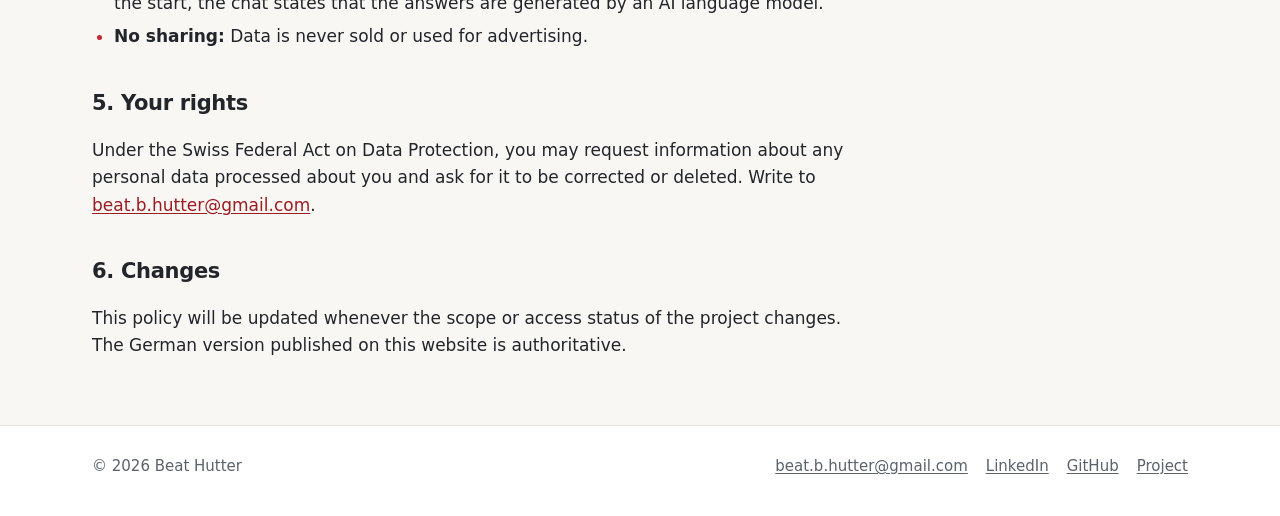
<file: docs/en/privacy.html>
<!doctype html>
<html lang="en">
<head>
  <meta charset="utf-8">
  <meta name="viewport" content="width=device-width, initial-scale=1">
  <title>Privacy – Museum-RAG</title>
  <meta name="description" content="Privacy policy of the Museum-RAG project website by Beat Hutter.">
  <link rel="alternate" hreflang="de" href="../datenschutz.html">
  <link rel="stylesheet" href="../style.css">
  <link rel="icon" href="../assets/logo-rag.svg" type="image/svg+xml">
</head>
<body>
<header class="top">
  <div class="wrap">
    <a class="brand" href="./"><img src="../assets/logo-rag.svg" alt="" width="36" height="36"><span>Museum <span class="wm-ai">RAG</span></span></a>
    <nav class="top-nav" aria-label="Main navigation">
      <a href="./">Project</a>
      <a href="privacy.html" aria-current="page">Privacy</a>
      <a class="lang" href="../datenschutz.html" hreflang="de" lang="de">DE</a>
    </nav>
  </div>
</header>

<main class="wrap">
  <article class="prose">
    <h1>Privacy policy</h1>
    <p class="small">Last updated: 18 November 2026. The German version is authoritative.</p>

    <p>This policy covers the information website <code>museum-rag.bh-automation.cloud</code> and transparently describes data processing in the underlying “Museum-RAG” prototype. The Swiss Federal Act on Data Protection (FADP) applies.</p>

    <h2>1. Controller</h2>
    <p>Beat Hutter, Switzerland<br>
      Contact: <a href="mailto:beat.b.hutter@gmail.com">beat.b.hutter@gmail.com</a></p>

    <h2>2. Visiting this website</h2>
    <ul>
      <li>This website is served via GitHub Pages, a service of GitHub, Inc. in the USA. GitHub processes technical connection data such as IP address, time and requested page in order to deliver the site and protect it from abuse. See the <a href="https://docs.github.com/en/site-policy/privacy-policies/github-general-privacy-statement" target="_blank" rel="noopener">GitHub privacy statement</a>.</li>
      <li>The website sets no cookies. It uses no analytics or advertising services, loads no external web fonts or third-party scripts and contains no public input form.</li>
    </ul>

    <h2>3. Contact by email or LinkedIn</h2>
    <p>If you get in touch by email or via LinkedIn, your details are used solely to respond to your message and are not shared with third parties.</p>

    <h2>4. Operation of the RAG prototype (application)</h2>
    <p>The chatbot prototype presented on this website runs on separate server infrastructure and is currently accessible only to a closed user group for testing and evaluation. Neither original documents nor photographs or personal data from the museum's holdings are published on this public project site.</p>
    <ul>
      <li><strong>Hosting and database:</strong> The application, vector database (Qdrant) and media files run in Docker containers on a virtual server hosted by Hostinger (server location in the European Union).</li>
      <li><strong>Language model and embeddings:</strong> To analyse search queries, score relevance (reranking) and synthesise answers, the system uses the API of OpenAI (OpenAI, L.L.C., USA; models used: <code>gpt-4o-mini</code> and <code>text-embedding-3-small</code>). The query text and relevant text excerpts from the archive are transmitted to OpenAI. Under OpenAI's API data usage policies, data submitted via the API is not used to train models. See the <a href="https://openai.com/policies/privacy-policy" target="_blank" rel="noopener">OpenAI privacy policy</a>.</li>
      <li><strong>Telegram integration:</strong> When using the optional Telegram channel, messages are transmitted via Telegram's infrastructure (Telegram Messenger Inc.) to the server's authenticated webhook.</li>
      <li><strong>Pseudonymous operational log:</strong> For quality assurance and rate limiting, the system stores timestamp, channel (web or Telegram), query text, response latency, hit count and optional thumb ratings locally on the server in a SQLite database. IP addresses and Telegram usernames are not stored; sessions are recorded only as one-way salted hashes (SHA-256). Since a question itself may contain names or addresses, the log is pseudonymous rather than fully anonymous. After 90 days, the question text, any names it contains, comments and the session hash are deleted automatically; only anonymous statistics remain (timestamp, channel, hit count, response time, rating). At the start, the chat states that the answers are generated by an AI language model.</li>
      <li><strong>No sharing:</strong> Data is never sold or used for advertising.</li>
    </ul>

    <h2>5. Your rights</h2>
    <p>Under the Swiss Federal Act on Data Protection, you may request information about any personal data processed about you and ask for it to be corrected or deleted. Write to <a href="mailto:beat.b.hutter@gmail.com">beat.b.hutter@gmail.com</a>.</p>

    <h2>6. Changes</h2>
    <p>This policy will be updated whenever the scope or access status of the project changes. The German version published on this website is authoritative.</p>
  </article>
</main>

<footer class="bottom">
  <div class="wrap">
    <span>© 2026 Beat Hutter</span>
    <nav aria-label="Footer">
      <a href="mailto:beat.b.hutter@gmail.com">beat.b.hutter@gmail.com</a>
      <a href="https://www.linkedin.com/in/beat-hutter-2687414b/" target="_blank" rel="noopener">LinkedIn</a>
      <a href="https://github.com/BeatHutter/museum-hybrid-rag" target="_blank" rel="noopener">GitHub</a>
      <a href="./">Project</a>
    </nav>
  </div>
</footer>
</body>
</html>
</file>
<file: docs/style.css>
/* Museum-RAG – gemeinsame Gestaltung nach Vorbild Enterprise AI Lab (Variante A: hell, ruhig, illustrativ).
   Farbschema inspiriert vom historischen Wappen und Museumsgebäude:
   Wappenrot (Primär), Laden-/Blattgrün (Sekundär / In Betrieb), Goldgelb (Akzent), Kalkweiss (Hintergrund).
   Keine externen Schriften oder Skripte (Datenschutz). */
:root {
  /* Wappenrot (Primärakzent: Logo, Hauptbuttons, Fokus, Governance) */
  --red-900: #7a1218;
  --red-800: #9e1b22;
  --red-600: #c42830;
  --red-400: #de646a;
  --red-200: #f2c6c8;
  --red-100: #fae8e9;
  --red-50:  #fdf5f5;

  /* Laden- & Blattgrün (Sekundärakzent: aktive Systembausteine, Säulen, Status «in Betrieb») */
  --green-900: #12422f;
  --green-800: #1b5e43;
  --green-600: #287a58;
  --green-400: #52a380;
  --green-200: #c2e5d5;
  --green-100: #e6f4ed;
  --green-50:  #f2f9f5;

  /* Wappengold / Gelb (Warmer Akzent: Hinweise, Highlights) */
  --gold-700: #9a670c;
  --gold-500: #d99b26;
  --gold-200: #f5dda4;
  --gold-100: #fcf1d4;
  --gold-50:  #fefaf0;

  /* Neutral (Kalkweiss / Sandstein / Schiefer) */
  --bg: #f8f7f4;
  --surface: #ffffff;
  --fg: #22252a;
  --muted: #5a626a;
  --border: #e4e2dc;

  /* Rollen */
  --accent: var(--red-800);
  --accent-soft: var(--red-100);
  --shadow: 0 1px 2px rgba(34, 37, 42, .05), 0 6px 20px rgba(34, 37, 42, .05);
  --shadow-hover: 0 2px 4px rgba(158, 27, 34, .06), 0 10px 28px rgba(158, 27, 34, .10);
  color-scheme: light;
}

*, *::before, *::after { box-sizing: border-box; }
html { -webkit-text-size-adjust: 100%; scroll-behavior: smooth; }
body {
  margin: 0;
  background: var(--bg);
  color: var(--fg);
  font: 17px/1.6 system-ui, -apple-system, "Segoe UI", Roboto, "Helvetica Neue", Arial, sans-serif;
}
a { color: var(--accent); text-underline-offset: 2px; }
a:hover { text-decoration-thickness: 2px; }
img { max-width: 100%; height: auto; }
.wrap { max-width: 1160px; margin: 0 auto; padding: 0 16px; }
@media (min-width: 760px) { .wrap { padding: 0 32px; } }

/* ---------- Kopfzeile ---------- */
header.top { border-bottom: 1px solid var(--border); background: var(--surface); position: relative; }
header.top .wrap { display: flex; align-items: center; justify-content: space-between; gap: 12px; min-height: 72px; }
.brand {
  font-weight: 700; font-size: 21px; letter-spacing: -.015em; color: var(--fg); text-decoration: none;
  display: flex; align-items: center; gap: 10px; position: relative; align-self: stretch; white-space: nowrap;
}
.brand img { width: 36px; height: 36px; display: block; }
.brand .wm-ai { color: var(--red-800); }
/* kurzer farbiger Akzentstrich unter dem Logo, auf der Trennlinie */
.brand::after {
  content: ""; position: absolute; left: 0; bottom: -1px; width: 52px; height: 2px;
  background: linear-gradient(90deg, var(--red-800) 0%, var(--red-800) 65%, var(--gold-500) 100%);
}
nav.top-nav { display: flex; gap: 26px; align-items: center; font-size: 15.5px; }
nav.top-nav a { color: var(--fg); text-decoration: none; transition: color .2s ease; }
nav.top-nav a:hover, nav.top-nav a[aria-current="page"] { color: var(--red-800); }
.lang {
  border: 1px solid var(--border); border-radius: 999px; padding: 4px 14px; background: var(--surface);
  transition: border-color .2s ease;
}
.lang:hover { border-color: var(--red-600); }

/* ---------- Einstieg (Hero) ---------- */
/* Masse wie beim Enterprise AI Lab, damit beide Seiten aus einem Guss wirken */
.hero { padding: 36px 0 40px; }
.hero-grid { display: grid; grid-template-columns: minmax(0, 1.15fr) minmax(0, 1fr); gap: 24px; align-items: center; }
.hero-text { position: relative; z-index: 1; }
.eyebrow { color: var(--red-800); font-weight: 700; font-size: 14px; letter-spacing: .12em; text-transform: uppercase; margin: 0 0 12px; }
h1 { font-size: clamp(30px, 3.4vw, 44px); line-height: 1.1; letter-spacing: -.022em; margin: 0 0 18px; font-weight: 800; max-width: 22ch; }
.subline { font-size: clamp(18px, 1.7vw, 21px); line-height: 1.4; font-weight: 600; color: var(--red-800); max-width: 48ch; margin: -6px 0 18px; }
.lead { font-size: clamp(17px, 1.5vw, 18.5px); color: #3d454b; max-width: 54ch; margin: 0 0 14px; }
.hero-text .lead:last-of-type { margin-bottom: 24px; }
.hero-art { margin: 0 -24px 0 -40px; position: relative; }
.hero-art img {
  display: block; width: 100%; height: auto;
  /* weicher Übergang in den hellen Hintergrund an allen vier Rändern */
  -webkit-mask-image: linear-gradient(to right, transparent 0, #000 16%, #000 90%, transparent 100%),
                      linear-gradient(to bottom, transparent 0, #000 12%, #000 84%, transparent 100%);
  -webkit-mask-composite: source-in;
          mask-image: linear-gradient(to right, transparent 0, #000 16%, #000 90%, transparent 100%),
                      linear-gradient(to bottom, transparent 0, #000 12%, #000 84%, transparent 100%);
          mask-composite: intersect;
}
.actions { display: flex; flex-wrap: wrap; gap: 12px; }
.btn {
  display: inline-flex; align-items: center; gap: 9px; padding: 12px 18px; border-radius: 10px;
  font-weight: 600; font-size: 15.5px; white-space: nowrap; text-decoration: none; border: 1px solid var(--border);
  background: var(--surface); color: var(--fg); box-shadow: var(--shadow);
  transition: transform .2s ease, box-shadow .2s ease, background-color .2s ease;
}
.btn svg { width: 20px; height: 20px; flex: none; }
/* Beide Buttons (LinkedIn, GitHub) weiss mit feinem Rand, Farbe nur im LinkedIn-Logo (wie beim Lab) */
.btn.primary, .btn.soft { background: var(--surface); border-color: var(--border); color: var(--fg); }
.btn.primary:hover, .btn.soft:hover { background: var(--red-50); border-color: var(--red-200); }
.btn:hover { text-decoration: none; transform: translateY(-1px); box-shadow: var(--shadow-hover); }
.btn .in { color: var(--red-800); }

/* Hinweis-Kasten mit warmem Goldgelb-Akzent */
.notice {
  margin: 20px 0 0; padding: 14px 18px; border-radius: 12px; font-size: 15px;
  background: var(--gold-50); border: 1px solid var(--gold-200); border-left: 3px solid var(--gold-500);
}

/* Kennzahlen unter dem Einstieg */
.kpis { display: grid; grid-template-columns: repeat(4, 1fr); gap: 28px; margin-top: 28px; }
.kpi { border-left: 2px solid var(--green-600); padding: 2px 0 2px 18px; }
.kpi strong { display: block; font-size: 28px; line-height: 1.15; letter-spacing: -.02em; color: var(--red-800); font-weight: 800; }
.kpi span { display: block; color: var(--muted); font-size: 15px; line-height: 1.45; margin-top: 4px; }
.kpis + .notice { margin-top: 28px; }

/* Vier Säulen unter dem Einstieg (nur noch auf der englischen Seite in Gebrauch) */
.pillars { display: grid; grid-template-columns: repeat(4, 1fr); gap: 28px; margin-top: 52px; }
.pillar { border-left: 2px solid var(--green-600); padding: 2px 0 2px 18px; }
.pillar svg { width: 26px; height: 26px; color: var(--red-800); display: block; margin-bottom: 10px; }
.pillar strong { display: block; font-size: 17px; letter-spacing: -.005em; }
.pillar span { color: var(--muted); font-size: 15px; }

/* Fussnote zum Stand der Angaben */
.asof { margin: 12px 0 0; font-size: 14px; color: var(--muted); }
.facts .asof { margin-top: 14px; }

/* ---------- Abschnitte ---------- */
section { padding: 48px 0; }
section + section { border-top: 1px solid var(--border); }
h2 { font-size: clamp(24px, 3vw, 32px); letter-spacing: -.015em; margin: 0 0 8px; }
.section-lead { color: var(--muted); margin: 0 0 26px; }
h3 { font-size: 18px; margin: 0 0 6px; }

.grid { display: grid; grid-template-columns: repeat(3, 1fr); gap: 18px; }
.grid.two { grid-template-columns: repeat(2, 1fr); }
.card {
  background: var(--surface); border: 1px solid var(--border); border-radius: 14px;
  padding: 22px; box-shadow: var(--shadow); transition: box-shadow .25s ease, border-color .25s ease;
}
.card:hover { box-shadow: var(--shadow-hover); border-color: var(--red-200); }
.card p { margin: 0; color: var(--muted); font-size: 16px; }
.tag {
  display: inline-block; font-size: 12px; font-weight: 700; letter-spacing: .05em; text-transform: uppercase;
  color: var(--green-800); background: var(--green-100); border-radius: 999px; padding: 3px 10px; margin-bottom: 10px;
}

.principles { list-style: none; padding: 0; margin: 0; display: grid; gap: 14px; counter-reset: p; }
.principles li {
  counter-increment: p; display: grid; grid-template-columns: 38px 1fr; gap: 16px;
  background: var(--surface); border: 1px solid var(--border); border-radius: 14px; padding: 18px 20px;
}
.principles li::before {
  content: counter(p); width: 38px; height: 38px; border-radius: 50%;
  background: var(--red-100); color: var(--red-800); font-weight: 700; display: grid; place-items: center;
}
.principles p { margin: 0; color: var(--muted); font-size: 16px; }
.small { font-size: 14px; color: var(--muted); }

/* ---------- Fall von A bis Z ---------- */
.steps { list-style: none; padding: 0; margin: 0; display: grid; gap: 12px; counter-reset: s; }
.steps li {
  counter-increment: s; display: grid; grid-template-columns: 34px 1fr; gap: 16px; align-items: start;
  background: var(--surface); border: 1px solid var(--border); border-radius: 14px; padding: 16px 20px;
}
.steps li::before {
  content: counter(s); width: 34px; height: 34px; border-radius: 50%;
  background: var(--green-800); color: #fff; font-weight: 700; display: grid; place-items: center; font-size: 15px;
}
.steps p { margin: 0; color: var(--muted); font-size: 16px; }
.steps strong { color: var(--fg); }
.facts-line { margin: 18px 0 0; color: var(--muted); font-size: 16px; }

/* ---------- Ergebnisse ---------- */
.table-wrap { background: var(--surface); border: 1px solid var(--border); border-radius: 14px; box-shadow: var(--shadow); overflow: hidden; }
table.results { width: 100%; border-collapse: collapse; font-size: 15.5px; }
.results th, .results td { text-align: left; vertical-align: top; padding: 14px 18px; border-bottom: 1px solid var(--border); }
.results thead th { background: var(--green-50); font-size: 13px; letter-spacing: .05em; text-transform: uppercase; color: var(--green-800); }
.results tbody tr:last-child td { border-bottom: 0; }
.results td:first-child { font-weight: 600; width: 18%; }
.results td:nth-child(2) { width: 42%; }
.results td:nth-child(3) { width: 22%; }
.results td { color: var(--muted); }
.results td:first-child, .results td.cost { color: var(--fg); }
.results td.cost { width: 18%; font-weight: 600; white-space: nowrap; }
.cost-cards { margin-top: 22px; }
.below-table { margin: 16px 0 0; color: var(--muted); font-size: 16px; }

/* ---------- Gelernt ---------- */
.lessons { list-style: none; padding: 0; margin: 0; display: grid; grid-template-columns: repeat(2, 1fr); gap: 14px; }
.lessons li { background: var(--surface); border: 1px solid var(--border); border-left: 3px solid var(--red-400); border-radius: 12px; padding: 16px 20px; }
.lessons strong { display: block; margin-bottom: 4px; }
.lessons span { color: var(--muted); font-size: 16px; }

/* ---------- Über mich ---------- */
.about { display: grid; grid-template-columns: minmax(0, 1.5fr) minmax(0, 1fr); gap: 32px; align-items: start; }
.about p { margin: 0 0 14px; }
.about h3 { margin-top: 26px; }
.facts dl { margin: 0; }
.facts dt { font-weight: 600; margin-top: 12px; }
.facts dt:first-child { margin-top: 0; }
.facts dd { margin: 2px 0 0; color: var(--muted); font-size: 15.5px; }
.facts h3 { margin: 0 0 12px; }

/* Erklärung der Schichten unter dem Architekturbild */
.layers-text { margin: 22px 0 28px; padding-left: 22px; color: var(--muted); font-size: 16px; }
.layers-text li { margin: 6px 0; }
.layers-text li::marker { color: var(--green-600); font-weight: 700; }
.layers-text strong { color: var(--fg); }
section[id] { scroll-margin-top: 12px; }

/* Zwischentitel innerhalb eines Abschnitts */
h3.sub { font-size: 20px; margin: 30px 0 14px; }

/* Hinweis «Über diese Seite» am Seitenende */
.page-note { padding: 28px 0; }
.page-note p { margin: 0; color: var(--muted); font-size: 15px; }

/* ---------- Weitere Projekte ---------- */
a.card.project { display: block; color: var(--fg); text-decoration: none; }
a.card.project .more { display: inline-block; margin-top: 12px; font-weight: 600; font-size: 15.5px; color: var(--red-800); }
a.card.project:hover .more { text-decoration: underline; }

/* ---------- Architekturbild (HTML statt Grafik: passt sich jeder Breite an) ---------- */
.arch { display: grid; grid-template-columns: minmax(0, 1fr) 250px; gap: 16px; }
.arch-stack { display: grid; gap: 10px; }
.layer {
  display: grid; grid-template-columns: 160px 1fr; gap: 16px; align-items: center;
  background: var(--surface); border: 1px solid var(--border); border-radius: 14px; padding: 14px 18px;
}
.layer.gov { border: 1.5px solid var(--red-400); background: linear-gradient(0deg, var(--red-50), var(--surface)); }
.layer-name { font-weight: 700; font-size: 15px; line-height: 1.3; }
.layer-name small { display: block; font-weight: 500; color: var(--muted); font-size: 13px; }
.chips { display: flex; flex-wrap: wrap; gap: 8px; }
.chip {
  font-size: 14px; padding: 5px 11px; border-radius: 8px; border: 1px solid var(--green-400);
  color: var(--fg); background: var(--green-50); white-space: nowrap;
}
.chip.plan { border: 1px dashed #9aa29f; background: transparent; color: var(--muted); }
.chip.gov { border-color: var(--red-400); background: var(--red-100); color: var(--red-900); }
.arrow { text-align: center; color: var(--green-600); font-size: 13px; line-height: 1; }
.arch-side { display: grid; gap: 10px; align-content: start; }
.side-box { background: var(--surface); border: 1px solid var(--border); border-radius: 14px; padding: 14px; }
.side-box.hitl { border: 1.5px solid var(--red-400); }
.side-box h3 { font-size: 15px; margin: 0 0 8px; }
.side-box .chips { gap: 6px; }
.side-box .chip { font-size: 13px; white-space: normal; }
.legend { display: flex; flex-wrap: wrap; gap: 14px; margin-top: 14px; font-size: 14px; color: var(--muted); align-items: center; }
.legend .chip { font-size: 12px; }

/* sehr sanftes Aufleuchten einzelner Knoten der Kontrollschicht */
@media (prefers-reduced-motion: no-preference) {
  .layer.gov .chip.gov { animation: node-glow 9s ease-in-out infinite; }
  .layer.gov .chip.gov:nth-child(2) { animation-delay: 1.8s; }
  .layer.gov .chip.gov:nth-child(3) { animation-delay: 3.6s; }
  .layer.gov .chip.gov:nth-child(4) { animation-delay: 5.4s; }
  @keyframes node-glow {
    0%, 82%, 100% { box-shadow: 0 0 0 0 rgba(217, 155, 38, 0); }
    90% { box-shadow: 0 0 0 4px rgba(217, 155, 38, .32); }
  }
}

/* ---------- Roadmap ---------- */
.roadmap { display: grid; grid-template-columns: repeat(4, 1fr); gap: 16px; }
.phase { background: var(--surface); border: 1px solid var(--border); border-radius: 14px; padding: 20px; }
.phase.now { border: 2px solid var(--green-800); }
.phase h3 { margin-bottom: 2px; }
.phase .when { font-size: 13px; color: var(--muted); margin-bottom: 12px; }
.phase ul { margin: 0; padding-left: 18px; color: var(--muted); font-size: 15px; }
.phase li { margin: 6px 0; }
.phase li::marker { color: var(--red-600); }
.phase.now li::marker { color: var(--green-600); }
.phase li strong { color: var(--fg); font-weight: 600; }

/* ---------- Stack ---------- */
.stack { display: grid; grid-template-columns: repeat(2, 1fr); gap: 18px; }
.stack dl { margin: 0; }
.stack dt { font-weight: 600; margin-top: 12px; }
.stack dt:first-child { margin-top: 0; }
.stack dd { margin: 2px 0 0; color: var(--muted); font-size: 15px; }

/* ---------- Textseiten (Datenschutz) ---------- */
.prose { padding: 48px 0 24px; max-width: 72ch; }
.prose h1 { max-width: none; font-size: clamp(28px, 4vw, 40px); }
.prose h2 { font-size: 21px; margin-top: 36px; }
.prose ul { padding-left: 22px; }
.prose li { margin: 6px 0; }
.prose li::marker { color: var(--red-600); }
.prose code { font-size: .92em; background: var(--gold-100); padding: 1px 6px; border-radius: 6px; overflow-wrap: anywhere; }

/* ---------- Fusszeile ---------- */
footer.bottom { border-top: 1px solid var(--border); margin-top: 24px; padding: 28px 0 40px; font-size: 15px; color: var(--muted); background: var(--surface); }
footer.bottom .wrap { display: flex; flex-wrap: wrap; justify-content: space-between; gap: 12px 24px; }
footer.bottom nav { display: flex; flex-wrap: wrap; gap: 8px 18px; }
footer.bottom a { color: var(--muted); }
footer.bottom a:hover { color: var(--red-800); }

/* ---------- Bewegung nur, wenn erwünscht ---------- */
@media (prefers-reduced-motion: reduce) {
  html { scroll-behavior: auto; }
  *, *::before, *::after { transition: none !important; animation: none !important; }
}

/* Desktop: Button-Reihe bleibt einzeilig und darf in den (weich auslaufenden) Bildbereich ragen */
@media (min-width: 961px) {
  .actions { flex-wrap: nowrap; width: max-content; }
}

/* ---------- Tablet und Smartphone ---------- */
@media (max-width: 960px) {
  .hero-grid { grid-template-columns: 1fr; gap: 8px; }
  .hero-art { order: 2; max-width: 720px; margin: 0 auto; width: 100%; }
  h1 { max-width: 16ch; }
  .arch { grid-template-columns: 1fr; }
  .roadmap { grid-template-columns: repeat(2, 1fr); }
  .pillars, .kpis { grid-template-columns: repeat(2, 1fr); row-gap: 26px; }
  .about { grid-template-columns: 1fr; }
}
@media (max-width: 760px) {
  .grid, .grid.two { grid-template-columns: 1fr; }
  .hero { padding: 40px 0 32px; }
  nav.top-nav { gap: 14px; font-size: 15px; }
  nav.top-nav .hide-sm { display: none; }
  .brand { font-size: 16px; gap: 8px; }
  nav.top-nav { gap: 12px; font-size: 14px; }
  .lang { padding: 3px 10px; }
  .brand img { width: 28px; height: 28px; }
  .brand::after { width: 40px; }
  .pillars { margin-top: 36px; }
  .lessons { grid-template-columns: 1fr; }
  /* Tabelle wird zu Karten: jede Zelle mit ihrer Bezeichnung */
  .results thead { display: none; }
  .results, .results tbody, .results tr, .results td { display: block; width: 100%; }
  .results tr { border-bottom: 1px solid var(--border); padding: 10px 0; }
  .results tbody tr:last-child { border-bottom: 0; }
  .results td { border: 0; padding: 4px 18px; }
  .results td:first-child, .results td:nth-child(2), .results td:nth-child(3), .results td.cost { width: 100%; }
  .results td:first-child { font-size: 17px; }
  .results td[data-label]:not(:first-child)::before {
    content: attr(data-label); display: block; font-size: 12px; font-weight: 700; letter-spacing: .05em;
    text-transform: uppercase; color: var(--green-800); margin-top: 4px;
  }
  .results td.cost { white-space: normal; }
}
@media (max-width: 380px) {
  .brand { font-size: 15px; }
  .brand img { width: 24px; height: 24px; }
}
@media (max-width: 560px) {
  .layer { grid-template-columns: 1fr; gap: 8px; }
  .roadmap, .stack, .pillars, .kpis { grid-template-columns: 1fr; }
  .kpis { gap: 18px; }
  .chip { white-space: normal; }
  .btn { width: 100%; justify-content: center; }
}
</file>
